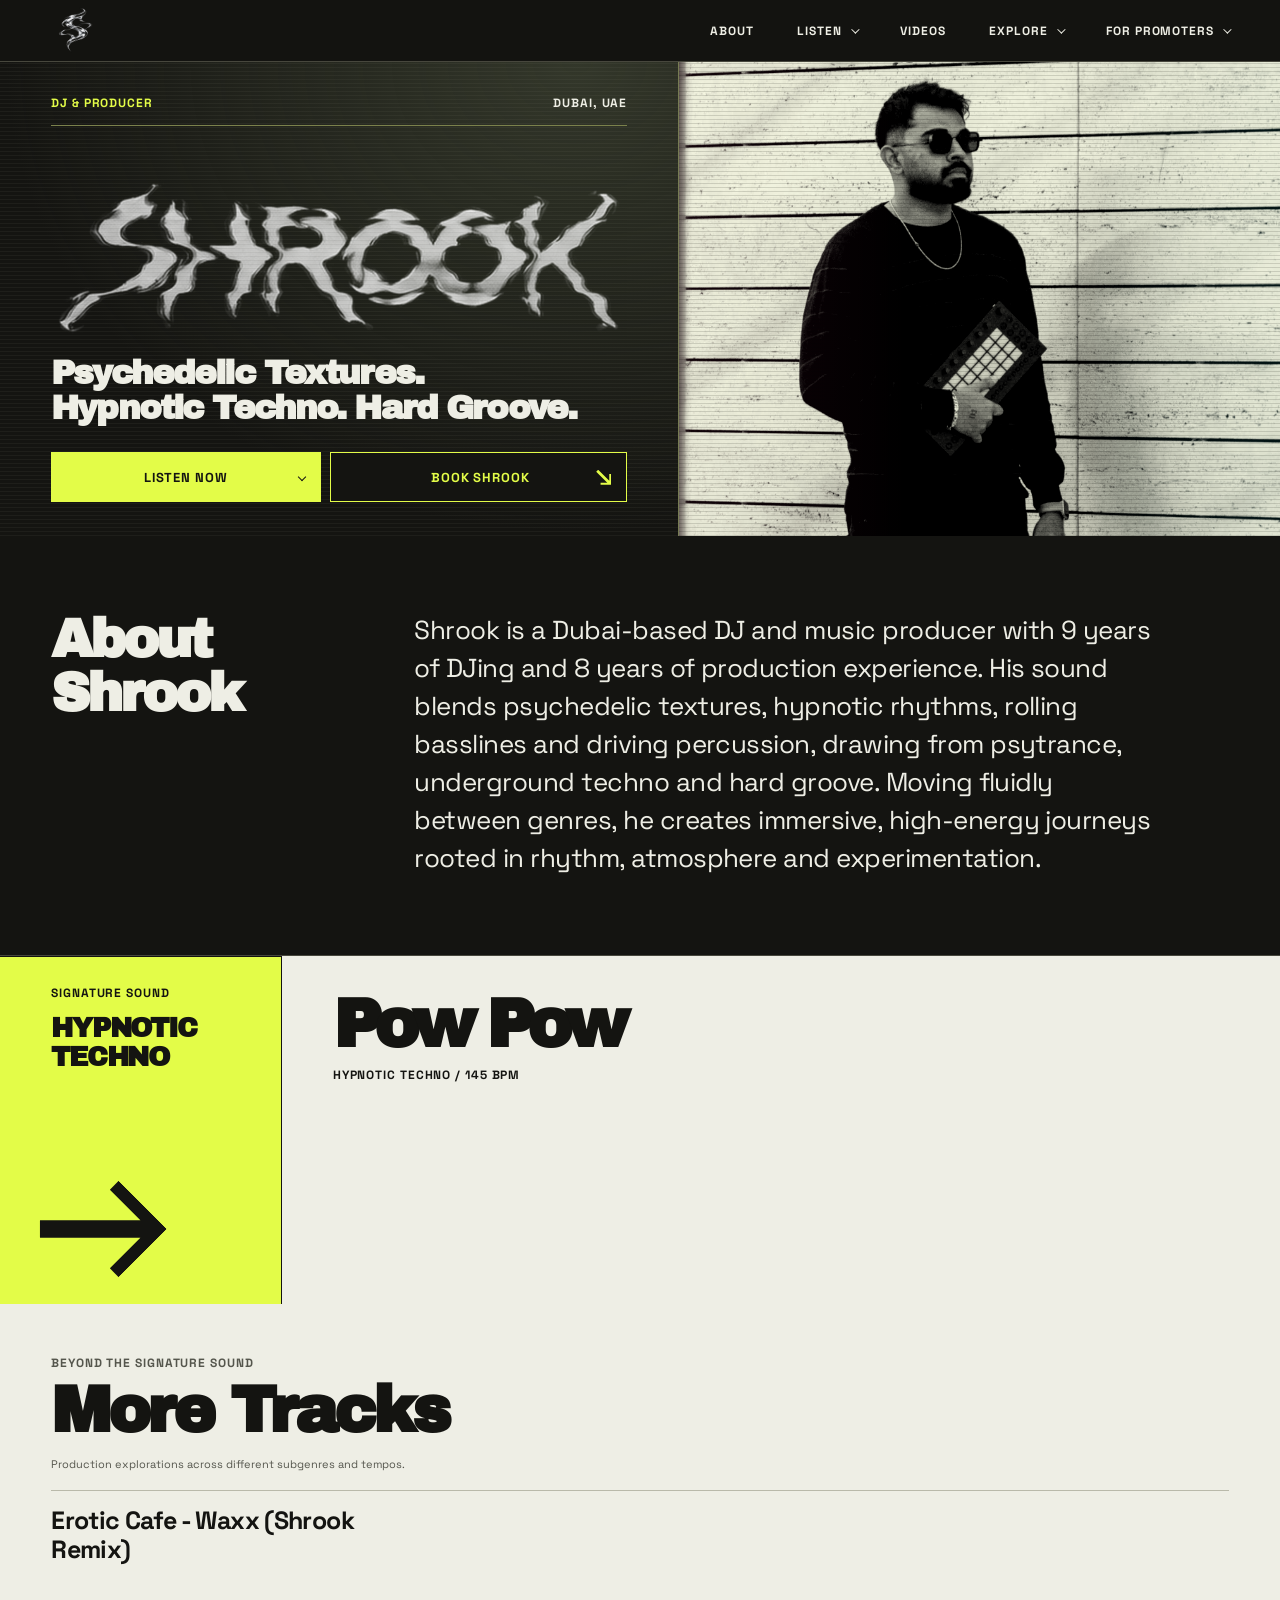
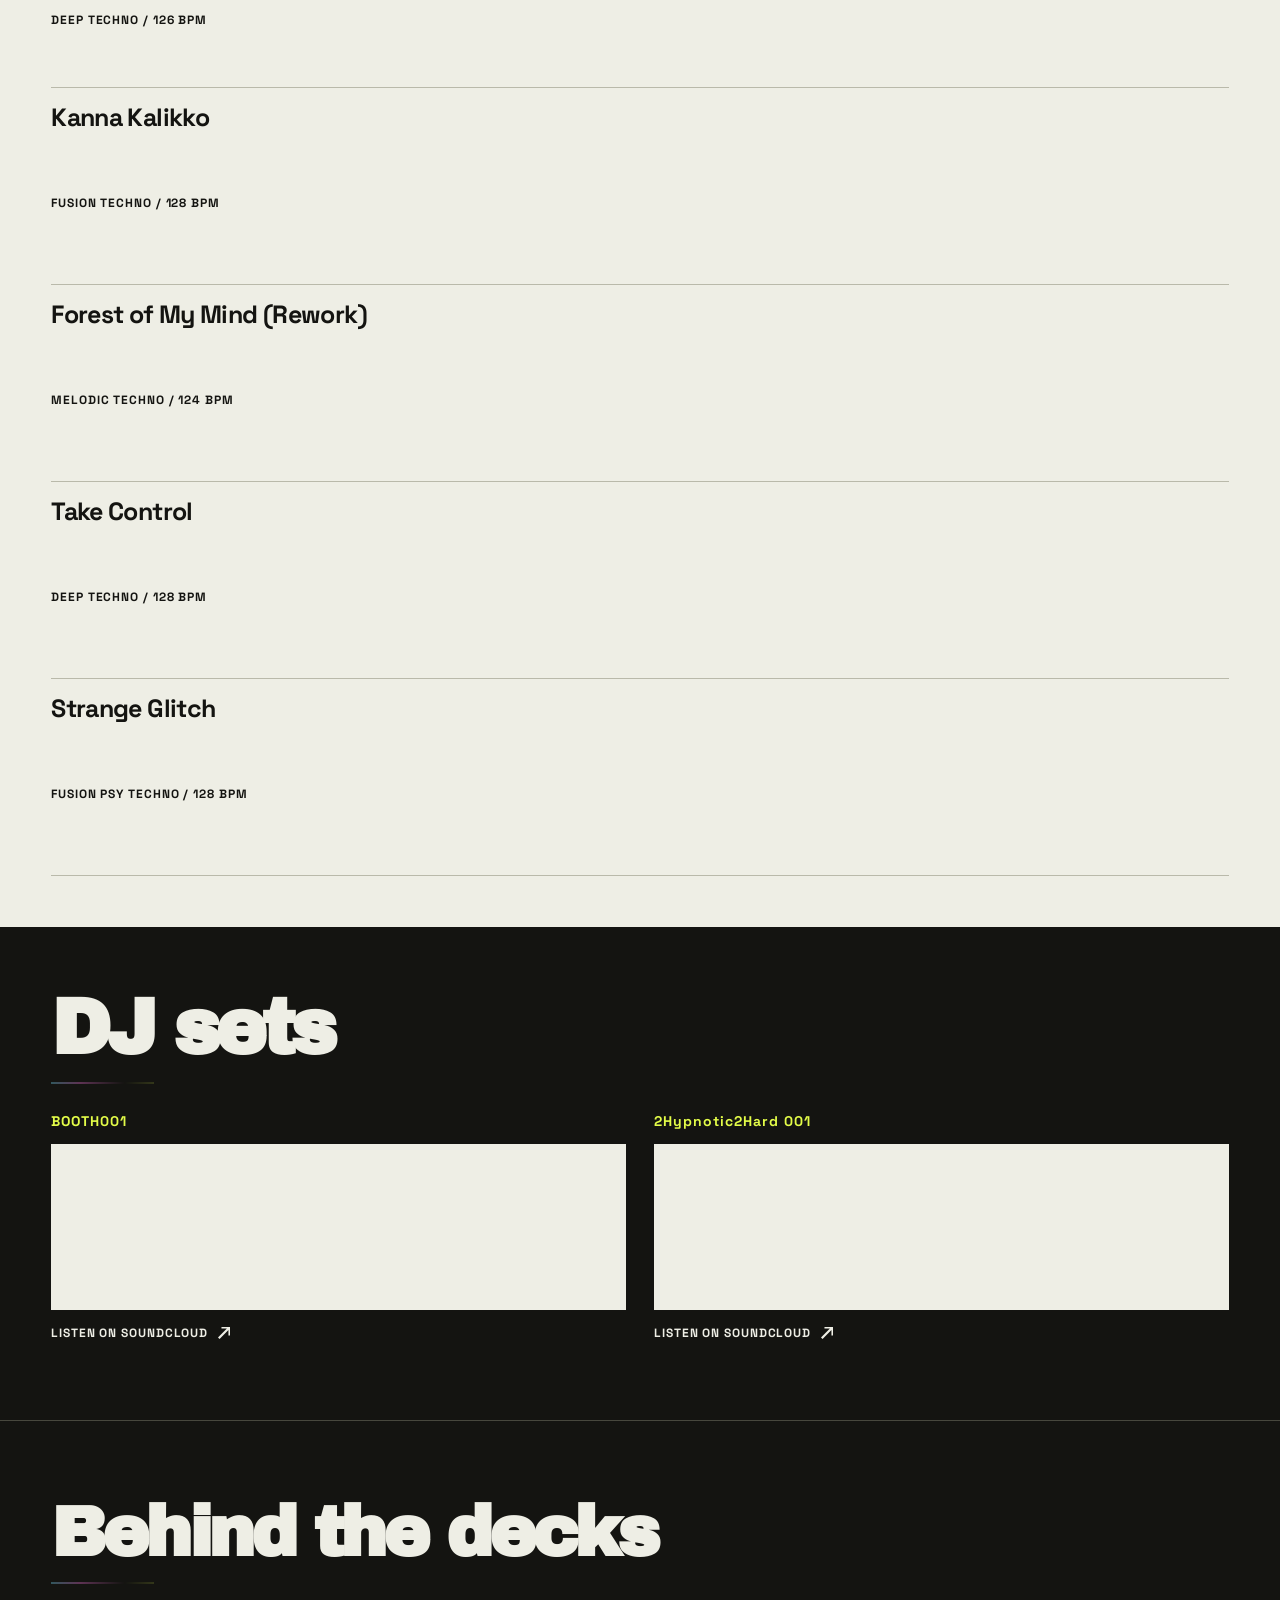
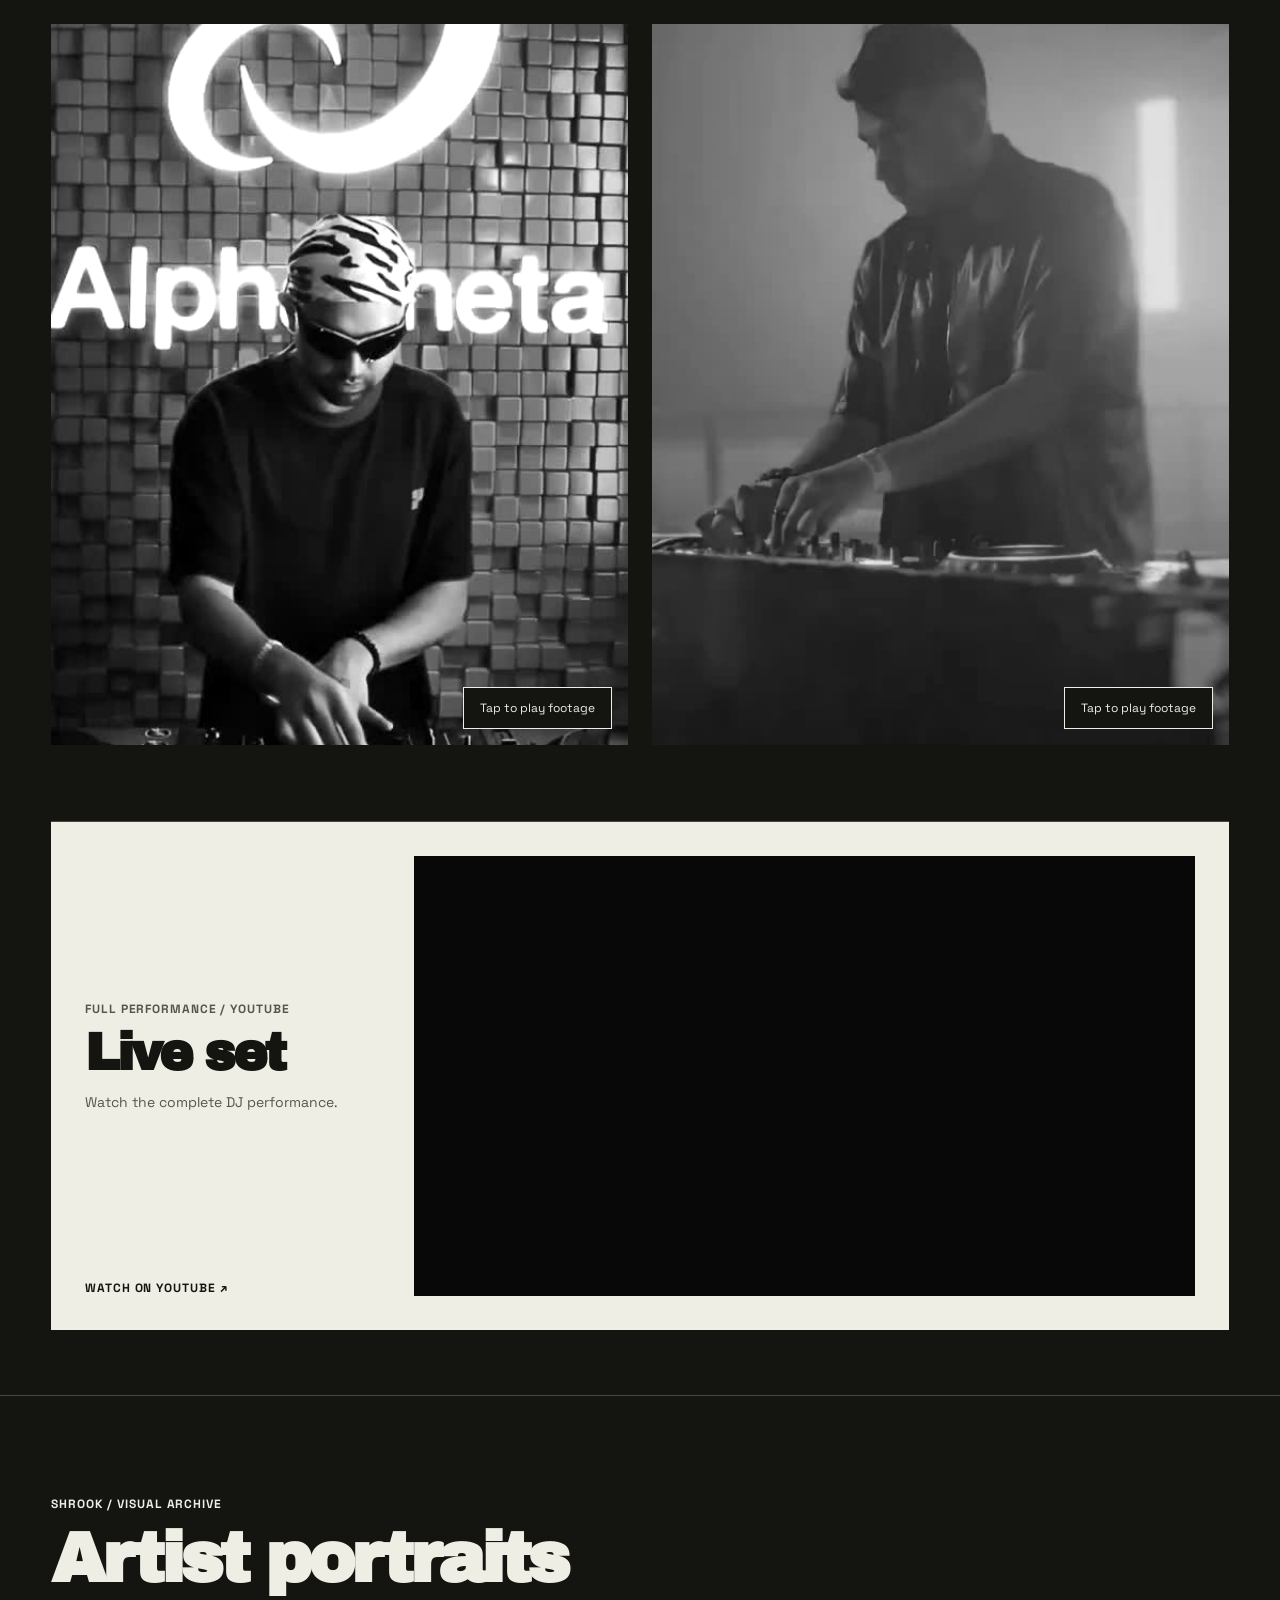
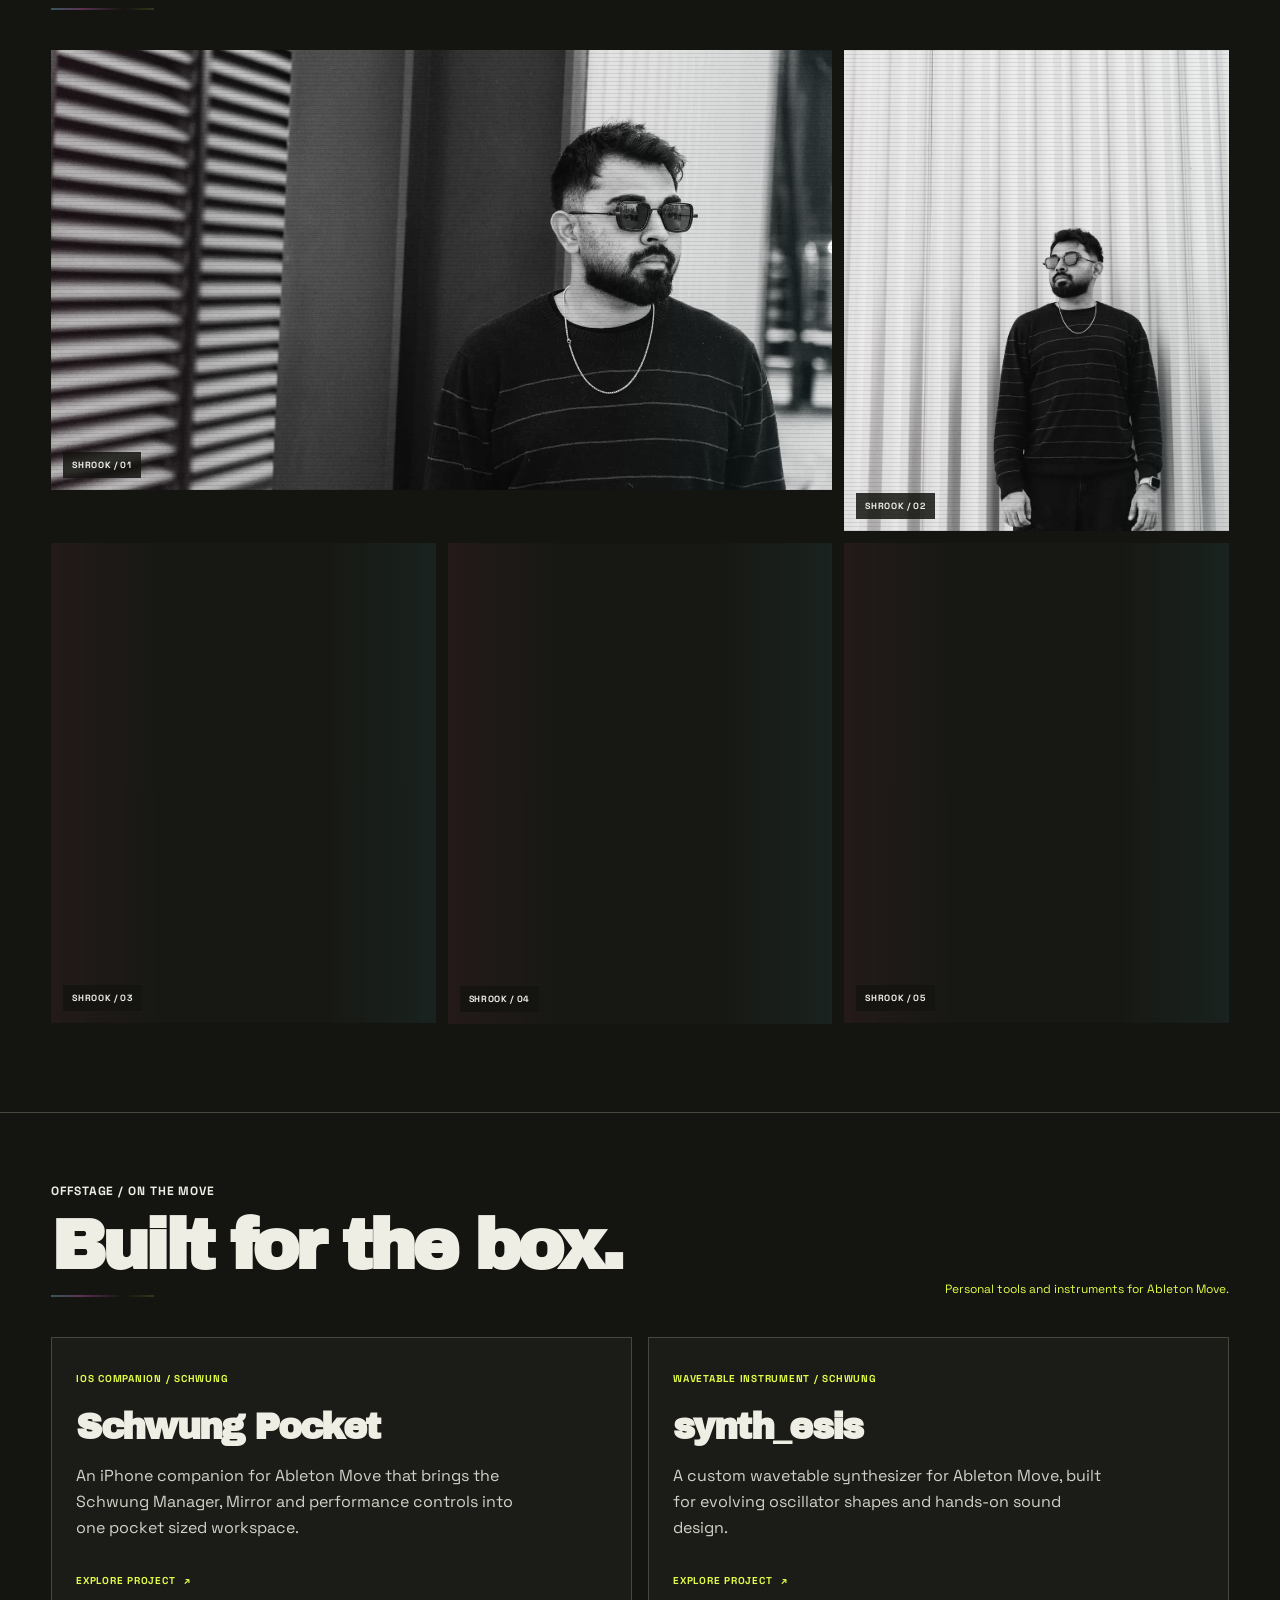
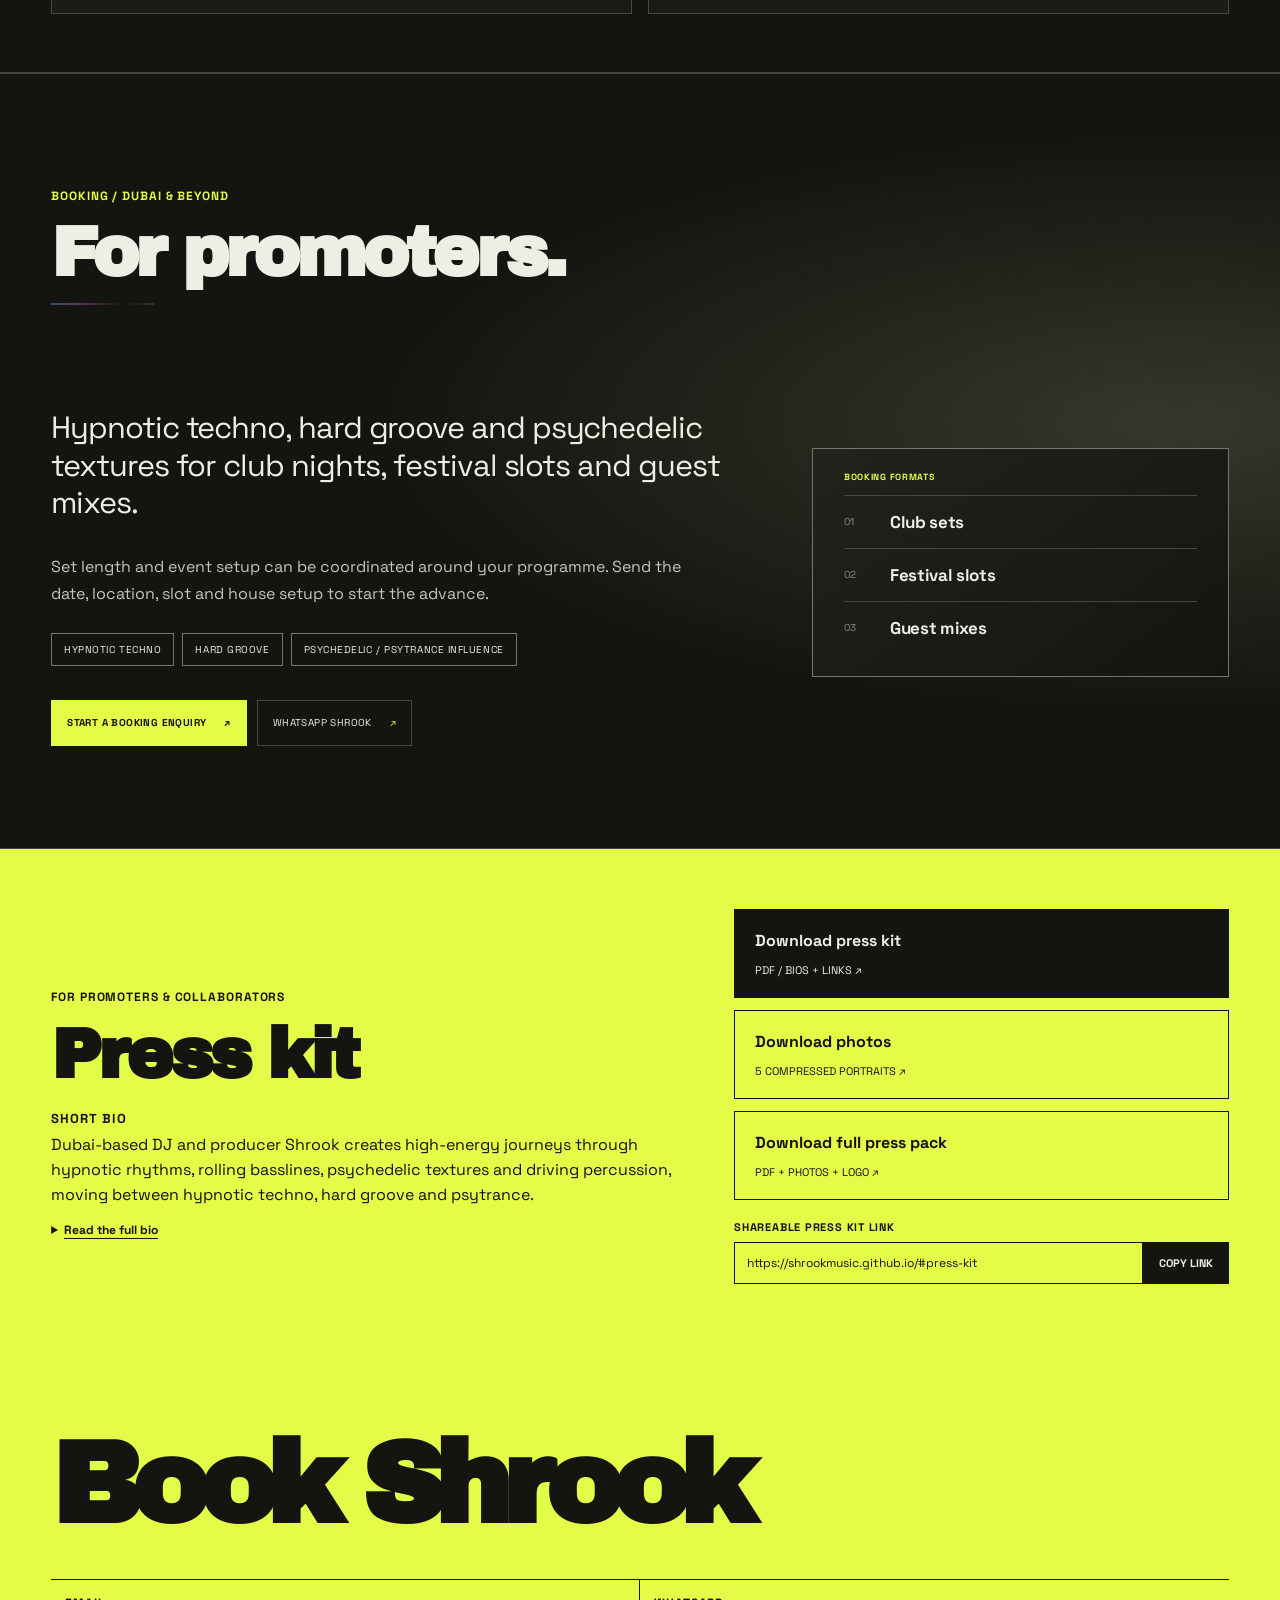
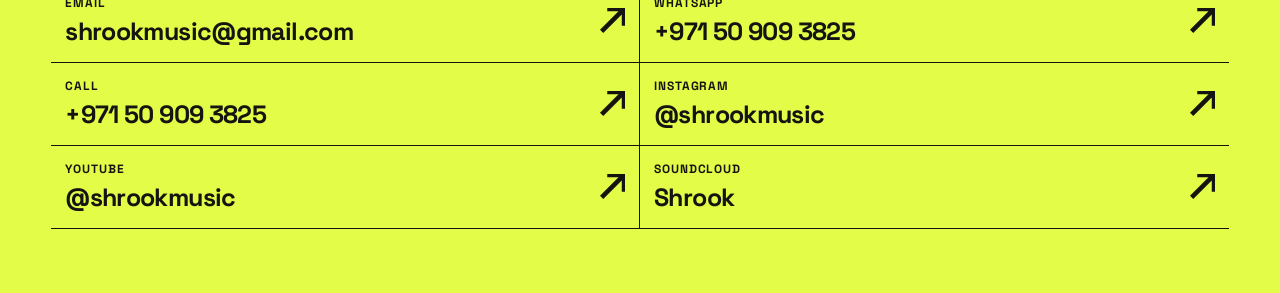
<file: index.html>
<!doctype html>
<html lang="en">
<head>
  <meta charset="utf-8">
  <meta name="viewport" content="width=device-width, initial-scale=1">
  <meta name="description" content="Shrook is a Dubai-based DJ and music producer creating hypnotic techno and hard groove journeys with psychedelic textures and driving percussion. Listen, watch and book.">
  <meta name="theme-color" content="#141411">
  <meta name="author" content="Shrook">
  <meta name="robots" content="index, follow, max-image-preview:large">
  <link rel="canonical" href="https://shrookmusic.github.io/">
  <link rel="icon" href="assets/favicon.ico?v=20261124" sizes="any">
  <link rel="icon" type="image/png" sizes="16x16" href="assets/shrook-favicon-16.png?v=20261124">
  <link rel="icon" type="image/png" sizes="32x32" href="assets/shrook-favicon-32.png?v=20261124">
  <link rel="apple-touch-icon" href="assets/shrook-apple-touch-icon.png?v=20261124">
  <meta property="og:type" content="website">
  <meta property="og:site_name" content="Shrook">
  <meta property="og:title" content="Shrook - Sonic Architect">
  <meta property="og:description" content="Hypnotic techno, hard groove and psychedelic textures. Listen to tracks and DJ sets, watch performances, and book Shrook.">
  <meta property="og:url" content="https://shrookmusic.github.io/">
  <meta property="og:image" content="https://shrookmusic.github.io/assets/shrook-social-preview.jpg">
  <meta property="og:image:width" content="1200">
  <meta property="og:image:height" content="630">
  <meta property="og:image:alt" content="Shrook — Dubai DJ and producer, with chrome wordmark and monochrome portrait">
  <meta name="twitter:card" content="summary_large_image">
  <meta name="twitter:title" content="Shrook - Sonic Architect">
  <meta name="twitter:description" content="Hypnotic techno, hard groove and psychedelic textures. Listen, watch and book Shrook.">
  <meta name="twitter:image" content="https://shrookmusic.github.io/assets/shrook-social-preview.jpg">
  <title>Shrook - Sonic Architect</title>
  <script type="application/ld+json">
  {
    "@context": "https://schema.org",
    "@type": "Person",
    "name": "Shrook",
    "jobTitle": "DJ and music producer",
    "url": "https://shrookmusic.github.io/",
    "image": "https://shrookmusic.github.io/assets/shrook-portrait.webp",
    "email": "shrookmusic@gmail.com",
    "telephone": "+971509093825",
    "address": {"@type": "PostalAddress", "addressLocality": "Dubai", "addressCountry": "AE"},
    "sameAs": [
      "https://www.instagram.com/shrookmusic/",
      "https://www.youtube.com/@shrookmusic",
      "https://soundcloud.com/shrookie"
    ],
    "knowsAbout": ["Hypnotic techno", "Hard groove", "Psytrance", "DJing", "Music production"]
  }
  </script>
  <link rel="preconnect" href="https://fonts.googleapis.com">
  <link rel="preconnect" href="https://fonts.gstatic.com" crossorigin>
  <link href="https://fonts.googleapis.com/css2?family=Archivo+Black&family=Space+Grotesk:wght@400;500;600;700&display=swap" rel="stylesheet">
  <link rel="stylesheet" href="style.css?v=monogram-transparent-20261125">
  <link rel="preload" href="assets/shrook-portrait.webp" as="image">
  <script defer src="waveform.js"></script>
  <script defer src="player.js"></script>
  <script defer src="navigation.js"></script>
  <script defer src="experience.js?v=controls-polish-20261115"></script>
  <script defer src="booking.js"></script>
</head>
<body>
  <a class="skip" href="#main">Skip to content</a>
  <header class="site-header" id="top">
    <div class="shell header-inner">
      <a class="header-logo monogram" href="#top" aria-label="Shrook home"><img src="assets/shrook-monogram-transparent.png?v=20261125" alt="SHROOK monogram"></a>
      <nav aria-label="Main navigation">
        <a href="#about">About</a>
        <details class="listen-menu tracks-menu">
          <summary>Listen</summary>
          <div class="listen-options">
            <a href="#listen">Tracks</a>
            <a href="#mixes">DJ sets</a>
          </div>
        </details>
        <a href="#performance">Videos</a>
        <details class="listen-menu">
          <summary>Explore</summary>
          <div class="listen-options">
            <a class="mobile-video-link" href="#performance">Videos</a>
            <a href="#visuals">Portraits</a>
            <a href="#projects">Built for the box</a> <a href="/self-care/">Self-Care Cards</a>
          </div>
        </details>
        <details class="listen-menu booking-menu">
          <summary>For promoters</summary>
          <div class="listen-options">
            <a href="#promoters">For promoters</a>
            <a href="#press-kit">Press kit</a>
            <a href="#contact">Contact</a>
          </div>
        </details>
      </nav>
    </div>
  </header>
  <main id="main">
    <section class="hero" aria-labelledby="hero-title">
      <div class="hero-copy">
        <p class="label hero-location">DJ &amp; producer <span>Dubai, UAE</span></p>
        <h1 id="hero-title" class="hero-title wordmark"><img src="assets/shrook-wordmark.webp" alt="Shrook"></h1>
        <p class="hero-genre">Psychedelic Textures.<br>Hypnotic Techno. Hard Groove.</p>
        <div class="hero-actions">
          <details class="listen-menu hero-listen-menu">
            <summary class="hero-link">Listen now</summary>
            <div class="listen-options">
              <a href="#listen">Tracks</a>
              <a href="#mixes">DJ sets</a>
            </div>
          </details>
          <a class="hero-link hero-link-secondary" href="#contact">Book Shrook <span class="arrow" aria-hidden="true"></span></a>
        </div>
      </div>
      <div class="hero-portrait">
        <img src="assets/shrook-portrait.webp" alt="Shrook wearing sunglasses and holding a music controller" fetchpriority="high" width="1414" height="2000">
      </div>
    </section>
    <section class="about shell" id="about" aria-labelledby="about-title">
      <div class="about-heading"><h2 id="about-title">About Shrook</h2></div>
      <p>Shrook is a Dubai-based DJ and music producer with 9 years of DJing and 8 years of production experience. His sound blends psychedelic textures, hypnotic rhythms, rolling basslines and driving percussion, drawing from psytrance, underground techno and hard groove. Moving fluidly between genres, he creates immersive, high-energy journeys rooted in rhythm, atmosphere and experimentation.</p>
    </section>
    <section class="listening" id="listen" aria-labelledby="title-pow-pow">
      <div class="listening-banner"><span>Signature sound<br><strong>Hypnotic techno</strong></span><span class="arrow" aria-hidden="true"></span></div>
      <article class="track featured-track" data-track="pow-pow" aria-labelledby="title-pow-pow">
        <div class="track-content">
          <h2 id="title-pow-pow">Pow Pow</h2>
          <p class="track-meta label">Hypnotic techno / 145 BPM</p>
          <div class="track-stream"><iframe title="Pow Pow on SoundCloud" src="https://w.soundcloud.com/player/?url=https%3A//soundcloud.com/shrookie/shrook-pow-pow-v1&amp;color=%23e3fc48&amp;auto_play=false&amp;hide_related=true&amp;show_comments=false&amp;show_user=false&amp;show_reposts=false&amp;visual=false" width="100%" height="166" loading="lazy" allow="autoplay"></iframe></div>
          <div class="player" hidden>
            <button class="play" type="button" aria-label="Play Pow Pow"><span aria-hidden="true"></span></button>
            <div class="timeline">
              <div class="seek">
                <div class="wave" aria-hidden="true"></div>
                <input type="range" min="0" max="322.296" value="0" step="0.1" aria-label="Seek through Pow Pow" aria-valuetext="0:00 of 5:22">
              </div>
              <div class="times label"><span class="elapsed">0:00</span><span class="duration">5:22</span></div>
            </div>
          </div>
          <p class="player-status" role="status" hidden></p>
        </div>
      </article>
    </section>
    <section class="catalog shell" aria-labelledby="catalog-title">
      <div class="catalog-heading"><div><p class="label">Beyond the signature sound</p><h2 id="catalog-title">More Tracks</h2></div><p>Production explorations across different subgenres and tempos.</p></div>
      <article class="track catalog-track" data-track="waxx" aria-labelledby="title-waxx">
        <div class="track-content">
          <h3 id="title-waxx">Erotic Cafe - Waxx (Shrook Remix)</h3>
          <p class="track-meta label">Deep techno / 126 BPM</p>
          <div class="track-stream"><iframe title="Erotic Cafe - Waxx (Shrook Remix) on SoundCloud" src="https://w.soundcloud.com/player/?url=https%3A//api.soundcloud.com/tracks/2434790166%3Fsecret_token%3Ds-AF9lnsOB8kl&amp;color=%23e3fc48&amp;auto_play=false&amp;hide_related=true&amp;show_comments=false&amp;show_user=false&amp;show_reposts=false&amp;visual=false" width="100%" height="166" loading="lazy" allow="autoplay"></iframe></div>
          <div class="player" hidden>
            <button class="play" type="button" aria-label="Play Erotic Cafe - Waxx (Shrook Remix)"><span aria-hidden="true"></span></button>
            <div class="timeline">
              <div class="seek">
                <div class="wave" aria-hidden="true"></div>
                <input type="range" min="0" max="236.225" value="0" step="0.1" aria-label="Seek through Erotic Cafe - Waxx (Shrook Remix)" aria-valuetext="0:00 of 3:56">
              </div>
              <div class="times label"><span class="elapsed">0:00</span><span class="duration">3:56</span></div>
            </div>
          </div>
          <p class="player-status" role="status" hidden></p>
        </div>
      </article>
      <article class="track catalog-track" data-track="kanna-kalikko" aria-labelledby="title-kanna-kalikko">
        <div class="track-content">
          <h3 id="title-kanna-kalikko">Kanna Kalikko</h3>
          <p class="track-meta label">Fusion techno / 128 BPM</p>
          <div class="track-stream"><iframe title="Kanna Kalikko on SoundCloud" src="https://w.soundcloud.com/player/?url=https%3A//api.soundcloud.com/tracks/2434790385%3Fsecret_token%3Ds-CPJvi0xFhHO&amp;color=%23e3fc48&amp;auto_play=false&amp;hide_related=true&amp;show_comments=false&amp;show_user=false&amp;show_reposts=false&amp;visual=false" width="100%" height="166" loading="lazy" allow="autoplay"></iframe></div>
          <div class="player" hidden>
            <button class="play" type="button" aria-label="Play Kanna Kalikko"><span aria-hidden="true"></span></button>
            <div class="timeline">
              <div class="seek">
                <div class="wave" aria-hidden="true"></div>
                <input type="range" min="0" max="259.056" value="0" step="0.1" aria-label="Seek through Kanna Kalikko" aria-valuetext="0:00 of 4:19">
              </div>
              <div class="times label"><span class="elapsed">0:00</span><span class="duration">4:19</span></div>
            </div>
          </div>
          <p class="player-status" role="status" hidden></p>
        </div>
      </article>
      <article class="track catalog-track" data-track="forest-of-my-mind" aria-labelledby="title-forest-of-my-mind">
        <div class="track-content">
          <h3 id="title-forest-of-my-mind">Forest of My Mind (Rework)</h3>
          <p class="track-meta label">Melodic techno / 124 BPM</p>
          <div class="track-stream"><iframe title="Forest of My Mind (Rework) on SoundCloud" src="https://w.soundcloud.com/player/?url=https%3A//api.soundcloud.com/tracks/2434789266%3Fsecret_token%3Ds-YbzOTZRITu2&amp;color=%23e3fc48&amp;auto_play=false&amp;hide_related=true&amp;show_comments=false&amp;show_user=false&amp;show_reposts=false&amp;visual=false" width="100%" height="166" loading="lazy" allow="autoplay"></iframe></div>
          <div class="player" hidden>
            <button class="play" type="button" aria-label="Play Forest of My Mind (Rework)"><span aria-hidden="true"></span></button>
            <div class="timeline">
              <div class="seek">
                <div class="wave" aria-hidden="true"></div>
                <input type="range" min="0" max="201.300" value="0" step="0.1" aria-label="Seek through Forest of My Mind (Rework)" aria-valuetext="0:00 of 3:21">
              </div>
              <div class="times label"><span class="elapsed">0:00</span><span class="duration">3:21</span></div>
            </div>
          </div>
          <p class="player-status" role="status" hidden></p>
        </div>
      </article>
      <article class="track catalog-track" data-track="take-control" aria-labelledby="title-take-control">
        <div class="track-content">
          <h3 id="title-take-control">Take Control</h3>
          <p class="track-meta label">Deep techno / 128 BPM</p>
          <div class="track-stream"><iframe title="Take Control on SoundCloud" src="https://w.soundcloud.com/player/?url=https%3A//api.soundcloud.com/tracks/2434790667%3Fsecret_token%3Ds-qFYYI7vj5gI&amp;color=%23e3fc48&amp;auto_play=false&amp;hide_related=true&amp;show_comments=false&amp;show_user=false&amp;show_reposts=false&amp;visual=false" width="100%" height="166" loading="lazy" allow="autoplay"></iframe></div>
          <div class="player" hidden>
            <button class="play" type="button" aria-label="Play Take Control"><span aria-hidden="true"></span></button>
            <div class="timeline">
              <div class="seek">
                <div class="wave" aria-hidden="true"></div>
                <input type="range" min="0" max="287.256" value="0" step="0.1" aria-label="Seek through Take Control" aria-valuetext="0:00 of 4:47">
              </div>
              <div class="times label"><span class="elapsed">0:00</span><span class="duration">4:47</span></div>
            </div>
          </div>
          <p class="player-status" role="status" hidden></p>
        </div>
      </article>
      <article class="track catalog-track" data-track="strange-glitch" aria-labelledby="title-strange-glitch">
        <div class="track-content">
          <h3 id="title-strange-glitch">Strange Glitch</h3>
          <p class="track-meta label">Fusion psy techno / 128 BPM</p>
          <div class="track-stream"><iframe title="Strange Glitch on SoundCloud" src="https://w.soundcloud.com/player/?url=https%3A//soundcloud.com/shrookie/strange-glitch&amp;color=%23e3fc48&amp;auto_play=false&amp;hide_related=true&amp;show_comments=false&amp;show_user=false&amp;show_reposts=false&amp;visual=false" width="100%" height="166" loading="lazy" allow="autoplay"></iframe></div>
          <div class="player" hidden>
            <button class="play" type="button" aria-label="Play Strange Glitch"><span aria-hidden="true"></span></button>
            <div class="timeline">
              <div class="seek">
                <div class="wave" aria-hidden="true"></div>
                <input type="range" min="0" max="420.049" value="0" step="0.1" aria-label="Seek through Strange Glitch" aria-valuetext="0:00 of 7:00">
              </div>
              <div class="times label"><span class="elapsed">0:00</span><span class="duration">7:00</span></div>
            </div>
          </div>
          <p class="player-status" role="status" hidden></p>
        </div>
      </article>
    </section>
    <section class="mixes shell" id="mixes" aria-labelledby="mixes-title">
      <h2 id="mixes-title">DJ sets</h2>
      <div class="mix-grid">
      <article class="mix">
        <h3>BOOTH001</h3>
        <iframe title="BOOTH001 on SoundCloud" src="https://w.soundcloud.com/player/?url=https%3A%2F%2Fsoundcloud.com%2Fshrookie%2Fbooth001&amp;color=%23e3fc48&amp;auto_play=false&amp;hide_related=true&amp;show_comments=false&amp;show_user=true&amp;show_reposts=false&amp;visual=false" width="100%" height="166" loading="lazy" allow="autoplay"></iframe>
        <a class="label mix-link" href="https://soundcloud.com/shrookie/booth001" target="_blank" rel="noopener noreferrer">Listen on SoundCloud <span class="arrow arrow-up" aria-hidden="true"></span></a>
      </article>
      <article class="mix">
        <h3>2Hypnotic2Hard 001</h3>
        <iframe title="2Hypnotic2Hard 001 on SoundCloud" src="https://w.soundcloud.com/player/?url=https%3A%2F%2Fsoundcloud.com%2Fshrookie%2F2hard1heart-001&amp;color=%23e3fc48&amp;auto_play=false&amp;hide_related=true&amp;show_comments=false&amp;show_user=true&amp;show_reposts=false&amp;visual=false" width="100%" height="166" loading="lazy" allow="autoplay"></iframe>
        <a class="label mix-link" href="https://soundcloud.com/shrookie/2hard1heart-001" target="_blank" rel="noopener noreferrer">Listen on SoundCloud <span class="arrow arrow-up" aria-hidden="true"></span></a>
      </article>
      </div>
    </section>
    <section class="performance shell" id="performance" aria-labelledby="performance-title">
      <div class="section-heading"><h2 id="performance-title">Behind the decks</h2></div>
      <div class="performance-grid">
        <figure><div class="video-frame"><video muted loop playsinline preload="none" poster="assets/performance-1.jpg" aria-label="Shrook performing at the decks, clip one"><source src="assets/performance-1.mp4" type="video/mp4"></video><button class="video-toggle" type="button">Play footage</button></div></figure>
        <figure><div class="video-frame"><video muted loop playsinline preload="none" poster="assets/performance-2.jpg" aria-label="Shrook DJing under club lighting, clip two"><source src="assets/performance-2.mp4" type="video/mp4"></video><button class="video-toggle" type="button">Play footage</button></div></figure>
      </div>
      <div class="featured-set" aria-labelledby="live-set-title">
        <div class="featured-set-heading"><p class="label">Full performance / YouTube</p><h3 id="live-set-title">Live set</h3><p>Watch the complete DJ performance.</p></div>
        <div class="youtube-frame"><iframe title="Shrook — full DJ performance set" src="https://www.youtube-nocookie.com/embed/69jUDDTimg0" loading="lazy" allow="accelerometer; autoplay; clipboard-write; encrypted-media; gyroscope; picture-in-picture; web-share" referrerpolicy="strict-origin-when-cross-origin" allowfullscreen></iframe></div>
        <a class="label live-set-link" href="https://youtu.be/69jUDDTimg0" target="_blank" rel="noopener noreferrer">Watch on YouTube <span aria-hidden="true">↗</span></a>
      </div>
    </section>
    <section class="visual-archive shell" id="visuals" aria-labelledby="visuals-title">
      <div class="section-heading"><div><p class="label">Shrook / visual archive</p><h2 id="visuals-title">Artist portraits</h2></div></div>
      <div class="visual-gallery">
        <figure class="visual-card"><img src="assets/shrook-visual-01.webp" alt="Shrook in sunglasses, portrait in Dubai" width="1400" height="933" loading="lazy" decoding="async"><figcaption class="label">Shrook / 01</figcaption></figure>
        <figure class="visual-card"><img src="assets/shrook-visual-02.webp" alt="Full-length portrait of Shrook in a black sweater" width="933" height="1400" loading="lazy" decoding="async"><figcaption class="label">Shrook / 02</figcaption></figure>
        <figure class="visual-card"><img src="assets/shrook-visual-03.webp" alt="Shrook standing against a pale architectural wall" width="1153" height="1400" loading="lazy" decoding="async"><figcaption class="label">Shrook / 03</figcaption></figure>
        <figure class="visual-card"><img src="assets/shrook-visual-04.webp" alt="Shrook in a blue shirt and chrome accessories" width="783" height="1400" loading="lazy" decoding="async"><figcaption class="label">Shrook / 04</figcaption></figure>
        <figure class="visual-card"><img src="assets/shrook-visual-05.webp" alt="Black and white side portrait of Shrook" width="1081" height="1400" loading="lazy" decoding="async"><figcaption class="label">Shrook / 05</figcaption></figure>
      </div>
    </section>
    <section class="side-projects shell" id="projects" aria-labelledby="projects-title">
      <div class="section-heading"><div><p class="label">Offstage / on the Move</p><h2 id="projects-title">Built for the box.</h2></div><p>Personal tools and instruments for Ableton Move.</p></div>
      <div class="project-grid">
        <article class="project-card"><p class="label">iOS companion / Schwung</p><h3>Schwung Pocket</h3><p>An iPhone companion for Ableton Move that brings the Schwung Manager, Mirror and performance controls into one pocket sized workspace.</p><a class="label" href="https://github.com/chutneyrebel/schwung-pocket" target="_blank" rel="noopener noreferrer">Explore project <span aria-hidden="true">↗</span></a></article>
        <article class="project-card"><p class="label">Wavetable instrument / Schwung</p><h3>synth_esis</h3><p>A custom wavetable synthesizer for Ableton Move, built for evolving oscillator shapes and hands-on sound design.</p><a class="label" href="https://github.com/chutneyrebel/synth_esis" target="_blank" rel="noopener noreferrer">Explore project <span aria-hidden="true">↗</span></a></article>
      </div>
    </section>
    <section class="promoter-section shell" id="promoters" aria-labelledby="promoter-title">
      <div class="section-heading"><div><p class="label">Booking / Dubai &amp; beyond</p><h2 id="promoter-title">For promoters.</h2></div></div>
      <div class="promoter-grid">
        <div class="promoter-copy"><p class="promoter-intro">Hypnotic techno, hard groove and psychedelic textures for club nights, festival slots and guest mixes.</p><p>Set length and event setup can be coordinated around your programme. Send the date, location, slot and house setup to start the advance.</p>
          <div class="sound-tags"><span>Hypnotic techno</span><span>Hard groove</span><span>Psychedelic / psytrance influence</span></div>
          <div class="promoter-actions"><button class="promoter-primary" type="button" data-open-booking>Start a booking enquiry <span>↗</span></button><a href="https://wa.me/971509093825?text=Hi%20Shrook%2C%20I%E2%80%99d%20like%20to%20enquire%20about%20booking%20you." target="_blank" rel="noopener noreferrer">WhatsApp Shrook <span>↗</span></a></div>
        </div>
        <aside class="booking-formats" aria-label="Available booking formats"><p class="label">Booking formats</p><div><span>01</span><strong>Club sets</strong></div><div><span>02</span><strong>Festival slots</strong></div><div><span>03</span><strong>Guest mixes</strong></div></aside>
      </div>
    </section>
    <section class="press-kit shell" id="press-kit" aria-labelledby="press-title">
      <div class="press-intro">
        <p class="label">For promoters &amp; collaborators</p>
        <h2 id="press-title">Press kit</h2>
        <div class="press-bio">
          <h3>Short bio</h3>
          <p>Dubai-based DJ and producer Shrook creates high-energy journeys through hypnotic rhythms, rolling basslines, psychedelic textures and driving percussion, moving between hypnotic techno, hard groove and psytrance.</p>
          <details class="long-bio">
            <summary>Read the full bio</summary>
            <p>Shrook is a Dubai-based DJ and music producer with 9 years of DJing and 8 years of production experience. His sound blends psychedelic textures, hypnotic rhythms, rolling basslines and driving percussion, drawing from psytrance, underground techno and hard groove. Moving fluidly between genres, he creates immersive, high-energy journeys rooted in rhythm, atmosphere and experimentation.</p>
          </details>
        </div>
      </div>
      <div class="press-actions">
        <a href="assets/Shrook-Press-Kit.pdf" download>Download press kit <span>PDF / bios + links ↗</span></a>
        <a href="assets/Shrook-Press-Photos.zip" download>Download photos <span>5 compressed portraits ↗</span></a>
        <a href="assets/Shrook-Press-Assets.zip" download>Download full press pack <span>PDF + photos + logo ↗</span></a>
        <div class="press-share">
          <label for="press-share-link">Shareable press kit link</label>
          <div><input id="press-share-link" type="url" value="https://shrookmusic.github.io/#press-kit" readonly><button type="button" data-copy-press-link>Copy link</button></div>
          <p class="press-copy-status" role="status" aria-live="polite"></p>
        </div>
      </div>
    </section>
  </main>
  <footer class="bookings shell" id="contact" aria-labelledby="booking-title">
    <h2 id="booking-title">Book Shrook</h2>
    <div class="booking-links">
      <a href="mailto:shrookmusic@gmail.com"><span class="label">Email</span><span>shrookmusic@gmail.com</span><span class="arrow arrow-up" aria-hidden="true"></span></a>
      <a href="https://wa.me/971509093825"><span class="label">WhatsApp</span><span>+971 50 909 3825</span><span class="arrow arrow-up" aria-hidden="true"></span></a>
      <a href="tel:+971509093825"><span class="label">Call</span><span>+971 50 909 3825</span><span class="arrow arrow-up" aria-hidden="true"></span></a>
      <a href="https://www.instagram.com/shrookmusic/" target="_blank" rel="noopener noreferrer"><span class="label">Instagram</span><span>@shrookmusic</span><span class="arrow arrow-up" aria-hidden="true"></span></a>
      <a href="https://www.youtube.com/@shrookmusic" target="_blank" rel="noopener noreferrer"><span class="label">YouTube</span><span>@shrookmusic</span><span class="arrow arrow-up" aria-hidden="true"></span></a>
      <a href="https://soundcloud.com/shrookie" target="_blank" rel="noopener noreferrer"><span class="label">SoundCloud</span><span>Shrook</span><span class="arrow arrow-up" aria-hidden="true"></span></a>
    </div>
  </footer>
  <dialog class="booking-dialog" id="booking-dialog" aria-labelledby="booking-dialog-title">
    <div class="booking-dialog-inner">
      <button class="dialog-close" type="button" aria-label="Close booking enquiry">×</button>
      <p class="label">Booking / Shrook</p>
      <h2 id="booking-dialog-title">Start an enquiry</h2>
      <p class="dialog-hint">Edit the message below, then copy it or open it in your email app.</p>
      <label for="booking-message">Message template</label>
      <textarea id="booking-message" rows="12" spellcheck="true">Hi Shrook,&#10;&#10;I'd like to enquire about booking you.&#10;&#10;Event name:&#10;Date and time:&#10;City / venue:&#10;Event type (club / festival / guest mix):&#10;Requested set length:&#10;Available house setup:&#10;Budget (optional):&#10;Contact name and number:&#10;Event link / extra details:&#10;&#10;Thanks!</textarea>
      <div class="dialog-actions"><button class="copy-enquiry" type="button">Copy message</button><a class="email-enquiry" href="mailto:shrookmusic@gmail.com?subject=Shrook%20booking%20inquiry">Open email</a></div>
      <p class="copy-status" role="status" aria-live="polite"></p>
    </div>
  </dialog>
  <aside class="sticky-player" aria-label="Persistent music player" hidden>
    <a class="sticky-title" href="#listen"><span class="sticky-titleline"><strong><span class="sticky-track-name" data-text="Pow Pow">Pow Pow</span></strong><span class="sticky-bpm label">145 BPM</span></span><span class="sticky-subline"><span class="sticky-subtitle">Hypnotic techno</span></span></a>
    <div class="sticky-controls" aria-label="Playback controls">
      <button class="sticky-prev" type="button" aria-label="Previous track">⏮</button>
      <button class="sticky-play" type="button" aria-label="Play current DJ set" data-playing="false"><svg class="play-icon" viewBox="0 0 24 24" aria-hidden="true"><path d="M8 5v14l11-7z"/></svg><svg class="pause-icon" viewBox="0 0 24 24" aria-hidden="true"><path d="M7 5h4v14H7zM15 5h4v14h-4z"/></svg></button>
      <button class="sticky-next" type="button" aria-label="Next track">⏭</button>
      <span class="playing-signal" aria-hidden="true"><i></i><i></i><i></i><i></i><i></i></span>
    </div>
    <div class="sticky-native-audio" hidden></div>
    <div class="sticky-progress"><input type="range" min="0" max="1" value="0" step="0.1" aria-label="Seek in current DJ set"><span class="sticky-time">0:00 / 0:00</span></div>
    <button class="sticky-close" type="button" aria-label="Close player">×</button>
  </aside>
</body>
</html>
</file>
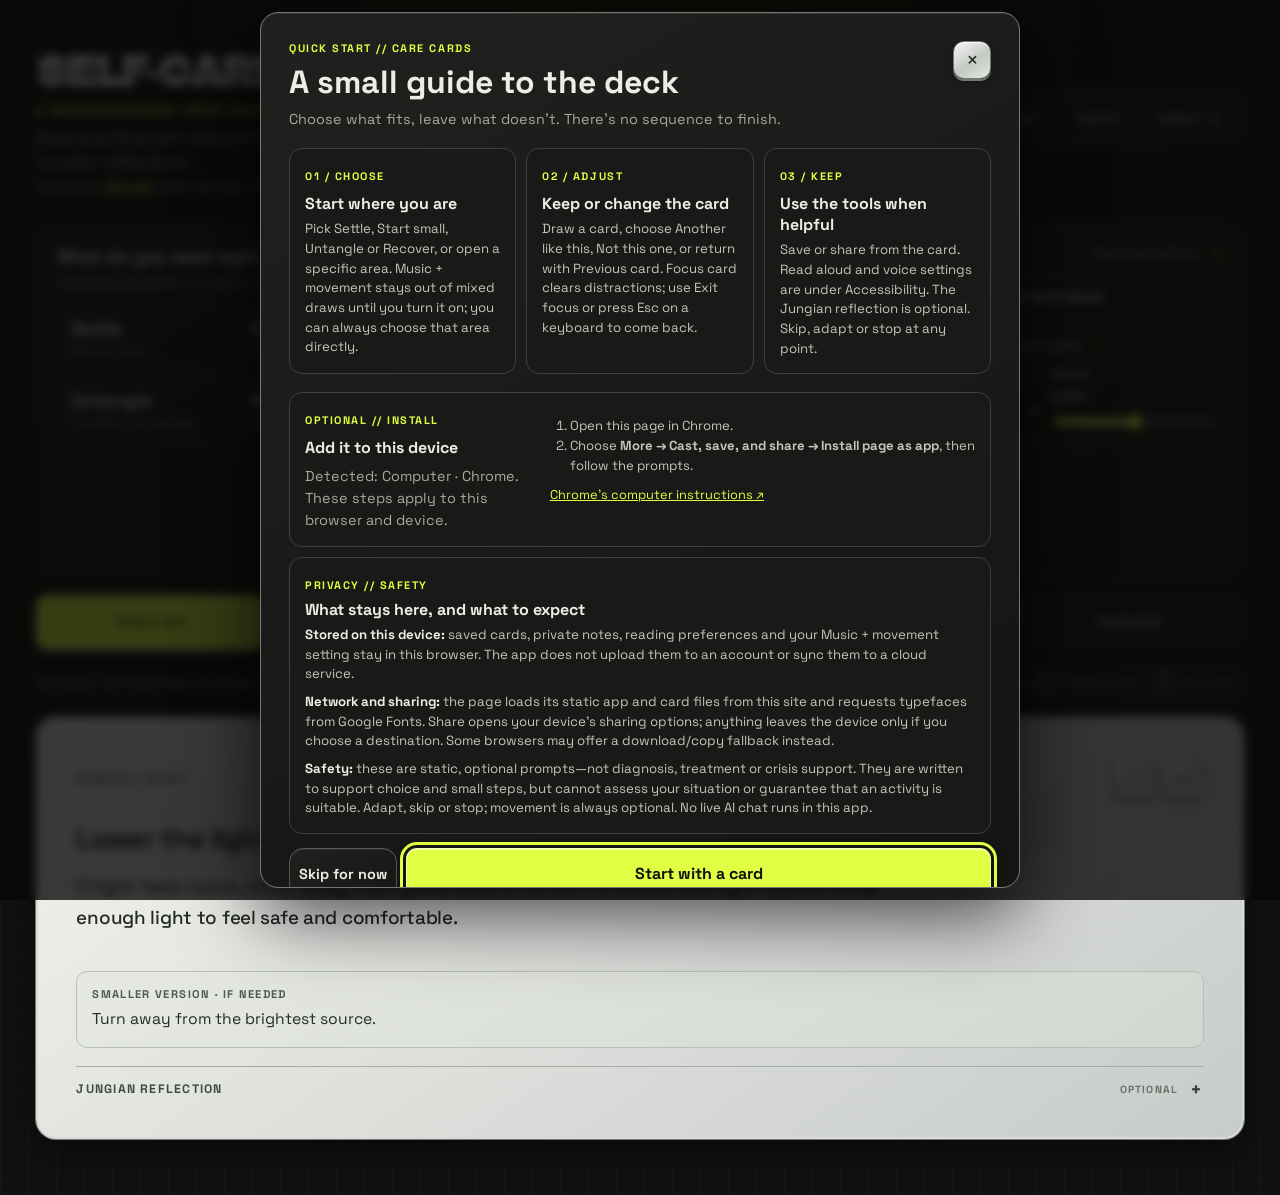
<file: self-care/index.html>
<!doctype html>
<html lang="en">
<head>
  <meta charset="utf-8">
  <meta name="viewport" content="width=device-width, initial-scale=1, maximum-scale=1, user-scalable=no, viewport-fit=cover">
  <meta name="theme-color" content="#111210">
  <meta name="apple-mobile-web-app-capable" content="yes">
  <meta name="apple-mobile-web-app-title" content="Care Cards">
  <meta name="apple-mobile-web-app-status-bar-style" content="default">
  <link rel="manifest" href="./manifest.webmanifest">
  <link rel="icon" href="./icon.svg" type="image/svg+xml">
  <link rel="preconnect" href="https://fonts.googleapis.com"><link rel="preconnect" href="https://fonts.gstatic.com" crossorigin><link href="https://fonts.googleapis.com/css2?family=Archivo+Black&family=Space+Grotesk:wght@400;500;600;700&display=swap" rel="stylesheet">
  <title>Self-Care Cards</title>
  <style>
    :root{color-scheme:light;--ink:#26352f;--muted:#586761;--sage:#526b61;--sage-dark:#3e584d;--mist:#e8eee9;--paper:#f6f6f0;--white:#fffefa;--line:#d6ded8;--radius:24px;font-family:-apple-system,BlinkMacSystemFont,"Avenir Next",Avenir,Arial,sans-serif}
    *{box-sizing:border-box}body{margin:0;background:var(--paper);color:var(--ink);min-height:100svh}button{font:inherit;color:inherit}button:focus-visible{outline:3px solid #bd7b56;outline-offset:3px}.shell{max-width:620px;margin:0 auto;padding:calc(env(safe-area-inset-top) + 22px) 20px calc(env(safe-area-inset-bottom) + 28px)}
    header{display:flex;align-items:flex-start;justify-content:space-between;gap:14px;margin-bottom:22px}.eyebrow{font-size:.75rem;letter-spacing:.12em;text-transform:uppercase;color:var(--sage);font-weight:750}.brand{font-size:1.55rem;line-height:1.15;margin:.35rem 0 0;font-weight:720;letter-spacing:-.035em}.tagline{margin:.45rem 0 0;color:var(--muted);font-size:.96rem;line-height:1.45}.icon-btn{border:1px solid var(--line);background:var(--white);border-radius:14px;width:46px;height:46px;font-size:1.2rem;flex:none}
    .tabs{display:flex;gap:8px;border-bottom:1px solid var(--line);margin-bottom:18px}.tab{border:0;background:transparent;color:var(--muted);padding:12px 10px;font-weight:650;border-bottom:3px solid transparent}.tab[aria-selected=true]{color:var(--sage-dark);border-color:var(--sage)}
    .filters{display:flex;gap:8px;overflow-x:auto;padding:2px 1px 10px;margin:0 -1px 12px;scrollbar-width:thin}.chip{white-space:nowrap;border:1px solid var(--line);background:var(--white);border-radius:99px;padding:9px 13px;font-size:.82rem;font-weight:620}.chip[aria-pressed=true]{background:var(--sage);color:white;border-color:var(--sage)}
    .draw-row{display:flex;gap:10px;margin-bottom:16px}.primary,.secondary{border:0;border-radius:16px;padding:14px 18px;font-weight:730;min-height:52px}.primary{background:var(--sage);color:white;flex:1;box-shadow:0 4px 10px #344d4020}.primary:active{background:var(--sage-dark)}.secondary{background:var(--mist);color:var(--sage-dark)}
    .card{background:var(--white);border:1px solid var(--line);border-radius:var(--radius);padding:22px 21px 20px;box-shadow:0 10px 28px #324b3e0c;min-height:390px;display:flex;flex-direction:column}.card-top{display:flex;align-items:center;justify-content:space-between;gap:8px}.category{font-size:.75rem;letter-spacing:.1em;text-transform:uppercase;color:var(--sage);font-weight:800}.number{font-size:.77rem;color:var(--muted);font-variant-numeric:tabular-nums}.prompt{font-size:1.28rem;line-height:1.52;letter-spacing:-.015em;margin:22px 0 22px;font-weight:520;white-space:pre-line}.reflection{border-top:1px solid var(--line);padding-top:15px;margin-top:auto}.label{font-size:.7rem;letter-spacing:.09em;text-transform:uppercase;color:var(--sage);font-weight:800}.reflection p{margin:7px 0 0;font-size:.98rem;line-height:1.5;font-style:italic;color:#49594f}.small{margin-top:16px;padding:15px;background:var(--mist);border-radius:16px}.small p{font-size:.94rem;line-height:1.5;margin:7px 0 0}
    .actions{display:grid;grid-template-columns:1fr 1fr;gap:10px;margin-top:13px}.action{border:1px solid var(--line);background:var(--white);border-radius:14px;padding:12px 9px;min-height:46px;font-size:.9rem;font-weight:680}.saved{color:#8e573d}.helper{color:var(--muted);font-size:.84rem;line-height:1.5;text-align:center;margin:14px 10px 0}.view[hidden]{display:none!important}
    .empty,.info{background:var(--white);border:1px solid var(--line);border-radius:var(--radius);padding:24px;line-height:1.6}.empty h2,.info h2{margin-top:0}.list{display:grid;gap:10px}.saved-card{border:1px solid var(--line);background:var(--white);border-radius:16px;padding:16px;text-align:left}.saved-card small{display:block;color:var(--sage);font-weight:750;margin-bottom:5px}.saved-card span{line-height:1.45}.install-steps{padding-left:20px}.toast{position:fixed;bottom:calc(env(safe-area-inset-bottom) + 20px);left:50%;transform:translateX(-50%);background:#293c33;color:#fff;padding:12px 16px;border-radius:99px;box-shadow:0 8px 24px #0002;z-index:10;font-size:.9rem;max-width:90vw;text-align:center}.toast[hidden]{display:none}
    .deck-list{display:grid;gap:9px;margin:14px 0}.deck-option{border:1px solid var(--line);background:var(--white);border-radius:16px;padding:14px;text-align:left;display:flex;justify-content:space-between;gap:10px;align-items:center}.deck-option[aria-pressed=true]{border-color:var(--sage);box-shadow:0 0 0 2px #526b6122}.deck-option strong{display:block}.deck-option small{color:var(--muted);line-height:1.35}.source-info{color:var(--muted);font-size:.86rem;line-height:1.5;margin:8px 0}.source-card{margin-top:14px}.source-credit{margin-top:16px;padding-top:12px;border-top:1px solid var(--line);font-size:.82rem;line-height:1.5;color:var(--muted)}.source-credit a{color:var(--sage-dark)}
    @media(min-width:560px){.shell{padding-top:38px}.card{padding:28px;min-height:430px}.prompt{font-size:1.4rem}}@media(prefers-reduced-motion:reduce){*{scroll-behavior:auto!important;transition:none!important;animation:none!important}}
  :root{color-scheme:dark;--ink:#eceee5;--muted:#a7aa9b;--sage:#dfff43;--sage-dark:#c4e52d;--mist:#20211e;--paper:#111210;--white:#191a17;--line:#373932;--radius:20px;font-family:"Space Grotesk",-apple-system,BlinkMacSystemFont,"Avenir Next",Arial,sans-serif}
  body{background-color:var(--paper);background-image:linear-gradient(#ffffff05 1px,transparent 1px),linear-gradient(90deg,#ffffff05 1px,transparent 1px),radial-gradient(ellipse at 50% -20%,#dfff4310,transparent 52%);background-size:28px 28px,28px 28px,auto;color:var(--ink)}.shell{max-width:720px}.eyebrow,.category,.label{color:var(--sage);letter-spacing:.16em}.brand{font-family:"Archivo Black","Arial Black",sans-serif;text-transform:uppercase;letter-spacing:-.045em;font-size:clamp(1.6rem,7vw,2.15rem);text-shadow:0 0 24px #dfff431a}.tagline{max-width:48ch}.icon-btn,.action,.deck-option,.chip{background:linear-gradient(145deg,#20211e,#171815);border-color:var(--line);color:var(--ink)}.tabs{border-color:var(--line);gap:3px}.tab{font-size:.72rem;letter-spacing:.055em;text-transform:uppercase;padding:12px 7px}.tab[aria-selected=true]{color:var(--sage);border-color:var(--sage);text-shadow:0 0 12px #dfff4355}.primary{background:var(--sage);color:#11120e;box-shadow:0 0 22px #dfff4323,0 4px 12px #0005}.primary:active{background:var(--sage-dark)}.secondary{background:#272923;color:#c5c9c6}.chip[aria-pressed=true]{background:var(--sage);color:#11120e;border-color:var(--sage)}.card,.info,.empty,.saved-card{background:linear-gradient(155deg,#1d1e1b,#171815);border-color:#3a3c35;box-shadow:0 16px 40px #0005}.card{position:relative;overflow:hidden}.card:before{content:"";position:absolute;inset:0 0 auto;height:3px;background:linear-gradient(90deg,transparent,var(--sage),#c5c9c6,transparent);opacity:.8}.prompt{color:#f0f0e9}.reflection{border-color:var(--line)}.reflection p{color:#c1c3b8}.small{background:#23251f}.small p{color:#eceee5}.action:hover,.deck-option:hover,.icon-btn:hover{border-color:var(--sage)}.deck-option[aria-pressed=true]{border-color:var(--sage);box-shadow:0 0 0 1px var(--sage),0 0 22px #dfff4318}.source-credit{border-color:var(--line)}.source-credit a,.source-info a{color:var(--sage)}.saved{color:var(--sage)}.toast{background:var(--sage);color:#11120e}button:focus-visible{outline-color:var(--sage)}.quote-panel{min-height:360px;display:flex;flex-direction:column;justify-content:space-between;overflow:hidden;position:relative}.quote-kicker{font-size:.72rem;letter-spacing:.18em;text-transform:uppercase;color:var(--sage);font-weight:800}.quote-mark{font-family:Georgia,serif;font-size:5rem;line-height:.7;color:var(--sage);opacity:.78;margin:26px 0 14px}.quote-text{font-size:clamp(1.35rem,5.6vw,2.05rem);line-height:1.35;letter-spacing:-.025em;margin:0 0 22px;max-width:32ch}.quote-source{color:var(--muted);font-size:.82rem;line-height:1.5;margin:0 0 22px}.quote-source a{color:var(--sage)}.quote-actions{display:flex;gap:10px;align-items:center;flex-wrap:wrap}.quote-note{color:var(--muted);font-size:.8rem;line-height:1.5;margin:16px 0 0}.card-title{font-size:clamp(1.25rem,4vw,1.65rem);line-height:1.25;letter-spacing:-.025em;margin:22px 0 8px;color:#dfff43}.source-card .card-title{font-size:1.2rem;margin-top:18px}.prompt{font-size:1.12rem;line-height:1.55;margin:8px 0 22px;white-space:normal}.saved-card span{white-space:pre-line}.quote-kind{display:inline-block;color:var(--sage);font-size:.72rem;letter-spacing:.14em;text-transform:uppercase;font-weight:800}.deck-detail .back-decks{width:auto;min-height:42px;padding:9px 13px;margin:0 0 16px;flex:none;border-radius:12px;font-size:.78rem;font-weight:750;letter-spacing:.04em}.deck-detail .eyebrow{margin:0 0 8px}.deck-detail>h2{font-size:1.65rem;line-height:1.2;margin:0 0 10px}.deck-detail>p{color:var(--muted);line-height:1.55}.deck-detail>#drawSourceBtn{width:100%;margin-top:10px}.deck-option>span:last-child{color:var(--sage);font-size:.7rem;letter-spacing:.08em;white-space:nowrap}.deck-option{min-height:74px}.deck-option strong{font-size:.99rem;margin-bottom:3px}@media(max-width:380px){.tabs{gap:0}.tab{font-size:.66rem;padding-inline:5px}}@media(prefers-reduced-motion:no-preference){.primary,.action,.deck-option,.tab{transition:background-color .18s ease,border-color .18s ease,box-shadow .18s ease,color .18s ease}}
  @media(max-width:430px){html,body{width:100%;overflow-x:hidden}.shell{width:100%;padding-left:clamp(14px,4.2vw,18px);padding-right:clamp(14px,4.2vw,18px);padding-top:calc(env(safe-area-inset-top) + 14px);padding-bottom:calc(env(safe-area-inset-bottom) + 20px)}header{gap:9px;margin-bottom:16px}.brand{font-size:clamp(1.45rem,6.5vw,1.85rem)}.tagline{font-size:.9rem;line-height:1.4}.icon-btn{width:42px;height:42px}.tabs{display:grid;grid-template-columns:repeat(5,minmax(0,1fr));gap:0;margin-bottom:14px}.tab{min-width:0;padding:11px 2px;font-size:clamp(.6rem,2.4vw,.7rem);letter-spacing:.025em;white-space:nowrap}.card{min-width:0;max-width:100%;min-height:clamp(330px,44svh,380px);padding:clamp(17px,4.5vw,21px);overflow-wrap:anywhere}.card-title{font-size:clamp(1.2rem,5vw,1.45rem)}.prompt{font-size:clamp(1rem,4.2vw,1.12rem);line-height:1.48;overflow-wrap:anywhere}.reflection p,.small p,.saved-card span{overflow-wrap:anywhere}.empty,.info{padding:clamp(18px,5vw,24px)}}
  @media(max-width:360px){.tab{font-size:.58rem;letter-spacing:0}.draw-row{gap:7px}.primary,.secondary{padding-inline:12px}.card{padding:16px}}
  /* Option C: restrained chrome frame, calm cue-card surface */
  .brand{background:linear-gradient(180deg,#fff 8%,#d7dad7 42%,#858b88 53%,#f7f8f5 68%,#aab0ac 100%);-webkit-background-clip:text;background-clip:text;color:transparent;-webkit-text-fill-color:transparent;text-shadow:none}
  .icon-btn,.action,.deck-option,.chip{border-color:#555a55;box-shadow:inset 0 1px #ffffff15,0 2px 5px #0004}
  .primary{border:1px solid #fff8;border-radius:11px;box-shadow:inset 0 1px #ffffff9c,0 3px 0 #72786b,0 7px 16px #0005}
  .card{min-height:0!important;background:linear-gradient(145deg,#f2f3ef,#d6d9d5 65%,#c8ccc8);border:2px solid #d9ddda;color:#171b18;border-radius:16px;box-shadow:inset 0 1px #fff,0 0 0 1px #747a76,0 14px 34px #0007}
  .card:before{height:1px;background:linear-gradient(90deg,transparent,#fff,transparent);opacity:.9}
  .card-top,.card-title,.prompt,.reflection,.small{position:relative}
  .category{color:#505851!important;letter-spacing:.13em}
  .number{color:#656c66}
  .card-title{color:#151916!important;text-shadow:none;font-weight:700}
  .prompt{color:#242a25!important;font-weight:500}
  .reflection{border-color:#a6ada7!important;margin-top:24px!important}
  .label{color:#505a52!important;letter-spacing:.12em}
  .reflection p{color:#505751!important}
  .small{background:linear-gradient(145deg,#e5e8e3,#d3d7d2);border:1px solid #b8beb8;border-radius:11px}
  .small p{color:#252b26!important}
  .source-credit{border-color:#aeb4ae;color:#4f5751}
  .source-credit a{color:#34443a}
  @media(max-width:430px){.card{min-height:0!important;padding:clamp(17px,4.5vw,21px)}}
  /* Mobile navigation and low-friction card/library flow */
  .search-field{display:grid;gap:7px;margin:16px 0 12px;color:var(--muted);font-size:.82rem;font-weight:650}
  .search-field input{width:100%;min-height:46px;border:1px solid var(--line);border-radius:11px;padding:10px 13px;background:#171815;color:var(--ink);font:inherit}
  .search-field input::placeholder{color:#92968c}
  .empty-search{color:var(--muted);font-size:.9rem;padding:12px 2px}
  .reflection{margin-top:18px!important;border-top:1px solid #a6ada7!important;padding-top:13px}
  .reflection summary{cursor:pointer;list-style:none;display:flex;justify-content:space-between;gap:12px;align-items:center;font-size:.77rem;letter-spacing:.1em;text-transform:uppercase;font-weight:800;color:#424b44}
  .reflection summary::-webkit-details-marker{display:none}
  .reflection summary:after{content:"+";font-size:1.2rem;line-height:1;color:#38413a}
  .reflection[open] summary:after{content:"−"}
  .reflection summary span{margin-left:auto;font-size:.65rem;color:#68716a}
  .reflection p{margin:10px 0 0;color:#4e564f!important;line-height:1.55}
  .saved-entry{display:grid;grid-template-columns:minmax(0,1fr) auto;gap:8px;align-items:stretch}
  .saved-entry .saved-card{width:100%}
  .saved-remove{align-self:center;min-height:42px;border:1px solid var(--line);border-radius:10px;background:transparent;color:var(--muted);padding:8px 11px;font:inherit;font-size:.8rem}
  .saved-remove:hover{border-color:var(--sage);color:var(--sage)}
  @media(max-width:600px){
    .tabs{grid-template-columns:repeat(4,minmax(0,1fr))}
    .shell{padding-bottom:calc(env(safe-area-inset-bottom) + 92px)}
    .tabs{position:fixed;z-index:20;left:0;right:0;bottom:0;margin:0;padding:7px 8px calc(env(safe-area-inset-bottom) + 7px);background:#111210ed;border-top:1px solid #666b66;backdrop-filter:blur(14px);-webkit-backdrop-filter:blur(14px);box-shadow:0 -8px 24px #0005}
    .tab{min-height:48px;display:flex;align-items:center;justify-content:center}
    .tab[data-view="about"]{display:none}
    .card{min-height:0!important}
    .reflection{margin-top:16px!important}
  }
  /* Quick needs, card controls, focus mode and connection feedback */
  .connection-status{display:inline-flex;align-items:center;gap:7px;margin:9px 0 0;color:var(--muted);font-size:.68rem;letter-spacing:.08em;text-transform:uppercase}
  .connection-status:before{content:"";width:7px;height:7px;border-radius:50%;background:#8e958c}
  .connection-status[data-state="ready"]:before{background:var(--sage);box-shadow:0 0 8px #dfff4355}
  .connection-status[data-state="offline"]:before{background:#d39468}
  .need-picker{margin:8px 0 14px}
  .need-picker h2{font-size:1.18rem;letter-spacing:-.02em;margin:0 0 4px}
  .need-picker>p{color:var(--muted);font-size:.88rem;line-height:1.45;margin:0 0 12px}
  .need-options{display:grid;grid-template-columns:repeat(2,minmax(0,1fr));gap:8px}
  .need-option{min-height:64px;padding:11px 13px;text-align:left;border:1px solid #555a55;border-radius:12px;background:linear-gradient(145deg,#20211e,#171815);color:var(--ink);box-shadow:inset 0 1px #ffffff12,0 2px 5px #0004}
  .need-option strong,.need-option small{display:block}
  .need-option strong{font-size:.91rem}
  .need-option small{margin-top:3px;color:var(--muted);font-size:.72rem;line-height:1.3}
  .need-option[aria-pressed="true"]{border-color:var(--sage);box-shadow:inset 0 0 0 1px var(--sage),0 0 16px #dfff4316}
  .area-picker{margin:10px 0 14px}
  .area-picker summary{cursor:pointer;color:var(--muted);font-size:.8rem;font-weight:650;list-style:none}
  .area-picker summary::-webkit-details-marker{display:none}
  .area-picker summary:after{content:"＋";margin-left:7px;color:var(--sage)}
  .area-picker[open] summary:after{content:"－"}
  .area-picker .filters{margin-top:9px}
  .card-tools{display:grid;grid-template-columns:1fr 1fr;gap:9px;margin-top:11px}
  .pass-btn{white-space:nowrap}
  .focus-exit{display:none}
  body.focus-mode header,body.focus-mode .tabs,body.focus-mode .need-picker,body.focus-mode .area-picker,body.focus-mode .helper{display:none!important}
  body.focus-mode .shell{max-width:760px;padding-top:calc(env(safe-area-inset-top) + 18px)}
  body.focus-mode #drawView{padding-top:8px}
  body.focus-mode .focus-exit{display:block}
  @media(max-width:600px){.need-picker h2{font-size:1.08rem}.need-option{min-height:60px;padding:10px 11px}.connection-status{font-size:.62rem}.card-tools{grid-template-columns:1fr 1fr}}
  @media(prefers-reduced-motion:reduce){.need-option,.card-tools,.connection-status{transition:none!important}}
  /* Reading-size preference and card history */
  :root{--reading-scale:1}
  .card-title{font-size:calc(clamp(1.25rem,4vw,1.65rem)*var(--reading-scale))}.source-card .card-title{font-size:calc(1.2rem*var(--reading-scale))}
  .prompt{font-size:calc(clamp(1rem,4.2vw,1.12rem)*var(--reading-scale))}
  .reflection p,.small p{font-size:calc(.94rem*var(--reading-scale))}
  .history-row{margin-top:10px}
  .history-row .action{width:100%;min-height:42px}
  .history-row .action:disabled{opacity:.45;cursor:not-allowed}
  .reading-controls{margin:22px 0;padding:16px;border:1px solid var(--line);border-radius:12px;background:#171815}
  .reading-controls h3{margin:0 0 10px}
  .reading-controls>p{margin:9px 0 0;color:var(--muted);font-size:.82rem}
  .reading-size-actions{display:flex;align-items:center;gap:8px}
  .reading-size-actions .action{min-width:48px;min-height:44px;padding:8px 12px}
  .reading-size-actions output{min-width:48px;text-align:center;color:var(--ink);font-variant-numeric:tabular-nums}
  @media(max-width:380px){.reading-size-actions{gap:6px}.reading-size-actions .action{min-width:43px;padding-inline:9px}}
  
  /* Laptop and desktop layout: roomy two-column card workspace */
  @media(min-width:820px){
    .shell{width:calc(100% - 56px);max-width:1240px;padding:42px 0 56px}
    header{align-items:center;gap:28px;margin-bottom:28px}
    header>div{max-width:78ch}
    .brand{font-size:clamp(2rem,3.3vw,3.1rem)}
    .tagline{font-size:1rem;max-width:65ch}
    .tabs{display:flex;position:static;width:max-content;max-width:100%;gap:6px;margin:0 0 26px;padding:5px;border:1px solid #555a55;border-radius:14px;background:linear-gradient(145deg,#20211e,#171815);box-shadow:inset 0 1px #ffffff12,0 3px 10px #0004}
    .tab{min-height:44px;padding:11px 17px;border:0;border-radius:10px;font-size:.76rem;letter-spacing:.07em}
    .tab[aria-selected=true]{color:#151814;border:0;background:linear-gradient(180deg,#f6f7f3,#c4c9c4 52%,#e8eae6);box-shadow:inset 0 1px #fff,0 2px 0 #6b706c;text-shadow:none}
    #drawView .draw-layout{display:grid;grid-template-columns:minmax(245px,.78fr) minmax(0,1.55fr);gap:clamp(22px,3vw,40px);align-items:start}
    .draw-controls{position:sticky;top:22px;align-self:start;min-width:0}
    .need-picker{margin:0 0 12px;padding:20px;border:1px solid var(--line);border-radius:16px;background:linear-gradient(145deg,#1d1e1b,#171815);box-shadow:inset 0 1px #ffffff0a,0 10px 24px #0003}
    .need-picker h2{font-size:1.15rem}
    .need-options{grid-template-columns:1fr;gap:8px}
    .need-option{min-height:62px;padding:11px 13px}
    .area-picker{margin:12px 0}
    .area-picker .filters{flex-wrap:wrap;overflow:visible;padding:8px 0 2px}
    .area-picker .chip{padding:8px 11px}
    .draw-row{display:grid;grid-template-columns:1fr;gap:9px;margin:14px 0 0}
    .draw-row .primary,.draw-row .secondary{width:100%;min-height:52px}
    .helper{text-align:left;margin:15px 3px 0}
    .draw-stage{min-width:0}
    .draw-stage .card{padding:clamp(28px,3.8vw,50px);border-radius:20px}
    .draw-stage .card-title{font-size:calc(clamp(1.55rem,2.15vw,2.25rem)*var(--reading-scale))}
    .draw-stage .prompt{font-size:calc(clamp(1.18rem,1.45vw,1.52rem)*var(--reading-scale));line-height:1.62;max-width:72ch}
    .draw-stage .reflection p,.draw-stage .small p{font-size:calc(clamp(.98rem,1.08vw,1.12rem)*var(--reading-scale))}
    .history-row{margin-top:12px}
    .card-tools,.actions{gap:12px;margin-top:12px}
    .draw-stage .action{min-height:50px;font-size:.95rem}
    #exploreView .info{padding:clamp(24px,3.5vw,42px)}
    #exploreView .deck-list{grid-template-columns:repeat(2,minmax(0,1fr));gap:12px}
    #exploreView .deck-option{height:100%;min-height:96px;padding:17px}
    #exploreView .deck-detail{max-width:1040px;margin:0 auto}
    #exploreView .source-card{margin-top:22px}
    #jungView{max-width:1040px;margin:0 auto}
    #jungView .quote-panel{min-height:470px;padding:clamp(34px,5vw,64px)}
    #jungView .quote-text{font-size:clamp(1.8rem,2.8vw,3rem);max-width:27ch}
    #savedView .list{grid-template-columns:repeat(2,minmax(0,1fr));gap:12px}
    #aboutView{max-width:900px;margin:0 auto}
    #aboutView .info{padding:clamp(28px,4vw,48px)}
    body.focus-mode .draw-controls{display:none!important}
    body.focus-mode .draw-layout{display:block!important}
    body.focus-mode .draw-stage{max-width:900px;margin:0 auto}
  }
  @media(min-width:1120px){
    #drawView .draw-layout{grid-template-columns:minmax(290px,.72fr) minmax(0,1.7fr);gap:42px}
    .need-options{grid-template-columns:repeat(2,minmax(0,1fr))}
    #exploreView .deck-list{grid-template-columns:repeat(3,minmax(0,1fr))}
    #jungView .quote-panel{min-height:520px}
    #jungView .quote-text{font-size:clamp(2rem,2.7vw,3.35rem)}
  }
  @media(min-width:820px) and (max-width:960px){
    .shell{width:min(100% - 40px,1240px)}
    #drawView .draw-layout{grid-template-columns:minmax(225px,.75fr) minmax(0,1.3fr);gap:20px}
    .need-picker{padding:16px}
    #exploreView .deck-list,#savedView .list{grid-template-columns:1fr}
  }


  /* Optional speech, private saved-card notes and laptop keyboard help */
  .read-aloud-row{margin-top:10px}
  .read-aloud-row .action{width:100%;min-height:46px;text-align:left}
  .read-aloud-row .action[aria-pressed="true"]{border-color:var(--sage);color:var(--sage)}
  .saved-note{grid-column:1/-1;align-self:start;padding:12px 14px;border:1px solid var(--line);border-radius:12px;background:linear-gradient(145deg,#20211e,#171815)}
  .saved-note summary{cursor:pointer;color:var(--sage);font-size:.82rem;font-weight:700;list-style:none}
  .saved-note summary::-webkit-details-marker{display:none}
  .saved-note summary:after{content:"＋";float:right}
  .saved-note[open] summary:after{content:"－"}
  .saved-note textarea{display:block;width:100%;min-height:88px;margin-top:11px;padding:10px 12px;resize:vertical;border:1px solid var(--line);border-radius:10px;background:#111210;color:var(--ink);font:inherit;font-size:.88rem;line-height:1.5}
  .saved-note textarea:focus-visible{outline:2px solid var(--sage);outline-offset:2px}
  .saved-note small{display:block;margin-top:7px;color:var(--muted);font-size:.72rem;line-height:1.4}
  .keyboard-help{margin:20px 0;padding:16px;border:1px solid var(--line);border-radius:12px;background:#171815}
  .keyboard-help h3{margin:0 0 8px}
  .keyboard-help p{margin:0;color:var(--muted);font-size:.88rem;line-height:1.6}
  kbd{display:inline-block;padding:2px 7px;border:1px solid #62675f;border-radius:5px;background:linear-gradient(180deg,#333630,#20221f);color:var(--ink);font:600 .76rem/1.5 ui-monospace,SFMono-Regular,Menlo,monospace}
  .connection-status[data-state="loading"]:before{background:#a7aa9b}
  @media(min-width:820px){.read-aloud-row .action{min-height:50px}.saved-note{padding:14px 16px}}


  /* Fine-tuned laptop workspace and centered card actions */
  .read-aloud-row{display:flex;justify-content:center}
  .read-aloud-row .action{width:min(100%,360px);text-align:center}
  .keyboard-hint{display:flex;align-items:center;justify-content:center;gap:8px;margin:9px 4px 2px;color:var(--muted);font-size:.76rem;line-height:1.4}
  .keyboard-hint span{color:var(--sage)}
  .voice-settings{max-width:520px;margin:10px auto 0;padding:11px 14px;border:1px solid var(--line);border-radius:12px;background:linear-gradient(145deg,#20211e,#171815)}
  .voice-settings summary{cursor:pointer;text-align:center;color:var(--muted);font-size:.78rem;font-weight:700;letter-spacing:.04em;list-style:none}
  .voice-settings summary::-webkit-details-marker{display:none}
  .voice-settings summary:after{content:"＋";margin-left:8px;color:var(--sage)}
  .voice-settings[open] summary:after{content:"－"}
  .voice-controls{display:grid;grid-template-columns:minmax(0,1fr) minmax(0,1fr);gap:12px;margin-top:12px}
  .voice-controls label{display:grid;gap:7px;color:var(--muted);font-size:.76rem;font-weight:650}
  .voice-controls select{width:100%;min-height:42px;border:1px solid var(--line);border-radius:9px;padding:8px 10px;background:#111210;color:var(--ink);font:inherit;font-size:.8rem}
  .voice-controls input[type=range]{width:100%;accent-color:var(--sage)}
  .speech-rate-value{float:right;color:var(--ink);font-variant-numeric:tabular-nums}
  .install-note{color:var(--muted);font-size:.88rem;line-height:1.5}
  .install-guide{display:grid;gap:9px;margin:12px 0 18px}
  .install-instructions{padding:12px 14px;border:1px solid var(--line);border-radius:11px;background:linear-gradient(145deg,#20211e,#171815)}
  .install-instructions summary{cursor:pointer;color:var(--ink);font-weight:700;list-style:none}
  .install-instructions summary::-webkit-details-marker{display:none}
  .install-instructions summary:after{content:"＋";float:right;color:var(--sage)}
  .install-instructions[open] summary:after{content:"－"}
  .install-instructions .install-steps{margin:10px 0 8px}
  .install-instructions a{display:inline-block;color:var(--sage);font-size:.8rem}
  .saved-card small{white-space:normal}
  @media(min-width:820px){
    .shell{width:calc(100% - 72px);max-width:1440px;padding:42px 0 56px}
    #drawView .draw-layout{grid-template-columns:minmax(300px,.92fr) minmax(0,1.55fr);gap:clamp(24px,3vw,44px)}
    .draw-controls{max-width:510px}
    .draw-stage{max-width:1040px;width:100%;justify-self:center}
    .draw-stage .card{padding:clamp(30px,3vw,46px)}
    .draw-stage .read-aloud-row .action{width:min(100%,340px)}
    .draw-stage .history-row{display:flex;justify-content:center}
    .draw-stage .history-row .action{width:min(100%,340px)}
    .draw-stage .card-tools,.draw-stage .actions{max-width:760px;margin-left:auto;margin-right:auto}
    .draw-stage .voice-settings{max-width:520px}
    .draw-stage .keyboard-hint{margin-top:9px}
    .install-guide{max-width:850px}
  }
  @media(max-width:600px){
    .keyboard-hint{font-size:.68rem;gap:6px}
    .voice-controls{grid-template-columns:1fr}
  }


  /* Creator credit, unified About entry, equal controls and focused desktop layout */
  .creator-credit{margin:6px 0 0;color:var(--muted);font-size:.78rem;line-height:1.4;letter-spacing:.015em}
  .creator-credit a{color:var(--sage);font-weight:700;text-decoration:underline;text-decoration-color:#dfff4370;text-underline-offset:3px}
  .creator-credit span{color:var(--muted)}
  .about-info-mark{display:inline-block;margin-left:3px;font-size:.92em;line-height:1}
  .draw-row{display:grid!important;grid-template-columns:repeat(3,minmax(0,1fr));gap:8px;margin:14px 0 12px}
  .draw-row>button{display:flex;align-items:center;justify-content:center;width:100%;min-width:0;min-height:54px;padding:9px 4px;border-radius:12px;white-space:nowrap;text-align:center;font-size:clamp(.68rem,2.9vw,.86rem);line-height:1.15}
  .draw-row #drawBtn,.draw-row #againBtn,.draw-row #focusBtn{flex:none}
  .draw-row #focusBtn{background:linear-gradient(145deg,#20211e,#171815);color:var(--ink)}
  @media(max-width:600px){
    .tabs{grid-template-columns:repeat(5,minmax(0,1fr))}
    .tabs .tab[data-view="about"]{display:flex!important}
    .tab .about-info-mark{margin-left:2px}
  }
  @media(min-width:820px){
    header{margin-bottom:18px}
    #drawView .draw-layout{
      display:grid;
      grid-template-columns:minmax(0,1.08fr) minmax(0,.92fr);
      grid-template-areas:"needs areas" "controls controls" "helper helper" "stage stage";
      gap:14px 18px;
      align-items:start
    }
    #drawView .draw-controls{display:contents;position:static;max-width:none}
    #drawView .need-picker{grid-area:needs;margin:0;padding:20px;align-self:stretch}
    #drawView .need-options{grid-template-columns:repeat(2,minmax(0,1fr))}
    #drawView .area-picker{
      grid-area:areas;align-self:stretch;min-width:0;margin:0;padding:18px 20px;
      border:1px solid var(--line);border-radius:16px;
      background:linear-gradient(145deg,#1d1e1b,#171815);
      box-shadow:inset 0 1px #ffffff0a,0 10px 24px #0003
    }
    #drawView .area-picker summary{font-size:.9rem;color:var(--ink)}
    #drawView .area-picker .filters{display:flex;flex-wrap:wrap;overflow:visible;padding:10px 0 0;margin:0;gap:8px}
    #drawView .area-picker .chip{padding:8px 11px}
    #drawView .draw-row{grid-area:controls;grid-template-columns:repeat(3,minmax(0,1fr));gap:10px;margin:0}
    #drawView .draw-row>button{min-height:56px;font-size:.93rem}
    #drawView .helper{grid-area:helper;text-align:center;margin:0 0 3px}
    #drawView .draw-stage{
      grid-area:stage;display:grid;grid-template-columns:repeat(5,minmax(0,1fr));
      gap:10px;max-width:none;width:100%;min-width:0
    }
    #drawView .draw-stage>.card{grid-column:1/-1;grid-row:1;padding:clamp(30px,3vw,46px)}
    #drawView .draw-stage .read-aloud-row,
    #drawView .draw-stage .history-row,
    #drawView .draw-stage .card-tools,
    #drawView .draw-stage .actions{display:contents}
    #drawView .draw-stage #readAloudBtn{grid-column:1;grid-row:2}
    #drawView .draw-stage #previousBtn{grid-column:2;grid-row:2}
    #drawView .draw-stage #similarBtn{grid-column:3;grid-row:2}
    #drawView .draw-stage #saveBtn{grid-column:4;grid-row:2}
    #drawView .draw-stage #shareBtn{grid-column:5;grid-row:2}
    #drawView .draw-stage>.action,
    #drawView .draw-stage #readAloudBtn,
    #drawView .draw-stage #previousBtn,
    #drawView .draw-stage #similarBtn,
    #drawView .draw-stage #saveBtn,
    #drawView .draw-stage #shareBtn{width:100%;min-width:0;min-height:54px;padding:9px 7px;text-align:center;font-size:clamp(.72rem,.85vw,.9rem)}
    #drawView .draw-stage .voice-settings{grid-column:1/-1;grid-row:3;max-width:none;width:100%;margin:0}
    #drawView .draw-stage .keyboard-hint{grid-column:1/-1;grid-row:4;margin:0}
    #drawView .draw-stage .card-tools,
    #drawView .draw-stage .actions{max-width:none;margin:0}
    body.focus-mode #drawView .draw-controls{display:contents!important;position:static!important}
    body.focus-mode #drawView .draw-layout{display:block!important}
    body.focus-mode #drawView .need-picker,
    body.focus-mode #drawView .area-picker,
    body.focus-mode #drawView .helper,
    body.focus-mode #drawView #drawBtn,
    body.focus-mode #drawView #againBtn{display:none!important}
    body.focus-mode #drawView .draw-row{display:flex!important;justify-content:flex-end;margin:0 0 10px}
    body.focus-mode #drawView #focusBtn{display:flex!important;width:auto;min-width:150px}
    body.focus-mode #drawView .draw-stage{display:block!important;max-width:1100px;margin:0 auto}
  }
  @media(max-width:819px){
    body.focus-mode #drawView .draw-row{display:flex!important;justify-content:flex-end;margin:0 0 10px}
    body.focus-mode #drawView #drawBtn,
    body.focus-mode #drawView #againBtn{display:none!important}
    body.focus-mode #drawView #focusBtn{display:flex!important;width:auto;min-width:145px}
  }


  /* Card-header shortcuts, accessibility sections and responsive draw controls */
  .card-top{gap:12px}
  .card-quick-actions{display:flex;align-items:center;gap:7px;flex:none}
  .icon-action{display:grid;place-items:center;width:42px;height:42px;padding:0;border:1px solid #727872;border-radius:11px;background:linear-gradient(145deg,#f7f8f5,#c4c9c4 55%,#e6e9e5);color:#202520;box-shadow:inset 0 1px #fff,0 2px 0 #727872,0 3px 7px #0003;font-size:1.35rem;line-height:1}
  .icon-action.saved{color:#627a1f;border-color:#879e37}
  .icon-action:hover{filter:brightness(1.04);transform:translateY(-1px)}
  .icon-action:focus-visible{outline:3px solid var(--sage);outline-offset:3px}
  .selection-panels{min-width:0}
  .accessibility-panel{min-width:0;margin:10px 0;padding:13px 15px;border:1px solid #555a55;border-radius:14px;background:linear-gradient(145deg,#20211e,#171815);box-shadow:inset 0 1px #ffffff12,0 3px 8px #0004}
  .accessibility-panel>summary{cursor:pointer;display:flex;align-items:center;justify-content:space-between;gap:12px;color:var(--ink);font-size:.83rem;font-weight:750;letter-spacing:.04em;list-style:none}
  .accessibility-panel>summary::-webkit-details-marker{display:none}
  .accessibility-panel>summary:after{content:"＋";color:var(--sage);font-size:1rem}
  .accessibility-panel[open]>summary:after{content:"－"}
  .accessibility-panel>summary span{margin-left:auto;color:var(--muted);font-size:.68rem;font-weight:600;letter-spacing:0}
  .accessibility-content{display:grid;gap:8px;margin-top:10px}
  .accessibility-content .read-aloud-row{display:flex;justify-content:stretch;margin:0}
  .accessibility-content .read-aloud-row .action{width:100%;max-width:none;min-height:44px;text-align:center}
  .accessibility-content .voice-settings{width:100%;max-width:none;margin:0;padding:10px 12px}
  .accessibility-content .voice-controls{gap:8px}
  .source-accessibility{margin:12px 0}
  .helper-row{min-width:0}
  @media(max-width:819px){
    #drawView .draw-layout{
      display:grid!important;grid-template-columns:repeat(6,minmax(0,1fr));
      grid-template-areas:"needs needs needs needs needs needs" "panels panels panels panels panels panels" "draw draw skip skip focus focus" "helper helper helper helper helper helper" "card card card card card card" "similar similar similar previous previous previous";
      gap:10px;align-items:start
    }
    #drawView .draw-controls,#drawView .draw-stage,#drawView .draw-row{display:contents!important}
    #drawView .need-picker{grid-area:needs;min-width:0}
    #drawView .selection-panels{grid-area:panels;display:grid;grid-template-columns:minmax(0,1fr);min-width:0;width:100%;gap:9px}
    #drawView .selection-panels>.area-picker,#drawView .selection-panels>.accessibility-panel{min-width:0;width:100%;max-width:100%}
    #drawView .area-picker .filters{min-width:0;width:100%;max-width:100%;box-sizing:border-box}
    #drawView .area-picker{margin:0}
    #drawView .accessibility-panel{margin:0}
    #drawView #drawBtn{grid-area:draw}
    #drawView #againBtn{grid-area:skip}
    #drawView #focusBtn{grid-area:focus}
    #drawView .helper-row{grid-area:helper;display:block}
    #drawView .helper-row .helper{margin:0;text-align:center}
    #drawView #card{grid-area:card;min-width:0}
    #drawView #similarBtn{grid-area:similar}
    #drawView #previousBtn{grid-area:previous}
    #drawView .draw-row>button{display:flex;align-items:center;justify-content:center;width:100%;min-width:0;min-height:52px;padding:8px 4px;white-space:nowrap;text-align:center;font-size:clamp(.66rem,2.8vw,.86rem)}
    #drawView #similarBtn,#drawView #previousBtn{min-height:46px;padding:8px 5px;font-size:.76rem}
    #drawView .keyboard-hint,#aboutView .keyboard-help{display:none!important}
    .accessibility-content .voice-controls{grid-template-columns:1fr}
    body.focus-mode #drawView .draw-layout{display:block!important}
    body.focus-mode #drawView .draw-controls,
    body.focus-mode #drawView .draw-stage,
    body.focus-mode #drawView .draw-row{display:contents!important}
    body.focus-mode #drawView .need-picker,
    body.focus-mode #drawView .selection-panels,
    body.focus-mode #drawView .helper-row,
    body.focus-mode #drawView #drawBtn,
    body.focus-mode #drawView #againBtn,
    body.focus-mode #drawView #similarBtn,
    body.focus-mode #drawView #previousBtn{display:none!important}
    body.focus-mode #drawView #focusBtn{display:flex!important;width:auto;min-width:145px;margin:0 0 10px auto}
    body.focus-mode #drawView #card{display:flex!important;width:100%;max-width:760px;margin:0 auto}
  }
  @media(min-width:820px){
    #drawView .draw-layout{
      display:grid!important;grid-template-columns:repeat(5,minmax(0,1fr));
      grid-template-areas:"needs needs panels panels panels" "draw similar skip previous focus" "helper helper helper helper helper" "card card card card card";
      gap:14px;align-items:start
    }
    #drawView .draw-controls,#drawView .draw-stage,#drawView .draw-row{display:contents!important}
    #drawView .need-picker{grid-area:needs;min-width:0;margin:0;align-self:stretch}
    #drawView .selection-panels{grid-area:panels;display:grid;gap:12px;align-self:stretch}
    #drawView .area-picker{min-width:0;margin:0;padding:16px 18px;border:1px solid var(--line);border-radius:16px;background:linear-gradient(145deg,#1d1e1b,#171815);box-shadow:inset 0 1px #ffffff0a,0 10px 24px #0003}
    #drawView .area-picker summary{color:var(--ink);font-size:.88rem}
    #drawView .area-picker .filters{display:flex;flex-wrap:wrap;overflow:visible;gap:7px;margin:0;padding:9px 0 0}
    #drawView .area-picker .chip{padding:7px 10px;font-size:.77rem}
    #drawView .accessibility-panel{margin:0;padding:13px 15px;align-self:stretch}
    #drawView #drawBtn{grid-area:draw}
    #drawView #similarBtn{grid-area:similar}
    #drawView #againBtn{grid-area:skip}
    #drawView #previousBtn{grid-area:previous}
    #drawView #focusBtn{grid-area:focus}
    #drawView .draw-row>button{display:flex;align-items:center;justify-content:center;width:100%;min-width:0;min-height:54px;padding:9px 6px;white-space:nowrap;text-align:center;font-size:clamp(.72rem,.9vw,.9rem)}
    #drawView .helper-row{grid-area:helper;display:flex;align-items:center;justify-content:space-between;gap:14px;min-width:0}
    #drawView .helper-row .helper{flex:1;margin:0;text-align:left;font-size:.76rem}
    #drawView .keyboard-hint{flex:none;display:flex;align-items:center;justify-content:center;gap:6px;margin:0;padding:7px 10px;border:1px solid #4b4f49;border-radius:9px;background:#171815;color:var(--muted);font-size:.7rem;white-space:nowrap}
    #drawView #card{grid-area:card;width:100%;min-width:0}
    body.focus-mode #drawView .draw-layout{display:block!important}
    body.focus-mode #drawView .draw-controls,
    body.focus-mode #drawView .draw-stage,
    body.focus-mode #drawView .draw-row{display:contents!important}
    body.focus-mode #drawView .need-picker,
    body.focus-mode #drawView .selection-panels,
    body.focus-mode #drawView .helper-row,
    body.focus-mode #drawView #drawBtn,
    body.focus-mode #drawView #againBtn,
    body.focus-mode #drawView #similarBtn,
    body.focus-mode #drawView #previousBtn{display:none!important}
    body.focus-mode #drawView #focusBtn{display:flex!important;width:auto;min-width:150px;margin:0 0 10px auto}
    body.focus-mode #drawView #card{display:flex!important;max-width:1100px;margin:0 auto}
  }
  @media(min-width:1120px){#drawView .need-options{grid-template-columns:repeat(2,minmax(0,1fr))}}


  @media(min-width:820px){
    #drawView .selection-panels{grid-template-columns:minmax(0,1fr);grid-template-areas:none;grid-auto-flow:row}
    #drawView .selection-panels>.area-picker,
    #drawView .selection-panels>.accessibility-panel{grid-area:auto!important;width:100%;min-width:0}
  }


  .card .card-quick-actions .icon-action{
    display:grid!important;place-items:center;
    flex:0 0 42px!important;width:42px!important;min-width:42px!important;max-width:42px!important;
    height:42px!important;min-height:42px!important;max-height:42px!important;padding:0!important;
    grid-column:auto!important;grid-row:auto!important
  }


  .connection-status[hidden]{display:none!important}
  .visually-hidden{position:absolute!important;width:1px;height:1px;padding:0;margin:-1px;overflow:hidden;clip:rect(0,0,0,0);white-space:nowrap;border:0}
  .explore-heading-row{display:flex;align-items:center;justify-content:space-between;gap:12px;margin:0 0 10px}
  .explore-heading-row h2{flex:1;min-width:0;margin:0;font-size:clamp(1.1rem,2vw,1.55rem);line-height:1.18}
  #exploreView .explore-search{display:flex;flex:0 0 clamp(140px,32%,290px);width:auto;min-width:0;margin:0}
  #exploreView .explore-search input{min-width:0;min-height:44px;padding:9px 11px;font-size:.84rem}
  .source-controls{display:grid;grid-template-columns:repeat(5,minmax(0,1fr));gap:10px;margin:16px 0 9px}
  .source-controls>button{display:flex;align-items:center;justify-content:center;width:100%;min-width:0;min-height:54px;padding:9px 6px;white-space:nowrap;text-align:center;font-size:clamp(.72rem,.9vw,.9rem)}
  .source-helper-row{display:flex;align-items:center;justify-content:space-between;gap:14px;margin:8px 0 12px}
  .source-helper-row .helper{flex:1;margin:0;text-align:left;font-size:.76rem}
  .source-card{margin-top:0!important;width:100%}
  .source-accessibility{margin:14px 0 0!important}
  .quote-panel.card{min-height:0!important;margin:0;padding:clamp(24px,4vw,52px);justify-content:flex-start;background:linear-gradient(145deg,#f2f3ef,#d6d9d5 65%,#c8ccc8);border:2px solid #d9ddda;color:#171b18;border-radius:16px;box-shadow:inset 0 1px #fff,0 0 0 1px #747a76,0 14px 34px #0007}
  .quote-panel.card:before{height:1px;background:linear-gradient(90deg,transparent,#fff,transparent)}
  .quote-panel .quote-kicker,.quote-panel .quote-kind,.quote-panel .quote-mark{color:#505851}
  .quote-panel .quote-kicker{font-size:.76rem;letter-spacing:.13em}
  .quote-panel .quote-kind{font-size:.68rem;letter-spacing:.12em}
  .quote-panel .quote-mark{margin:24px 0 10px;opacity:.7}
  .quote-panel .quote-text{max-width:34ch;color:#171b18;font-size:clamp(1.5rem,3vw,2.5rem);font-weight:600;line-height:1.38}
  .quote-panel .quote-source{color:#59615a}
  .quote-panel .quote-source a{color:#34443a}
  .quote-panel .quote-actions{margin:6px 0 0}
  .quote-panel .quote-note{margin:22px 0 0;padding-top:14px;border-top:1px solid #a6ada7;color:#59615a;font-size:.78rem;line-height:1.5}
  #jungView .quote-panel .primary{width:max-content;min-width:210px}
  @media(min-width:820px){
    header{display:flex;flex-flow:row nowrap;align-items:center;gap:clamp(16px,2vw,30px);margin-bottom:28px}
    header>div{flex:1 1 auto;min-width:0;max-width:none}
    header>.tabs{flex:0 0 auto;width:max-content;margin:0 0 0 auto}
    #drawView .draw-layout{grid-template-columns:repeat(15,minmax(0,1fr));grid-template-areas:"needs needs needs needs needs area area area area area access access access access access" "draw draw draw similar similar similar skip skip skip previous previous previous focus focus focus" "helper helper helper helper helper helper helper helper helper helper helper helper helper helper helper" "card card card card card card card card card card card card card card card";gap:14px;align-items:stretch}
    #drawView .draw-controls,#drawView .draw-stage,#drawView .draw-row{display:contents!important}
    #drawView .selection-panels{display:contents!important}
    #drawView .selection-panels>.area-picker{grid-area:area!important}
    #drawView .selection-panels>.accessibility-panel{grid-area:access!important}
    #drawView .need-picker{grid-area:needs;min-width:0;margin:0;align-self:stretch}
    #drawView .area-picker{grid-area:area;min-width:0;width:100%;height:100%;margin:0;padding:16px 15px;border:1px solid var(--line);border-radius:16px;background:linear-gradient(145deg,#1d1e1b,#171815);box-shadow:inset 0 1px #ffffff0a,0 10px 24px #0003}
    #drawView .area-picker .filters{display:flex;flex-wrap:wrap;overflow:visible;gap:7px;margin:0;padding:9px 0 0}
    #drawView .area-picker .chip{padding:7px 9px;font-size:.72rem;white-space:normal;text-align:center}
    #drawView .accessibility-panel{grid-area:access;min-width:0;height:100%;margin:0;padding:16px 15px;align-self:stretch}
    #drawView .draw-row>button{display:flex;align-items:center;justify-content:center;width:100%;min-width:0;min-height:54px;padding:9px 6px;white-space:normal;text-align:center;font-size:clamp(.72rem,.9vw,.9rem)}
    #drawView .helper-row{grid-area:helper}
    #drawView #card{grid-area:card;width:100%;min-width:0}
    #exploreView .deck-detail{max-width:none}
  }
  @media(min-width:601px) and (max-width:819px){
    header{flex-wrap:wrap;align-items:flex-start}
    header>div{flex:1 1 100%;max-width:none}
    header>.tabs{width:100%;margin:10px 0 18px}
  }
  @media(max-width:819px){
    html,body{touch-action:pan-x pan-y}
    .toast{z-index:40;bottom:calc(env(safe-area-inset-bottom) + 84px)}
    .source-controls{grid-template-columns:repeat(6,minmax(0,1fr));gap:8px}
    #drawSourceBtn{grid-column:1/3}
    #sourceSkipBtn{grid-column:3/5}
    #sourceFocusBtn{grid-column:5/7}
    #sourceSimilarBtn{grid-column:1/4;grid-row:2}
    #sourcePreviousBtn{grid-column:4/7;grid-row:2}
    .source-controls>button{min-height:50px;padding:8px 4px;font-size:clamp(.66rem,2.8vw,.85rem)}
    .source-helper-row{display:block;margin:4px 0 10px}
    .source-helper-row .helper{text-align:center}
    .source-helper-row .keyboard-hint{display:none!important}
    #jungView .quote-panel.card{padding:clamp(18px,5vw,28px)}
    #jungView .quote-panel .quote-text{font-size:clamp(1.3rem,5.4vw,1.9rem)}
    #jungView .quote-panel .primary{width:100%;min-width:0}
    #exploreView .explore-heading-row{gap:8px;align-items:center}
    #exploreView .explore-heading-row h2{font-size:clamp(1.02rem,4.3vw,1.26rem)}
    #exploreView .explore-search{flex-basis:clamp(126px,40%,190px)}
    #exploreView .explore-search input{font-size:.74rem;padding-inline:9px}
    body.source-focus-mode header,body.source-focus-mode .tabs{display:none!important}
    body.source-focus-mode .deck-detail>.back-decks,body.source-focus-mode .deck-detail>.eyebrow,body.source-focus-mode .deck-detail>h2,body.source-focus-mode .deck-detail>#sourceDescription,body.source-focus-mode .source-accessibility,body.source-focus-mode .source-helper-row{display:none!important}
    body.source-focus-mode .source-controls{display:flex;justify-content:flex-end;margin:0 0 10px}
    body.source-focus-mode .source-controls>button:not(#sourceFocusBtn){display:none!important}
    body.source-focus-mode #sourceFocusBtn{display:flex!important;width:auto;min-width:145px}
    body.source-focus-mode .source-card{width:100%;max-width:760px;margin:0 auto!important}
  }
  @media(min-width:820px){
    .source-controls>button{font-size:clamp(.72rem,.82vw,.88rem)}
    body.source-focus-mode header,body.source-focus-mode .tabs{display:none!important}
    body.source-focus-mode .deck-detail>.back-decks,body.source-focus-mode .deck-detail>.eyebrow,body.source-focus-mode .deck-detail>h2,body.source-focus-mode .deck-detail>#sourceDescription,body.source-focus-mode .source-accessibility,body.source-focus-mode .source-helper-row{display:none!important}
    body.source-focus-mode .source-controls{display:flex;justify-content:flex-end;margin:0 0 10px}
    body.source-focus-mode .source-controls>button:not(#sourceFocusBtn){display:none!important}
    body.source-focus-mode #sourceFocusBtn{display:flex!important;width:auto;min-width:150px}
    body.source-focus-mode .source-card{max-width:1100px;margin:0 auto!important}
  }

  /* Match area buttons to the raised selector capsules and use the open panel space. */
  #drawView .area-picker summary{font-size:1.15rem!important;font-weight:700;color:var(--ink)}
  #drawView .area-picker .filters{display:grid!important;grid-template-columns:repeat(2,minmax(0,1fr));align-items:stretch;gap:10px;overflow:visible!important;padding:12px 0 0;margin:0}
  #drawView .area-picker .chip{display:flex;align-items:center;justify-content:flex-start;width:100%;min-width:0;min-height:64px;padding:10px 12px;border:1px solid #555a55;border-radius:12px;background:linear-gradient(145deg,#20211e,#171815);color:var(--ink);box-shadow:inset 0 1px #ffffff12,0 2px 5px #0004;font-size:1.15rem;font-weight:700;line-height:1.2;text-align:left;white-space:normal}
  #drawView .area-picker .chip[aria-pressed="true"]{border-color:var(--sage);background:var(--sage);color:#11120e;box-shadow:inset 0 1px #ffffff9c,0 2px 0 #72786b,0 5px 10px #0005}
  #drawView .area-picker .chip:hover{border-color:var(--sage)}
  .brand+.eyebrow{margin-top:7px}
  @media(max-width:600px){
    #drawView .area-picker summary{font-size:1.08rem!important}
    #drawView .area-picker .chip{min-height:56px;padding:9px 10px;font-size:1.08rem}
  }
  /* First-run polish, optional music draws, and accessible onboarding */
  @keyframes startupReveal{from{opacity:0}to{opacity:1}}
  .shell{animation:startupReveal .42s ease-out both}
  #drawView .need-option strong,#drawView .accessibility-panel>summary{font-size:1.15rem}
  #drawView .need-option small{font-size:.68rem}
  .music-mixed-toggle{display:flex;align-items:center;gap:11px;margin:4px 0 4px;padding:12px 13px;border:1px solid #555a55;border-radius:12px;background:linear-gradient(145deg,#20211e,#171815);cursor:pointer;box-shadow:inset 0 1px #ffffff12,0 2px 5px #0004}
  .music-mixed-toggle input{width:19px;height:19px;flex:none;margin:0;accent-color:var(--sage)}
  .music-mixed-toggle span{display:grid;gap:3px}
  .music-mixed-toggle strong{font-size:.82rem;line-height:1.3}
  .music-mixed-toggle small{color:var(--muted);font-size:.72rem;line-height:1.35}
  .about-guide-button{width:100%;margin:5px 0 10px}
  .welcome-dialog{width:min(760px,calc(100vw - 28px));max-width:none;max-height:calc(100svh - 24px);overflow:auto;padding:clamp(18px,3.5vw,28px);border:1px solid #737a73;border-radius:18px;background:linear-gradient(150deg,#20211e,#141512);color:var(--ink);box-shadow:inset 0 1px #ffffff18,0 24px 80px #000b}
  .welcome-dialog::backdrop{background:#080907c9;backdrop-filter:blur(5px)}
  .welcome-top{display:flex;justify-content:space-between;align-items:flex-start;gap:18px}
  .welcome-kicker,.welcome-index{color:var(--sage);font-size:.68rem;font-weight:800;letter-spacing:.14em}
  .welcome-kicker{margin:0 0 9px}
  .welcome-top h2{margin:0;font-size:clamp(1.45rem,4vw,2rem);line-height:1.15}
  .welcome-top>div>p:last-child,.welcome-install p{margin:8px 0 0;color:var(--muted);font-size:.9rem;line-height:1.5}
  .welcome-close{width:38px;height:38px;flex:none;border-radius:11px;font-size:1.3rem}
  .welcome-steps{display:grid;grid-template-columns:repeat(3,minmax(0,1fr));gap:10px;margin:18px 0}
  .welcome-steps section,.welcome-install,.welcome-privacy{padding:15px;border:1px solid #3e413a;border-radius:13px;background:#191a17}
  .welcome-steps h3,.welcome-install h3,.welcome-privacy h3{margin:8px 0 5px;font-size:1rem}
  .welcome-steps p,.welcome-privacy p{margin:0;color:#c3c6bb;font-size:.83rem;line-height:1.48}
  .welcome-install{display:grid;grid-template-columns:minmax(170px,.7fr) minmax(0,1.3fr);gap:16px;align-items:start}
  #welcomeInstallSteps ol{margin:8px 0 8px;padding-left:20px;color:#c3c6bb;font-size:.82rem;line-height:1.5}
  #welcomeInstallSteps a{color:var(--sage);font-size:.8rem}
  #welcomeInstallSteps:empty{display:none}
  .welcome-privacy{margin-top:10px}
  .welcome-privacy h3{margin-top:5px}
  .welcome-privacy p+p{margin-top:8px}
  .welcome-privacy strong{color:var(--ink)}
  .welcome-actions{display:flex;justify-content:flex-end;gap:9px;margin-top:14px}
  .welcome-actions button{min-height:46px}
  @media(max-width:600px){
    #drawView .need-option strong,#drawView .accessibility-panel>summary{font-size:1.08rem}
    #drawView .need-option small{font-size:.66rem}
    .welcome-dialog{padding:17px;border-radius:15px}
    .welcome-steps{grid-template-columns:1fr;gap:8px;margin:13px 0}
    .welcome-steps section{padding:12px}
    .welcome-steps h3{margin:5px 0 3px}
    .welcome-steps p,.welcome-privacy p{font-size:.8rem}
    .welcome-install{grid-template-columns:1fr;gap:8px;padding:12px}
    .welcome-privacy{padding:12px}
    .welcome-actions{position:sticky;bottom:-17px;padding:12px 0 0;background:linear-gradient(transparent,#141512 20%);display:grid;grid-template-columns:1fr 1fr}
    .welcome-actions button{padding-inline:10px;font-size:.84rem}
  }
  @media(prefers-reduced-motion:reduce){.shell{animation:none!important}}
</style>
</head>
<body>
<main class="shell">
  <header>
    <div><h1 class="brand">Self-Care Cards</h1><div class="eyebrow">A neurodivergent-first deck</div><p class="tagline">Draw practical self-care prompts, explore themed decks, save what helps, and find Jungian reflections.</p><p class="creator-credit">Created by <a href="https://shrookmusic.github.io/" target="_blank" rel="noopener noreferrer">Shrook</a> <span>(with the help of AI)</span></p><p id="connectionStatus" class="connection-status" role="status" aria-live="polite" hidden>Checking deck status…</p></div>
  <nav class="tabs" aria-label="Views">
    <button class="tab" data-view="draw" aria-selected="true">Draw</button>
    <button class="tab" data-view="explore" aria-selected="false">Explore</button>
    <button class="tab" data-view="jung" aria-selected="false">Jung</button>
    <button class="tab" data-view="saved" aria-selected="false">Saved <span id="savedCount"></span></button>
    <button class="tab" data-view="about" aria-selected="false">About <span class="about-info-mark" aria-hidden="true">ⓘ</span></button>
  </nav>
  </header>
  <section id="drawView" class="view">
    <div class="draw-layout">
      <aside class="draw-controls" aria-label="Card selection">
        <section class="need-picker" aria-labelledby="needHeading"><h2 id="needHeading">What do you need right now?</h2><p>Choose a direction, or draw from everything.</p><div class="need-options"><button class="need-option" data-need="settle" aria-pressed="false"><strong>Settle</strong><small>Sensory reset</small></button><button class="need-option" data-need="start" aria-pressed="false"><strong>Start small</strong><small>Low energy · movement</small></button><button class="need-option" data-need="untangle" aria-pressed="false"><strong>Untangle</strong><small>Thoughts · big feelings</small></button><button class="need-option" data-need="recover" aria-pressed="false"><strong>Recover</strong><small>Social recovery</small></button></div></section>
    <div class="selection-panels"><details class="area-picker" id="areaPicker"><summary>Choose a specific area</summary><div class="filters" id="filters" role="group" aria-label="Choose a card category"></div><label class="music-mixed-toggle" for="includeMusicInMixedDraws"><input id="includeMusicInMixedDraws" type="checkbox"><span><strong>Include Music + movement in mixed draws</strong><small>Off by default. Choosing that area directly still works.</small></span></label></details><details class="accessibility-panel" id="accessibilityPanel"><summary>Accessibility <span>Read-aloud options</span></summary><div class="accessibility-content"><div class="read-aloud-row"><button class="action" id="readAloudBtn" type="button" aria-pressed="false">Read card aloud</button></div><details class="voice-settings" open><summary>Voice &amp; speed</summary><div class="voice-controls"><label>Voice<select class="speech-voice" aria-label="Read-aloud voice"><option value="">System default</option></select></label><label>Speed <output class="speech-rate-value">1.00×</output><input class="speech-rate" type="range" min="0.75" max="1.25" step="0.05" value="1" aria-label="Read-aloud speed"></label></div></details></div></details></div>
    <div class="draw-row"><button class="primary" id="drawBtn">Draw a card</button><button class="action" id="similarBtn">Another like this</button><button class="secondary pass-btn" id="againBtn">Not this one</button><button class="action" id="previousBtn" disabled>← Previous card</button><button class="action" id="focusBtn" aria-pressed="false">Focus card</button></div>
        <div class="helper-row"><p class="helper">100 cards · 20 in each area · no streaks, scores, or required order.</p><p class="keyboard-hint">Keyboard: <kbd>,</kbd> previous card <span>·</span> <kbd>.</kbd> next card</p></div>
      </aside>
      <div class="draw-stage">
        <article id="card" class="card" aria-live="polite">
      <div class="card-top"><span id="category" class="category"></span><div class="card-quick-actions"><button class="icon-action" id="saveBtn" type="button" aria-label="Save card" aria-pressed="false" title="Save card"><span aria-hidden="true">♡</span></button><button class="icon-action" id="shareBtn" type="button" aria-label="Share card" title="Share card"><span aria-hidden="true">↗</span></button></div></div>
      <h2 id="title" class="card-title"></h2><p id="prompt" class="prompt"></p>
      <div class="small"><div class="label">Smaller version · if needed</div><p id="small"></p></div>
      <details class="reflection"><summary>Jungian reflection <span>OPTIONAL</span></summary><p id="reflection"></p></details>
    </article>
    
      </div>
    </div>
  </section>
  <section id="exploreView" class="view" hidden>
    <div class="info" id="deckListView"><div class="explore-heading-row"><h2>Explore by collection</h2><label class="search-field explore-search"><span class="visually-hidden">Find a collection</span><input id="deckSearch" type="search" aria-label="Find a collection" placeholder="Search collections" autocomplete="off"></label></div><p>Choose a collection to open its cards. Draw one at a time, and return to this list whenever you like.</p><p class="source-info">Some collections are adapted from <a href="https://alorayoung.org/" target="_blank" rel="noopener">Alora Young’s NeuroScouts resources</a>. Each draw links to its original source.</p><p id="deckLoading" class="empty-search">Loading collections…</p><p id="deckEmpty" class="empty-search" hidden>No collections match that search.</p><div id="deckList" class="deck-list" aria-label="Source decks"></div></div>
    <div id="sourceDeckInfo" class="info deck-detail" hidden><button class="secondary back-decks" id="backToDecksBtn">← All collections</button><div class="eyebrow" id="sourceArea"></div><h2 id="sourceTitle"></h2><p id="sourceDescription"></p><details class="accessibility-panel source-accessibility"><summary>Accessibility <span>Read-aloud options</span></summary><div class="accessibility-content"><div class="read-aloud-row"><button class="action" id="srcReadAloudBtn" type="button" aria-pressed="false">Read card aloud</button></div><details class="voice-settings" open><summary>Voice &amp; speed</summary><div class="voice-controls"><label>Voice<select class="speech-voice" aria-label="Read-aloud voice"><option value="">System default</option></select></label><label>Speed <output class="speech-rate-value">1.00×</output><input class="speech-rate" type="range" min="0.75" max="1.25" step="0.05" value="1" aria-label="Read-aloud speed"></label></div></details></div></details><div class="source-controls"><button class="primary" id="drawSourceBtn">Draw a card</button><button class="action" id="sourceSimilarBtn">Another like this</button><button class="secondary pass-btn" id="sourceSkipBtn">Not this one</button><button class="action" id="sourcePreviousBtn" disabled>← Previous card</button><button class="action" id="sourceFocusBtn" aria-pressed="false">Focus card</button></div><div class="helper-row source-helper-row"><p class="helper" id="sourceHelper">No streaks, scores, or required order.</p><p class="keyboard-hint">Keyboard: <kbd>,</kbd> previous card <span>·</span> <kbd>.</kbd> next card</p></div><article id="sourceCardScroll" class="card source-card" aria-live="polite"><div class="card-top"><span id="srcCategory" class="category"></span><div class="card-quick-actions"><button class="icon-action" id="srcSaveBtn" type="button" aria-label="Save card" aria-pressed="false" title="Save card"><span aria-hidden="true">♡</span></button><button class="icon-action" id="srcShareBtn" type="button" aria-label="Share card" title="Share card"><span aria-hidden="true">↗</span></button></div></div><h3 id="srcTitle" class="card-title"></h3><p id="srcPrompt" class="prompt">Choose a deck, then draw a card.</p><div class="source-credit" id="srcCredit"></div></article></div>
  </section>
  <section id="jungView" class="view" hidden><article class="card quote-panel" id="jungCard" aria-live="polite"><div class="card-top jung-card-top"><div><div class="quote-kicker">Jung // signal</div><div id="quoteType" class="quote-kind"></div></div><div class="card-quick-actions"><button class="icon-action" id="jungSaveBtn" type="button" aria-label="Save reflection" aria-pressed="false" title="Save reflection"><span aria-hidden="true">♡</span></button><button class="icon-action" id="jungShareBtn" type="button" aria-label="Share reflection" title="Share reflection"><span aria-hidden="true">↗</span></button></div></div><div class="quote-content"><div class="quote-mark" aria-hidden="true">“</div><p id="quoteText" class="quote-text"></p><p class="quote-source"><span id="quoteCitation"></span><br><a id="quoteReference" href="https://typejung.com/jung/quotes" target="_blank" rel="noopener">View quote source notes</a></p></div><div class="quote-actions"><button class="primary" id="newQuoteBtn">Randomise quote ↻</button></div><p class="quote-note">Sourced Jung quotations, original Jungian paraphrases, and reflection prompts. Paraphrases and reflections are original wording, not Jung’s exact words or clinical guidance.</p></article></section>
  <section id="savedView" class="view" hidden><label class="search-field">Find a saved card<input id="savedSearch" type="search" placeholder="Search saved cards" autocomplete="off"></label><div id="savedList" class="list"></div></section>
  <section id="aboutView" class="view" hidden>
    <div class="info"><h2>Use this gently</h2><p>Pick an action, try the smaller version, or skip the card. The Jungian reflection is optional; it is a prompt for curiosity, not a diagnosis or a fixed interpretation.</p><p>Your sensory needs and stims are valid information. Masking can be protective; there is no pressure to unmask or explore anything that does not feel safe.</p><button class="action about-guide-button" id="openWelcomeBtn" type="button">Quick start · privacy · install guide</button><div class="reading-controls"><h3>Reading size</h3><div class="reading-size-actions"><button class="action" id="fontDown" aria-label="Decrease card text size">A−</button><output id="fontScaleValue" aria-live="polite">100%</output><button class="action" id="fontUp" aria-label="Increase card text size">A+</button><button class="action" id="fontReset">Reset</button></div><p>Adjusts card text and stays on this device.</p></div><div class="keyboard-help"><h3>Keyboard controls</h3><p><kbd>,</kbd> returns to the previous card. <kbd>.</kbd> draws the next card. <kbd>Esc</kbd> exits Focus card. Shortcuts pause while you are typing.</p></div><h3>Install on your device</h3><p class="install-note">The matching guide opens automatically. You can expand another one if you switch browsers or devices.</p><div class="install-guide"><details class="install-instructions" id="installIOS"><summary>iPhone / iPad · Safari</summary><ol class="install-steps"><li>Open this page in Safari and tap <strong>Share</strong>.</li><li>Choose <strong>Add to Home Screen</strong>. Turn on <strong>Open as Web App</strong> if it appears, then tap <strong>Add</strong>.</li></ol><a href="https://support.apple.com/en-az/guide/iphone/iphea86e5236/26/ios/26" target="_blank" rel="noopener noreferrer">Apple’s iPhone instructions ↗</a></details><details class="install-instructions" id="installMacSafari"><summary>Mac · Safari</summary><ol class="install-steps"><li>Open this page in Safari.</li><li>Choose <strong>Share → Add to Dock → Add</strong>. This is available on macOS Sonoma 14 or later.</li></ol><a href="https://support.apple.com/en-euro/guide/safari/ibrw9e991864/mac" target="_blank" rel="noopener noreferrer">Apple’s Mac instructions ↗</a></details><details class="install-instructions" id="installChrome"><summary>Computer · Chrome</summary><ol class="install-steps"><li>Open this page in Chrome.</li><li>Choose <strong>More → Cast, save, and share → Install page as app</strong>, then follow the prompts.</li></ol><a href="https://support.google.com/chrome/answer/9658361?co=GENIE.Platform%3DDesktop&amp;hl=en" target="_blank" rel="noopener noreferrer">Chrome’s computer instructions ↗</a></details><details class="install-instructions" id="installEdge"><summary>Computer · Microsoft Edge</summary><ol class="install-steps"><li>Open this page in Microsoft Edge.</li><li>Choose <strong>Settings and more → More tools → Apps → Install this site as an app</strong>, then follow the prompts.</li></ol><a href="https://support.microsoft.com/en-us/edge/install-manage-or-uninstall-apps-in-microsoft-edge" target="_blank" rel="noopener noreferrer">Microsoft Edge instructions ↗</a></details><details class="install-instructions" id="installAndroid"><summary>Android · Chrome</summary><ol class="install-steps"><li>Open this page in Chrome.</li><li>Tap <strong>More → Install and create shortcut → Install</strong>, then follow the prompts.</li></ol><a href="https://support.google.com/chrome/answer/9658361?co=GENIE.Platform%3DAndroid&amp;hl=en" target="_blank" rel="noopener noreferrer">Chrome’s Android instructions ↗</a></details></div><p>After the first successful load, cards are cached for offline use. Saved cards and notes stay in this browser.</p></div>
  </section>
</main>
<dialog class="welcome-dialog" id="welcomeDialog" aria-labelledby="welcomeTitle" aria-describedby="welcomeIntro">
  <div class="welcome-top"><div><p class="welcome-kicker">QUICK START // CARE CARDS</p><h2 id="welcomeTitle">A small guide to the deck</h2><p id="welcomeIntro">Choose what fits, leave what doesn’t. There’s no sequence to finish.</p></div><button class="icon-action welcome-close" id="welcomeClose" type="button" aria-label="Close guide">×</button></div>
  <div class="welcome-steps">
    <section><span class="welcome-index">01 / CHOOSE</span><h3>Start where you are</h3><p>Pick Settle, Start small, Untangle or Recover, or open a specific area. Music + movement stays out of mixed draws until you turn it on; you can always choose that area directly.</p></section>
    <section><span class="welcome-index">02 / ADJUST</span><h3>Keep or change the card</h3><p>Draw a card, choose Another like this, Not this one, or return with Previous card. Focus card clears distractions; use Exit focus or press Esc on a keyboard to come back.</p></section>
    <section><span class="welcome-index">03 / KEEP</span><h3>Use the tools when helpful</h3><p>Save or share from the card. Read aloud and voice settings are under Accessibility. The Jungian reflection is optional. Skip, adapt or stop at any point.</p></section>
  </div>
  <section class="welcome-install"><div><span class="welcome-index">OPTIONAL // INSTALL</span><h3>Add it to this device</h3><p id="welcomeInstallIntro">Instructions are matched to this browser and device.</p><p id="welcomeInstalledNote" hidden>This page is already open as an installed web app.</p></div><div id="welcomeInstallSteps"></div></section>
  <section class="welcome-privacy"><span class="welcome-index">PRIVACY // SAFETY</span><h3>What stays here, and what to expect</h3><p><strong>Stored on this device:</strong> saved cards, private notes, reading preferences and your Music + movement setting stay in this browser. The app does not upload them to an account or sync them to a cloud service.</p><p><strong>Network and sharing:</strong> the page loads its static app and card files from this site and requests typefaces from Google Fonts. Share opens your device’s sharing options; anything leaves the device only if you choose a destination. Some browsers may offer a download/copy fallback instead.</p><p><strong>Safety:</strong> these are static, optional prompts—not diagnosis, treatment or crisis support. They are written to support choice and small steps, but cannot assess your situation or guarantee that an activity is suitable. Adapt, skip or stop; movement is always optional. No live AI chat runs in this app.</p></section>
  <div class="welcome-actions"><button class="action" id="welcomeSkip" type="button">Skip for now</button><button class="primary" id="welcomeDone" type="button" autofocus>Start with a card</button></div>
</dialog>
<div id="toast" class="toast" role="status" aria-live="polite" hidden></div>
<script>
(() => {
  const labels=["All cards","Sensory reset","Low-energy care","Music + movement","Thoughts + big feelings","Social recovery"];
  const groups={"SENSORY RESET":"Sensory reset","LOW-ENERGY CARE":"Low-energy care","MUSIC + MOVEMENT":"Music + movement","THOUGHTS + BIG FEELINGS":"Thoughts + big feelings","SOCIAL RECOVERY + SELF-ACCEPTANCE":"Social recovery"};
  let cards=[], coreCards=[], sourceDecks=[], sourceCards=[],activeSourceDeck=null,activeNeed=null,includeMusic=localStorage.getItem("careIncludeMusic")==="true",filter="All cards",current=null,currentJungQuote=null,seen=new Set(),history=[],historyIndex=-1,textScale=Number.parseFloat(localStorage.getItem("careTextScale")||"1")||1,saved=new Set(JSON.parse(localStorage.getItem("careSaved")||"[]")),deckLoaded=false;
  const $=id=>document.getElementById(id); const isInstalledPWA=window.matchMedia("(display-mode: standalone)").matches||window.navigator.standalone===true; const toast=(msg)=>{const t=$("toast");t.textContent=msg;t.hidden=false;clearTimeout(toast.timer);toast.timer=setTimeout(()=>t.hidden=true,2600)};
  const notes=(()=>{try{const value=JSON.parse(localStorage.getItem("careNotes")||"{}");return value&&typeof value==="object"&&!Array.isArray(value)?value:{}}catch{return {}}})();
  const speech=window.speechSynthesis;const storedRate=Number(localStorage.getItem("careSpeechRate")||"1");let speechRate=Number.isFinite(storedRate)?Math.min(1.25,Math.max(.75,storedRate)):1;let preferredVoice=localStorage.getItem("careSpeechVoice")||"",activeUtterance=null;
  document.querySelectorAll(".tab").forEach(button=>button.onclick=()=>showView(button.dataset.view));
  function renderFilters(){const box=$("filters");box.innerHTML="";labels.forEach(label=>{const b=document.createElement("button");b.className="chip";b.textContent=label;b.setAttribute("aria-pressed",String(!activeNeed&&label===filter));b.onclick=()=>{activeNeed=null;filter=label;renderFilters();renderNeedModes()};box.append(b)})}
  function categoryLabel(c){return c.sourceDeckId?c.area:(groups[c.category]||c.category)}
  function updateSpeechButtons(active){["readAloudBtn","srcReadAloudBtn"].forEach(id=>{const button=$(id);if(button){button.textContent=active?"Stop reading":"Read card aloud";button.setAttribute("aria-label",active?"Stop reading aloud":"Read current card aloud");button.setAttribute("aria-pressed",String(active))}})}
  function stopReading(){if(speech)speech.cancel();activeUtterance=null;updateSpeechButtons(false)}
  function voiceKey(voice){return voice.voiceURI||`${voice.name}::${voice.lang}`}
  function syncSpeechRate(){document.querySelectorAll(".speech-rate").forEach(input=>{input.value=String(speechRate);input.setAttribute("aria-valuetext",`${speechRate.toFixed(2)} times speed`)});document.querySelectorAll(".speech-rate-value").forEach(output=>output.textContent=`${speechRate.toFixed(2)}×`)}
  function refreshSpeechVoices(){const voices=speech?.getVoices?.()||[];document.querySelectorAll(".speech-voice").forEach(select=>{select.innerHTML="";const system=document.createElement("option");system.value="";system.textContent="System default";select.append(system);voices.forEach(voice=>{const option=document.createElement("option");option.value=voiceKey(voice);option.textContent=`${voice.name} · ${voice.lang}`;select.append(option)});select.value=voices.some(voice=>voiceKey(voice)===preferredVoice)?preferredVoice:""});syncSpeechRate()}
  function readCurrentCard(){if(!current)return;if(!speech||typeof SpeechSynthesisUtterance==="undefined"){toast("Read aloud is not available in this browser.");return}if(activeUtterance){stopReading();return}const parts=[current.title,current.prompt,current.small?`Smaller version: ${current.small}`:""].filter(Boolean);const utterance=new SpeechSynthesisUtterance(parts.join(". "));utterance.lang=document.documentElement.lang||"en";utterance.rate=speechRate;const selectedVoice=speech.getVoices().find(voice=>voiceKey(voice)===preferredVoice);if(selectedVoice)utterance.voice=selectedVoice;activeUtterance=utterance;utterance.onend=()=>{if(activeUtterance===utterance){activeUtterance=null;updateSpeechButtons(false)}};utterance.onerror=()=>{if(activeUtterance===utterance){activeUtterance=null;updateSpeechButtons(false)}};speech.speak(utterance);updateSpeechButtons(true)}

  const needAreas={settle:["Sensory reset"],start:["Low-energy care","Music + movement"],untangle:["Thoughts + big feelings"],recover:["Social recovery"]};function renderNeedModes(){document.querySelectorAll(".need-option").forEach(b=>b.setAttribute("aria-pressed",String(b.dataset.need===activeNeed)))}function candidates(){return coreCards.filter(c=>{const area=groups[c.category]||c.category;if(activeNeed)return needAreas[activeNeed].includes(area)&&(area!=="Music + movement"||includeMusic);if(filter==="All cards")return area!=="Music + movement"||includeMusic;return area===filter})}function chooseNeed(mode){activeNeed=mode;filter="All cards";renderNeedModes();renderFilters();draw();$("card").scrollIntoView({behavior:"smooth",block:"center"})}
  const cleanText=value=>String(value||"").replace(/\s+/g," ").trim();
  function paintCard(card,prefix=""){stopReading();const field=name=>$(prefix?prefix+name[0].toUpperCase()+name.slice(1):name);field("category").textContent=categoryLabel(card);if(field("title"))field("title").textContent=cleanText(card.title);field("prompt").textContent=cleanText(card.prompt);if(field("reflection"))field("reflection").textContent=cleanText(card.reflection);if(field("small"))field("small").textContent=cleanText(card.small);if(field("credit"))field("credit").innerHTML=`Source: <strong>${card.deckTitle}</strong>. <a href="${card.sourceUrl}" target="_blank" rel="noopener">Open original collection</a>.`}
  function draw(){const pool=candidates();if(!pool.length)return;let available=pool.filter(c=>!seen.has(c.id));if(!available.length){seen.clear();available=pool}current=available[Math.floor(Math.random()*available.length)];seen.add(current.id);$("reflection").open=false;recordHistory(current,null);paintCard(current);updateSave()}
  function drawSource(){if(!activeSourceDeck)return;const pool=sourceCards.filter(c=>c.sourceDeckId===activeSourceDeck.id);if(!pool.length){$("srcPrompt").textContent="This collection has no available cards. Return to the collections list and choose another.";return}let available=pool.filter(c=>!seen.has(c.id));if(!available.length)available=pool;current=available[Math.floor(Math.random()*available.length)];seen.add(current.id);recordHistory(current,activeSourceDeck.id);paintCard(current,"src");updateSave()}
  function updateSave(){const active=!!(current&&saved.has(current.id));const sync=id=>{const button=$(id);if(!button)return;const mark=button.querySelector("span[aria-hidden]");if(mark)mark.textContent=active?"♥":"♡";else button.textContent=active?"♥":"♡";button.classList.toggle("saved",active);button.setAttribute("aria-label",active?"Remove card from saved cards":"Save card");button.setAttribute("aria-pressed",String(active));button.title=active?"Remove from saved cards":"Save card"};sync("saveBtn");sync("srcSaveBtn");$("savedCount").textContent=saved.size?"("+saved.size+")":""}
  function updateJungSave(){const button=$("jungSaveBtn");if(!button)return;const active=!!(currentJungQuote&&saved.has(currentJungQuote.id)),mark=button.querySelector("span[aria-hidden]");if(mark)mark.textContent=active?"♥":"♡";button.classList.toggle("saved",active);button.setAttribute("aria-label",active?"Remove reflection from saved items":"Save reflection");button.setAttribute("aria-pressed",String(active));button.title=active?"Remove from saved items":"Save reflection";$("savedCount").textContent=saved.size?"("+saved.size+")":""}
  function toggleJungSave(){if(!currentJungQuote)return;const wasSaved=saved.has(currentJungQuote.id);if(wasSaved)saved.delete(currentJungQuote.id);else saved.add(currentJungQuote.id);persist();updateJungSave();if(!$("savedView").hidden)renderSaved();toast(wasSaved?"Removed from saved items.":"Saved on this device.")}
  function updateHistoryControls(){const disabled=historyIndex<=0;["previousBtn","sourcePreviousBtn"].forEach(id=>{if($(id))$(id).disabled=disabled})}
  function recordHistory(card,sourceDeckId=null){if(historyIndex<history.length-1)history=history.slice(0,historyIndex+1);history.push({card,filter,activeNeed,sourceDeckId});if(history.length>40)history.shift();historyIndex=history.length-1;updateHistoryControls()}
  function showPrevious(){if(historyIndex<=0)return;const entry=history[--historyIndex];current=entry.card;filter=entry.filter;activeNeed=entry.activeNeed;renderNeedModes();renderFilters();if(entry.sourceDeckId){document.body.classList.remove("focus-mode","source-focus-mode");$("focusBtn").setAttribute("aria-pressed","false");$("focusBtn").textContent="Focus card";$("sourceFocusBtn").setAttribute("aria-pressed","false");$("sourceFocusBtn").textContent="Focus card";const deck=sourceDecks.find(d=>d.id===entry.sourceDeckId);if(!deck)return;activeSourceDeck=deck;$("deckListView").hidden=true;$("sourceDeckInfo").hidden=false;$("sourceArea").textContent=deck.area+" · "+deck.cards.length+" CARDS";$("sourceTitle").textContent=deck.title;$("sourceDescription").textContent=deck.description;$("sourceHelper").textContent=deck.cards.length+" cards · no streaks, scores, or required order.";renderDecks();showView("explore");paintCard(current,"src")}else{document.body.classList.remove("source-focus-mode");activeSourceDeck=null;$("reflection").open=false;showView("draw");paintCard(current)}updateSave();updateHistoryControls()}
  function applyTextScale(value=textScale){textScale=Math.min(1.4,Math.max(.8,Math.round(value*100)/100));document.documentElement.style.setProperty("--reading-scale",textScale);$("fontScaleValue").textContent=`${Math.round(textScale*100)}%`;localStorage.setItem("careTextScale",String(textScale))}
  function persist(){localStorage.setItem("careSaved",JSON.stringify([...saved]));updateSave()}
  function showView(name){if(name!=="explore"&&document.body.classList.contains("source-focus-mode"))$("sourceFocusBtn").click();if(name!=="draw"&&name!=="explore")stopReading();document.querySelectorAll(".tab").forEach(b=>b.setAttribute("aria-selected",String(b.dataset.view===name)));$("drawView").hidden=name!=="draw";$("exploreView").hidden=name!=="explore";$("jungView").hidden=name!=="jung";$("savedView").hidden=name!=="saved";$("aboutView").hidden=name!=="about";if(name==="saved")renderSaved()}
  function renderDecks(){const box=$("deckList"),query=$("deckSearch").value.trim().toLowerCase();box.innerHTML="";if(!deckLoaded){$("deckLoading").hidden=false;$("deckEmpty").hidden=true;return}$("deckLoading").hidden=true;const visible=sourceDecks.filter(deck=>`${deck.title} ${deck.area} ${deck.description}`.toLowerCase().includes(query));$("deckEmpty").hidden=visible.length>0;visible.forEach(deck=>{const b=document.createElement("button");b.className="deck-option";b.setAttribute("aria-pressed",String(activeSourceDeck?.id===deck.id));b.setAttribute("aria-label",`${deck.title}, ${deck.cards.length} cards. Open collection`);const copy=document.createElement("span");copy.innerHTML=`<strong></strong><small></small>`;copy.querySelector("strong").textContent=deck.title;copy.querySelector("small").textContent=`${deck.area} · ${deck.cards.length} cards`;const arrow=document.createElement("span");arrow.textContent="OPEN ›";b.append(copy,arrow);b.onclick=()=>selectDeck(deck);box.append(b)})}
  function selectDeck(deck){activeSourceDeck=deck;$("deckListView").hidden=true;$("sourceDeckInfo").hidden=false;$("sourceArea").textContent=deck.area+" · "+deck.cards.length+" CARDS";$("sourceTitle").textContent=deck.title;$("sourceDescription").textContent=deck.description;$("sourceHelper").textContent=deck.cards.length+" cards · no streaks, scores, or required order.";document.body.classList.remove("source-focus-mode");$("sourceFocusBtn").setAttribute("aria-pressed","false");$("sourceFocusBtn").textContent="Focus card";renderDecks();drawSource();$("sourceDeckInfo").scrollIntoView({behavior:"smooth",block:"start"})}
  function renderSaved(){const box=$("savedList"),query=$("savedSearch").value.trim().toLowerCase();box.innerHTML="";if(!deckLoaded){box.innerHTML='<div class="empty"><h2>Loading saved cards…</h2><p>Your saved cards stay on this device.</p></div>';return}const chosen=cards.filter(c=>saved.has(c.id)&&`${c.title||""} ${c.prompt} ${categoryLabel(c)} ${c.deckTitle||""} ${notes[c.id]||""}`.toLowerCase().includes(query));if(!chosen.length){box.innerHTML=saved.size?'<div class="empty"><h2>No matches</h2><p>Try a different search term.</p></div>':'<div class="empty"><h2>No saved cards yet</h2><p>Save a card when you want to keep it close. Your list stays on this device.</p></div>';return}chosen.forEach(c=>{const row=document.createElement("article");row.className="saved-entry";const open=document.createElement("button");open.className="saved-card";open.type="button";open.innerHTML=`<small></small><span></span>`;open.querySelector("small").textContent=`${c.deckTitle?c.deckTitle+" · ":""}${categoryLabel(c)}`;open.querySelector("span").textContent=`${c.title?c.title+"\n\n":""}${cleanText(c.prompt)}`;open.setAttribute("aria-label",`Open saved card: ${c.title||c.prompt}`);open.onclick=()=>{if(c.isJungQuote){setJungQuote(jungEntries.find(q=>q.id===c.id));showView("jung");return}current=c;if(c.sourceDeckId){activeSourceDeck=sourceDecks.find(d=>d.id===c.sourceDeckId);$("sourceDeckInfo").hidden=false;$("deckListView").hidden=true;$("sourceArea").textContent=`${activeSourceDeck.area} · ${activeSourceDeck.cards.length} CARDS`;$("sourceTitle").textContent=activeSourceDeck.title;$("sourceDescription").textContent=activeSourceDeck.description;paintCard(c,"src");showView("explore")}else{filter="All cards";paintCard(c);showView("draw")}updateSave()};const remove=document.createElement("button");remove.className="saved-remove";remove.type="button";remove.textContent="Remove";remove.setAttribute("aria-label",`Remove ${c.title||"card"} from saved cards`);remove.onclick=()=>{saved.delete(c.id);persist();renderSaved();toast("Removed from saved cards.")};const note=document.createElement("details");note.className="saved-note";const noteSummary=document.createElement("summary");noteSummary.textContent=notes[c.id]?"Edit private note":"Add a private note";const noteField=document.createElement("textarea");noteField.rows=3;noteField.maxLength=1200;noteField.placeholder="What helped, or what would you like to remember?";noteField.value=notes[c.id]||"";noteField.setAttribute("aria-label",`Private note for ${c.title||"saved card"}`);const noteStatus=document.createElement("small");noteStatus.textContent="Stored locally in this browser; the app does not upload it.";noteField.addEventListener("input",()=>{const value=noteField.value;if(value.trim()){notes[c.id]=value;noteSummary.textContent="Edit private note"}else{delete notes[c.id];noteSummary.textContent="Add a private note"}try{localStorage.setItem("careNotes",JSON.stringify(notes));noteStatus.textContent="Saved locally."}catch{noteStatus.textContent="Could not save this note in browser storage."}});note.append(noteSummary,noteField,noteStatus);row.append(open,remove,note);box.append(row)})}
  function shareText(){const credit=current.sourceUrl?`\n\nSource collection: ${current.deckTitle}\n${current.sourceUrl}`:"";return `${current.title?cleanText(current.title)+"\n\n":""}${cleanText(current.prompt)}${current.small?`\n\nSmaller version: ${cleanText(current.small)}`:""}${credit}\n\nSelf-Care Cards · ${categoryLabel(current)}`}

  function roundedFill(ctx,x,y,width,height,radius){const r=Math.min(radius,width/2,height/2);ctx.beginPath();if(typeof ctx.roundRect==="function"){ctx.roundRect(x,y,width,height,r);ctx.fill();return}ctx.moveTo(x+r,y);ctx.arcTo(x+width,y,x+width,y+height,r);ctx.arcTo(x+width,y+height,x,y+height,r);ctx.arcTo(x,y+height,x,y,r);ctx.arcTo(x,y,x+width,y,r);ctx.closePath();ctx.fill()}
  function makeImage(){const brandFont=getComputedStyle(document.querySelector(".brand")||document.body).fontFamily,titleFont=getComputedStyle(document.querySelector(".card-title")||document.body).fontFamily,bodyFont=getComputedStyle(document.querySelector(".prompt")||document.body).fontFamily,cv=document.createElement("canvas");cv.width=1080;cv.height=1350;const ctx=cv.getContext("2d");if(!ctx)throw new Error("Canvas unavailable");ctx.fillStyle="#111210";ctx.fillRect(0,0,1080,1350);ctx.fillStyle="#dfff43";ctx.fillRect(0,0,1080,24);ctx.fillStyle="#dfff43";ctx.font="700 28px "+brandFont;ctx.fillText("SELF-CARE CARDS",92,105);ctx.font="700 22px "+bodyFont;ctx.fillText(categoryLabel(current).toUpperCase(),92,175);ctx.fillStyle="#191a17";roundedFill(ctx,72,215,936,965,40);ctx.fillStyle="#dfff43";ctx.font="700 34px "+titleFont;wrapCanvas(ctx,cleanText(current.title),92,315,800,46);ctx.fillStyle="#eceee5";ctx.font="600 40px "+bodyFont;wrapCanvas(ctx,cleanText(current.prompt),92,395,800,56);if(current.reflection){ctx.fillStyle="#dfff43";ctx.font="700 21px "+bodyFont;ctx.fillText("OPTIONAL REFLECTION",92,850);ctx.fillStyle="#c1c3b8";ctx.font="italic 30px "+bodyFont;wrapCanvas(ctx,cleanText(current.reflection),92,900,800,43)}if(current.small){ctx.fillStyle="#23251f";roundedFill(ctx,92,1040,896,100,24);ctx.fillStyle="#eceee5";ctx.font="500 26px "+bodyFont;wrapCanvas(ctx,"Smaller version: "+cleanText(current.small),120,1080,830,34)}ctx.fillStyle="#a7aa9b";ctx.font="500 20px "+bodyFont;ctx.fillText(current.sourceUrl?"SOURCE · "+current.deckTitle:"TAKE WHAT HELPS. LEAVE THE REST.",92,1250);const binary=atob(cv.toDataURL("image/png").split(",")[1]),bytes=new Uint8Array(binary.length);for(let i=0;i<binary.length;i++)bytes[i]=binary.charCodeAt(i);return new Blob([bytes],{type:"image/png"})}
  function wrapCanvas(ctx,text,x,y,maxWidth,lineHeight){const words=text.split(/\s+/);let line="";for(const word of words){const test=line?line+" "+word:word;if(ctx.measureText(test).width>maxWidth&&line){ctx.fillText(line,x,y);line=word;y+=lineHeight}else line=test}if(line)ctx.fillText(line,x,y)}

  function downloadBlob(blob,filename){const url=URL.createObjectURL(blob),anchor=document.createElement("a");anchor.href=url;anchor.download=filename;anchor.style.display="none";document.body.append(anchor);anchor.click();anchor.remove();setTimeout(()=>URL.revokeObjectURL(url),60000)}
  function fallbackShare(blob,text,filename="self-care-card.png",label="Card"){const image=!!blob,payload=blob||new Blob([text],{type:"text/plain;charset=utf-8"});downloadBlob(payload,image?filename:filename.replace(/\.png$/,".txt"));const copied=navigator.clipboard?.writeText?navigator.clipboard.writeText(text):Promise.reject(new Error("Clipboard unavailable"));copied.then(()=>toast(image?label+" image downloaded and text copied.":label+" text downloaded and copied.")).catch(()=>toast(image?label+" image downloaded.":label+" text downloaded."))}
  function share(){if(!current)return;const text=shareText(),title=current.title||"Self-Care Card";let blob=null;try{blob=makeImage()}catch(error){console.warn("Could not render card image",error)}if(navigator.share&&blob&&typeof File!=="undefined"){try{const file=new File([blob],"self-care-card.png",{type:"image/png"});if(navigator.canShare?.({files:[file]})){navigator.share({files:[file],text,title}).catch(error=>{if(error?.name!=="AbortError")fallbackShare(blob,text)});return}}catch(error){console.warn("Image share unavailable",error)}}if(navigator.share){try{navigator.share({text,title}).catch(error=>{if(error?.name!=="AbortError")fallbackShare(blob,text)});return}catch(error){console.warn("Text share unavailable",error)}}fallbackShare(blob,text)}
  function jungShareText(q){return q.text+"\n\n"+q.citation+"\n"+q.url+"\n\nJungian inspiration · Self-Care Cards"}
  function shareJungQuote(){if(!currentJungQuote)return;const text=jungShareText(currentJungQuote);if(navigator.share){try{navigator.share({text,title:"Jungian reflection"}).catch(error=>{if(error?.name!=="AbortError")fallbackShare(null,text,"jungian-reflection.png","Reflection")});return}catch(error){console.warn("Quote share unavailable",error)}}fallbackShare(null,text,"jungian-reflection.png","Reflection")}
  function toggleSave(){if(!current)return;saved.has(current.id)?saved.delete(current.id):saved.add(current.id);persist();updateSave();toast(saved.has(current.id)?"Saved on this device.":"Removed from saved cards.")}
  document.querySelectorAll(".need-option").forEach(b=>b.onclick=()=>chooseNeed(b.dataset.need));$("includeMusicInMixedDraws").checked=includeMusic;$("includeMusicInMixedDraws").addEventListener("change",event=>{includeMusic=event.currentTarget.checked;localStorage.setItem("careIncludeMusic",String(includeMusic));if((!activeNeed&&filter==="All cards")||activeNeed==="start")draw()});const jungQuotes=[{kind:"quote",text:"One does not become enlightened by imagining figures of light, but by making the darkness conscious.",citation:"C. G. Jung, “The Philosophical Tree”, Alchemical Studies (CW 13), §335",url:"https://typejung.com/jung/quotes",label:"Open quote source notes"},{kind:"quote",text:"The psychological rule says that when an inner situation is not made conscious, it happens outside, as fate.",citation:"C. G. Jung, “Christ, a Symbol of the Self”, Aion (CW 9ii), §126",url:"https://typejung.com/jung/quotes",label:"Open quote source notes"},{kind:"quote",text:"Everyone knows nowadays that people “have complexes.” What is not so well known, though far more important theoretically, is that complexes can have us.",citation:"C. G. Jung, “A Review of the Complex Theory”, CW 8, §200",url:"https://typejung.com/jung/quotes",label:"Open quote source notes"},{kind:"quote",text:"Individuation does not shut one out from the world, but gathers the world to itself.",citation:"C. G. Jung, “On the Nature of the Psyche”, CW 8, §432",url:"https://typejung.com/jung/quotes",label:"Open quote source notes"},{kind:"quote",text:"The goal is important only as an idea; the essential thing is the opus which leads to the goal: that is the goal of a lifetime.",citation:"C. G. Jung, “The Psychology of the Transference”, CW 16, §400",url:"https://typejung.com/jung/quotes",label:"Open quote source notes"},{kind:"quote",text:"The bigger the crowd, the more negligible the individual.",citation:"C. G. Jung, The Undiscovered Self (CW 10), p. 14",url:"https://typejung.com/jung/quotes",label:"Open quote source notes"},{kind:"quote",text:"There is no consciousness without discrimination of opposites.",citation:"C. G. Jung, “Psychological Aspects of the Mother Archetype,” The Archetypes and the Collective Unconscious (CW 9i), §178",url:"https://www.crisrieder.org/thejourney/storage/2025/09/The-Archetypes-and-the-Collective-Unconscious-Carl-Jung.pdf",label:"Open the original text"},
{kind:"quote",text:"In all chaos there is a cosmos, in all disorder a secret order.",citation:"C. G. Jung, “Archetypes of the Collective Unconscious,” The Archetypes and the Collective Unconscious (CW 9i), p. 32",url:"https://www.crisrieder.org/thejourney/storage/2025/09/The-Archetypes-and-the-Collective-Unconscious-Carl-Jung.pdf",label:"Open the original text"},
{kind:"quote",text:"The psyche does not only react; it also gives its own individual reply to the influences at work upon it.",citation:"C. G. Jung, “Some Crucial Points in Psychoanalysis,” Collected Papers on Analytical Psychology (1913)",url:"https://www.gutenberg.org/cache/epub/48225/pg48225-images.html",label:"Open the original text"},
{kind:"quote",text:"The shoe that fits one person pinches another; there is no recipe for living that suits all cases.",citation:"C. G. Jung, “The Aims of Psychotherapy,” Modern Man in Search of a Soul",url:"https://files.spiritmaji.com/books/Jung%2C%20Carl%20Gustav/Modern%20Man%20in%20Search%20of%20a%20Soul/Jung%2C%20C.%20G.%20-%20Modern%20Man%20in%20Search%20of%20a%20Soul%20%28Harcourt%2C%201955%29.pdf",label:"Open the original text"},
{kind:"quote",text:"The pendulum of the mind oscillates between sense and nonsense, not between right and wrong.",citation:"C. G. Jung, Memories, Dreams, Reflections, “Sigmund Freud,” p. 154",url:"https://files.spiritmaji.com/books/Jung%2C%20Carl%20Gustav/Memories%2C%20Dreams%2C%20Reflections/Jung%2C%20C.%20G.%20-%20Memories%2C%20Dreams%2C%20Reflections%20%28Vintage%2C%201965%29.pdf",label:"Open the original text"},
{kind:"quote",text:"There is no morality without freedom.",citation:"C. G. Jung, Psychological Types (1921), CW 6, §357",url:"https://studylib.net/doc/27270183/vol-6-psychological-types",label:"Open the original text"}];const jungReflections=[{text:"Which pattern keeps returning in my life, and what might it be asking me to notice?",citation:"Original reflection · recurring patterns and archetypes",url:"https://www.dictionaryish.com/definitions/archetype/carl-jung"},{text:"If this feeling belonged to a character in a story, who would it be?",citation:"Original reflection · archetypal imagination",url:"https://www.dictionaryish.com/definitions/archetype/carl-jung"},{text:"Which role do I keep stepping into, and does it still fit me?",citation:"Original reflection · archetypes and persona",url:"https://www.dictionaryish.com/definitions/archetype/carl-jung"},{text:"What quality in someone else draws a strong response from me?",citation:"Original reflection · projection and the shadow",url:"https://www.dictionaryish.com/authors/carl-jung"},{text:"What side of myself have I been editing out to fit the room?",citation:"Original reflection · persona and shadow",url:"https://www.dictionaryish.com/authors/carl-jung"},{text:"What part of me needs more room, without needing to be fixed?",citation:"Original reflection · individuation",url:"https://www.dictionaryish.com/authors/carl-jung"},{text:"What would a meaningful next step look like at my scale today?",citation:"Original reflection · meaning",url:"https://www.dictionaryish.com/definitions/meaning/carl-jung"},{text:"What small choice feels meaningful even if nobody else sees it?",citation:"Original reflection · meaning and values",url:"https://www.dictionaryish.com/definitions/meaning/carl-jung"},{text:"What image, memory, or idea keeps returning to me lately?",citation:"Original reflection · symbols and the unconscious",url:"https://www.dictionaryish.com/authors/carl-jung"},{text:"Which two feelings can I let coexist without forcing an answer?",citation:"Original reflection · the tension of opposites",url:"https://www.dictionaryish.com/authors/carl-jung"},{text:"If a dream fragment were a feeling rather than a puzzle, what feeling would remain?",citation:"Original reflection · dreams and symbols",url:"https://www.dictionaryish.com/authors/carl-jung"},{text:"What expectation am I carrying that might not be my own?",citation:"Original reflection · persona and individuation",url:"https://www.dictionaryish.com/authors/carl-jung"},{text:"What does my creative work reveal about what I value?",citation:"Original reflection · imagination and meaning",url:"https://www.dictionaryish.com/definitions/meaning/carl-jung"},{text:"What am I treating as fate that might also contain a choice?",citation:"Original reflection · awareness and agency",url:"https://www.dictionaryish.com/authors/carl-jung"},{text:"Which part of me feels unexplored—not broken, just less familiar?",citation:"Original reflection · individuation",url:"https://www.dictionaryish.com/authors/carl-jung"},{text:"What would wholeness mean if it did not mean being perfect?",citation:"Original reflection · the Jungian Self",url:"https://www.dictionaryish.com/authors/carl-jung"},{text:"If I pictured this situation as a symbol, what shape or scene appears?",citation:"Original reflection · symbols and archetypes",url:"https://www.dictionaryish.com/definitions/archetype/carl-jung"},{text:"What part of this situation is visible to me, and what remains out of view?",citation:"Original reflection · conscious and unconscious",url:"https://www.dictionaryish.com/authors/carl-jung"},{text:"What might my strong reaction show me about something I care about?",citation:"Original reflection · projection and self-knowledge",url:"https://www.dictionaryish.com/authors/carl-jung"},{text:"What truth can I hold gently without turning it into my whole story?",citation:"Original reflection · meaning and the psyche",url:"https://www.dictionaryish.com/definitions/meaning/carl-jung"}];const jungParaphrases=[
{text:"A quality you hide can still belong to your story; noticing it gives you more choice about how to respond.",citation:"Original paraphrase · the Jungian shadow",url:"https://www.dictionaryish.com/concepts/shadow"},
{text:"An uncomfortable part of you is not the whole of you, and noticing it does not mean acting it out.",citation:"Original paraphrase · the Jungian shadow",url:"https://www.dictionaryish.com/concepts/shadow"},
{text:"A strong reaction can invite questions about your own lens, while still leaving room to name what the other person actually did.",citation:"Original paraphrase · projection",url:"https://www.junginla.org/glossary/"},
{text:"A social role can help you adapt and still be only one part of who you are.",citation:"Original paraphrase · persona",url:"https://www.junginla.org/glossary/"},
{text:"You can notice when a role is useful, when it is tiring, and when you want to set it down.",citation:"Original paraphrase · persona",url:"https://www.junginla.org/glossary/"},
{text:"A recurring story or image can offer a lens for reflection, not a label or prediction about you.",citation:"Original paraphrase · archetypes",url:"https://www.dictionaryish.com/definitions/archetype/carl-jung"},
{text:"In Jung’s model, archetypes are broad patterns; they do not assign you a fixed identity or destiny.",citation:"Original paraphrase · archetypes",url:"https://www.dictionaryish.com/definitions/archetype/carl-jung"},
{text:"Meaning can be personal and still changing; one small choice may matter without solving everything.",citation:"Original paraphrase · meaning",url:"https://www.dictionaryish.com/definitions/meaning/carl-jung"},
{text:"Some influences may be outside awareness; you can stay curious without forcing a hidden explanation.",citation:"Original paraphrase · the unconscious",url:"https://www.dictionaryish.com/concepts/the-unconscious"},
{text:"Dream images can begin with your own associations rather than a universal symbol key.",citation:"Original paraphrase · dreams",url:"https://www.dictionaryish.com/concepts/dream"},
{text:"You can note a dream image and how it feels without deciding immediately what it means.",citation:"Original paraphrase · dreams",url:"https://www.dictionaryish.com/concepts/dream"},
{text:"When one viewpoint dominates, a different feeling or image may widen the view without providing a final answer.",citation:"Original paraphrase · compensation",url:"https://www.dictionaryish.com/concepts/compensation"},
{text:"A familiar subject can bring a fast, intense response; history may be involved, but that does not make the feeling unreal.",citation:"Original paraphrase · complexes and self-understanding",url:"https://www.dictionaryish.com/authors/carl-jung"},
{text:"Two feelings can pull in different directions and still both deserve room while you decide what matters.",citation:"Original paraphrase · the tension of opposites",url:"https://www.dictionaryish.com/definitions/meaning/carl-jung"},
{text:"In Jung’s model, the everyday ego is one part of a wider psyche, not a measure of your worth.",citation:"Original paraphrase · ego and the Self",url:"https://www.dictionaryish.com/definitions/self/and/ego"},
{text:"A path toward self-understanding can include relationships and community; it need not mean isolation.",citation:"Original paraphrase · individuation",url:"https://www.junginla.org/glossary/"},
{text:"Growth can revisit familiar material; returning to a pattern does not mean your earlier effort was wasted.",citation:"Original paraphrase · individuation",url:"https://www.junginla.org/glossary/"},
{text:"A symbol may hold more than one possible meaning; your context matters more than a fixed decoding.",citation:"Original paraphrase · symbols and archetypes",url:"https://www.dictionaryish.com/definitions/archetype/carl-jung"},
{text:"A meaningful direction can emerge through lived choices as well as reflection.",citation:"Original paraphrase · meaning",url:"https://www.dictionaryish.com/definitions/meaning/carl-jung"},
{text:"Noticing a difficult trait does not require approving of it; awareness can help you choose how to act.",citation:"Original paraphrase · the Jungian shadow",url:"https://www.dictionaryish.com/concepts/shadow"}
];const jungEntries=[...jungQuotes.slice(0,6),...jungReflections.map((q,index)=>({...q,kind:"reflection",label:"Explore this Jungian concept",id:"jung:"+(index+6)})),...jungQuotes.slice(6).map((q,index)=>({...q,id:"jung:source:"+index})),...jungParaphrases.map((q,index)=>({...q,kind:"paraphrase",label:"Explore this concept",id:"jung:paraphrase:"+index}))];jungEntries.forEach((q,index)=>{if(!q.id)q.id="jung:"+index});let lastQuote=-1;function setJungQuote(q){currentJungQuote=q;$("quoteText").textContent=q.text;$("quoteType").textContent=q.kind==="quote"?"VERIFIED QUOTE":q.kind==="paraphrase"?"JUNGIAN-INSPIRED PARAPHRASE":"ORIGINAL REFLECTION";$("quoteCitation").textContent=q.citation;$("quoteReference").href=q.url;$("quoteReference").textContent=q.label;updateJungSave()}function drawQuote(){let index=Math.floor(Math.random()*jungEntries.length);if(jungEntries.length>1&&index===lastQuote)index=(index+1+Math.floor(Math.random()*(jungEntries.length-1)))%jungEntries.length;lastQuote=index;setJungQuote(jungEntries[index])}$("newQuoteBtn").onclick=drawQuote;$("jungSaveBtn").onclick=toggleJungSave;$("jungShareBtn").onclick=shareJungQuote;drawQuote();$("readAloudBtn").onclick=readCurrentCard;$("srcReadAloudBtn").onclick=readCurrentCard;document.querySelectorAll(".speech-voice").forEach(select=>select.addEventListener("change",()=>{preferredVoice=select.value;localStorage.setItem("careSpeechVoice",preferredVoice);refreshSpeechVoices()}));document.querySelectorAll(".speech-rate").forEach(input=>input.addEventListener("input",()=>{const value=Number(input.value);speechRate=Math.min(1.25,Math.max(.75,value));localStorage.setItem("careSpeechRate",String(speechRate));syncSpeechRate()}));$("drawBtn").onclick=draw;$("againBtn").onclick=()=>current?.sourceDeckId?drawSource():draw();$("similarBtn").onclick=()=>{if(!current)return;if(current.sourceDeckId){drawSource();return}activeNeed=null;filter=categoryLabel(current);renderNeedModes();renderFilters();draw()};$("focusBtn").onclick=()=>{const enabled=document.body.classList.toggle("focus-mode");$("focusBtn").setAttribute("aria-pressed",String(enabled));$("focusBtn").textContent=enabled?"Exit focus":"Focus card";if(enabled)$("card").scrollIntoView({behavior:"smooth",block:"start"})};document.addEventListener("keydown",event=>{if(event.key==="Escape"&&document.body.classList.contains("source-focus-mode")){$("sourceFocusBtn").click();return}if(event.key==="Escape"&&document.body.classList.contains("focus-mode")){$("focusBtn").click();return}if(event.defaultPrevented||event.repeat||event.altKey||event.ctrlKey||event.metaKey)return;if(event.shiftKey)return;const previousKey=event.key===","||event.code==="Comma";const nextKey=event.key==="."||event.code==="Period";const target=event.target;if(target instanceof HTMLElement&&(target.isContentEditable||target.matches("input,textarea,select")||target.closest("[contenteditable=true]")))return;const cardView=!$("drawView").hidden||(!$("exploreView").hidden&&!$("sourceDeckInfo").hidden);if(!cardView)return;if(previousKey&&historyIndex>0){event.preventDefault();showPrevious()}else if(nextKey){event.preventDefault();current?.sourceDeckId?drawSource():draw()}});$("saveBtn").onclick=toggleSave;$("srcSaveBtn").onclick=toggleSave;$("shareBtn").onclick=share;$("srcShareBtn").onclick=share;$("drawSourceBtn").onclick=drawSource;$("sourceSimilarBtn").onclick=drawSource;$("sourceSkipBtn").onclick=drawSource;$("sourceFocusBtn").onclick=()=>{const enabled=document.body.classList.toggle("source-focus-mode");$("sourceFocusBtn").setAttribute("aria-pressed",String(enabled));$("sourceFocusBtn").textContent=enabled?"Exit focus":"Focus card";if(enabled)$("sourceCardScroll").scrollIntoView({behavior:"smooth",block:"start"})};$("backToDecksBtn").onclick=()=>{$("sourceDeckInfo").hidden=true;$("deckListView").hidden=false;$("deckListView").scrollIntoView({behavior:"smooth",block:"start"})};$("deckSearch").addEventListener("input",renderDecks);$("savedSearch").addEventListener("input",renderSaved);$("previousBtn").onclick=showPrevious;$("sourcePreviousBtn").onclick=showPrevious;$("fontDown").onclick=()=>applyTextScale(textScale-.1);$("fontUp").onclick=()=>applyTextScale(textScale+.1);$("fontReset").onclick=()=>applyTextScale(1);if(window.matchMedia("(min-width:820px)").matches){$("areaPicker").open=true;document.querySelectorAll(".accessibility-panel").forEach(panel=>panel.open=true)}applyTextScale();updateHistoryControls();refreshSpeechVoices();if(speech)speech.onvoiceschanged=refreshSpeechVoices;const installGuideId=selectInstallGuide();$("openWelcomeBtn").onclick=()=>showWelcome(installGuideId);$("welcomeClose").onclick=()=>$("welcomeDialog").close();$("welcomeSkip").onclick=()=>$("welcomeDialog").close();$("welcomeDone").onclick=()=>$("welcomeDialog").close();$("welcomeDialog").addEventListener("close",()=>localStorage.setItem("careWelcomeSeen","true"));
  function selectInstallGuide(){const ua=navigator.userAgent||"",platform=navigator.platform||"",ios=/iPhone|iPad|iPod/.test(ua)||(/MacIntel/.test(platform)&&(navigator.maxTouchPoints||0)>1),android=/Android/.test(ua),mac=/Macintosh|Mac OS X/.test(ua)||/Mac/i.test(platform),edge=/Edg\//.test(ua),chrome=/Chrome|CriOS/.test(ua)&&!/Edg|OPR|FxiOS/.test(ua),safari=/Safari/.test(ua)&&!/Chrome|CriOS|Chromium|Edg|OPR|FxiOS/.test(ua);const id=ios?"installIOS":android?"installAndroid":mac&&safari?"installMacSafari":edge?"installEdge":mac&&chrome?"installChrome":mac?"installMacSafari":"installChrome";const guide=$(id);if(guide)guide.open=true;return id}
  function renderWelcomeInstall(guideId){const target=$("welcomeInstallSteps"),source=$(guideId);target.replaceChildren();$("welcomeInstalledNote").hidden=!isInstalledPWA;if(isInstalledPWA){$("welcomeInstallIntro").textContent="Detected: installed web app";$("welcomeInstallIntro").hidden=true;return}const summary=source?.querySelector("summary");$("welcomeInstallIntro").textContent=summary?`Detected: ${summary.textContent}. These steps apply to this browser and device.`:"Use the matching install instructions in About.";if(!source)return;const steps=source.querySelector(".install-steps")?.cloneNode(true),link=source.querySelector("a")?.cloneNode(true);if(steps)target.append(steps);if(link)target.append(link)}
  function showWelcome(guideId){const dialog=$("welcomeDialog");renderWelcomeInstall(guideId);if(typeof dialog.showModal==="function"){if(!dialog.open)dialog.showModal()}else dialog.setAttribute("open","")}
  function openWelcomeIfFirstVisit(guideId){if(localStorage.getItem("careWelcomeSeen")==="true")return;showWelcome(guideId)}
  function updateConnectionStatus(){const node=$("connectionStatus");if(!isInstalledPWA){node.hidden=true;return}node.hidden=false;const offline=!navigator.onLine,controlled=!!navigator.serviceWorker?.controller;if(offline){node.textContent=deckLoaded?"OFFLINE · CARDS LOADED":"OFFLINE · RECONNECT TO LOAD"}else if(!deckLoaded){node.textContent="LOADING CARDS"}else if(controlled){node.textContent="OFFLINE READY";node.dataset.state="ready"}else{node.textContent="CARDS LOADED";node.dataset.state="online"}}window.addEventListener("online",updateConnectionStatus);window.addEventListener("offline",updateConnectionStatus);navigator.serviceWorker?.addEventListener("controllerchange",updateConnectionStatus);updateConnectionStatus();const loadJson=path=>fetch(path).then(response=>{if(!response.ok)throw new Error(path+" returned "+response.status);return response.json()});Promise.all([loadJson("./cards.json"),loadJson("./source-decks.json")]).then(([core,decks])=>{coreCards=core;sourceDecks=decks;sourceCards=decks.flatMap(d=>d.cards.map((c,i)=>({...c,id:`source:${d.id}:${i+1}`,category:d.area,area:d.area,sourceDeckId:d.id,deckTitle:d.title,sourceAuthor:d.author,sourceUrl:d.source,reflection:"",small:""})));cards=[...coreCards,...sourceCards,...jungEntries.map(q=>({id:q.id,title:q.kind==="quote"?"Carl Jung quote":"Jungian reflection",prompt:q.text,category:"JUNGIAN REFLECTION",deckTitle:"Jungian reflection",sourceUrl:q.url,reflection:"",small:"",isJungQuote:true}))];deckLoaded=true;renderFilters();renderNeedModes();renderDecks();draw();updateConnectionStatus();openWelcomeIfFirstVisit(installGuideId);if(!$("savedView").hidden)renderSaved();if("serviceWorker"in navigator)navigator.serviceWorker.register("./sw.js").then(registration=>{registration.update();navigator.serviceWorker.ready.then(updateConnectionStatus)}).catch(updateConnectionStatus)}).catch(error=>{$("prompt").textContent="Your cards could not be loaded. Check your connection and reload the app; after the first successful load, the deck is available offline.";updateConnectionStatus();openWelcomeIfFirstVisit(installGuideId);console.error("Self-Care Cards data load failed:",error)});
})();
</script>
</body></html>
</file>
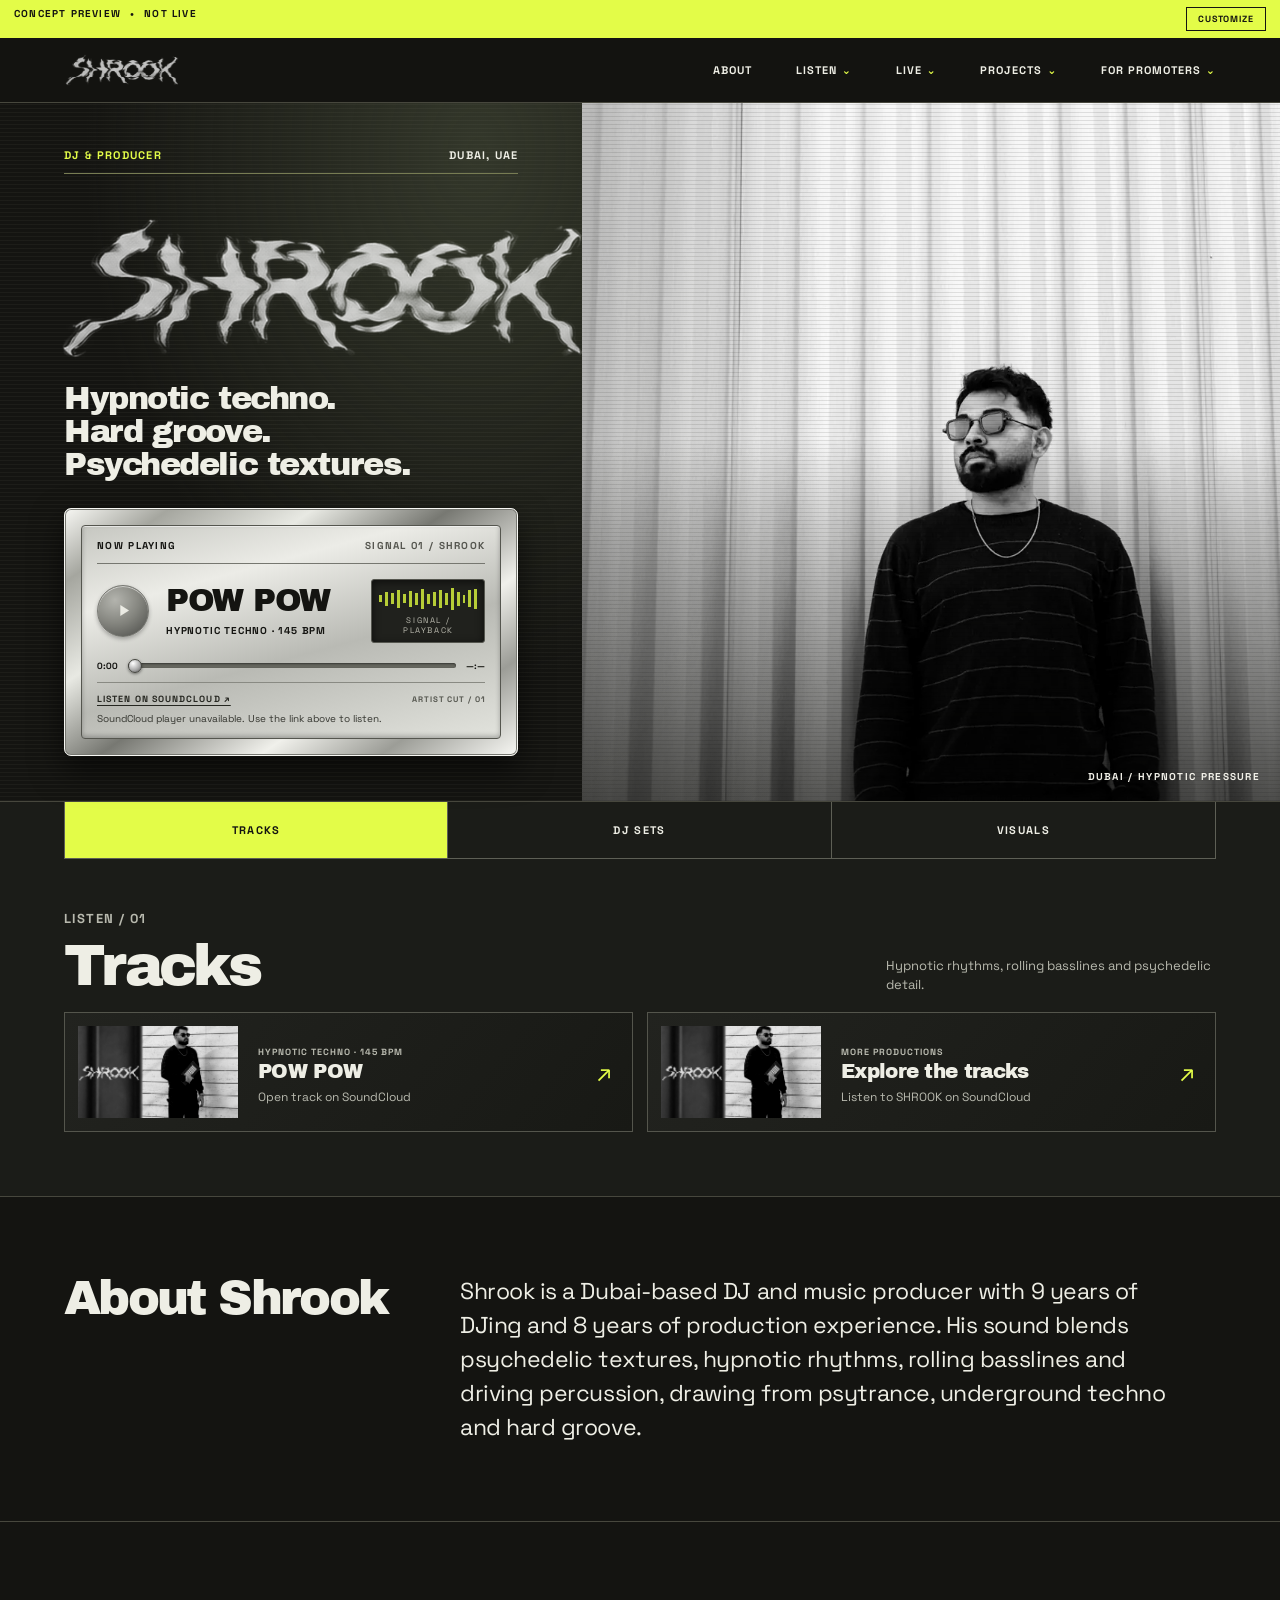
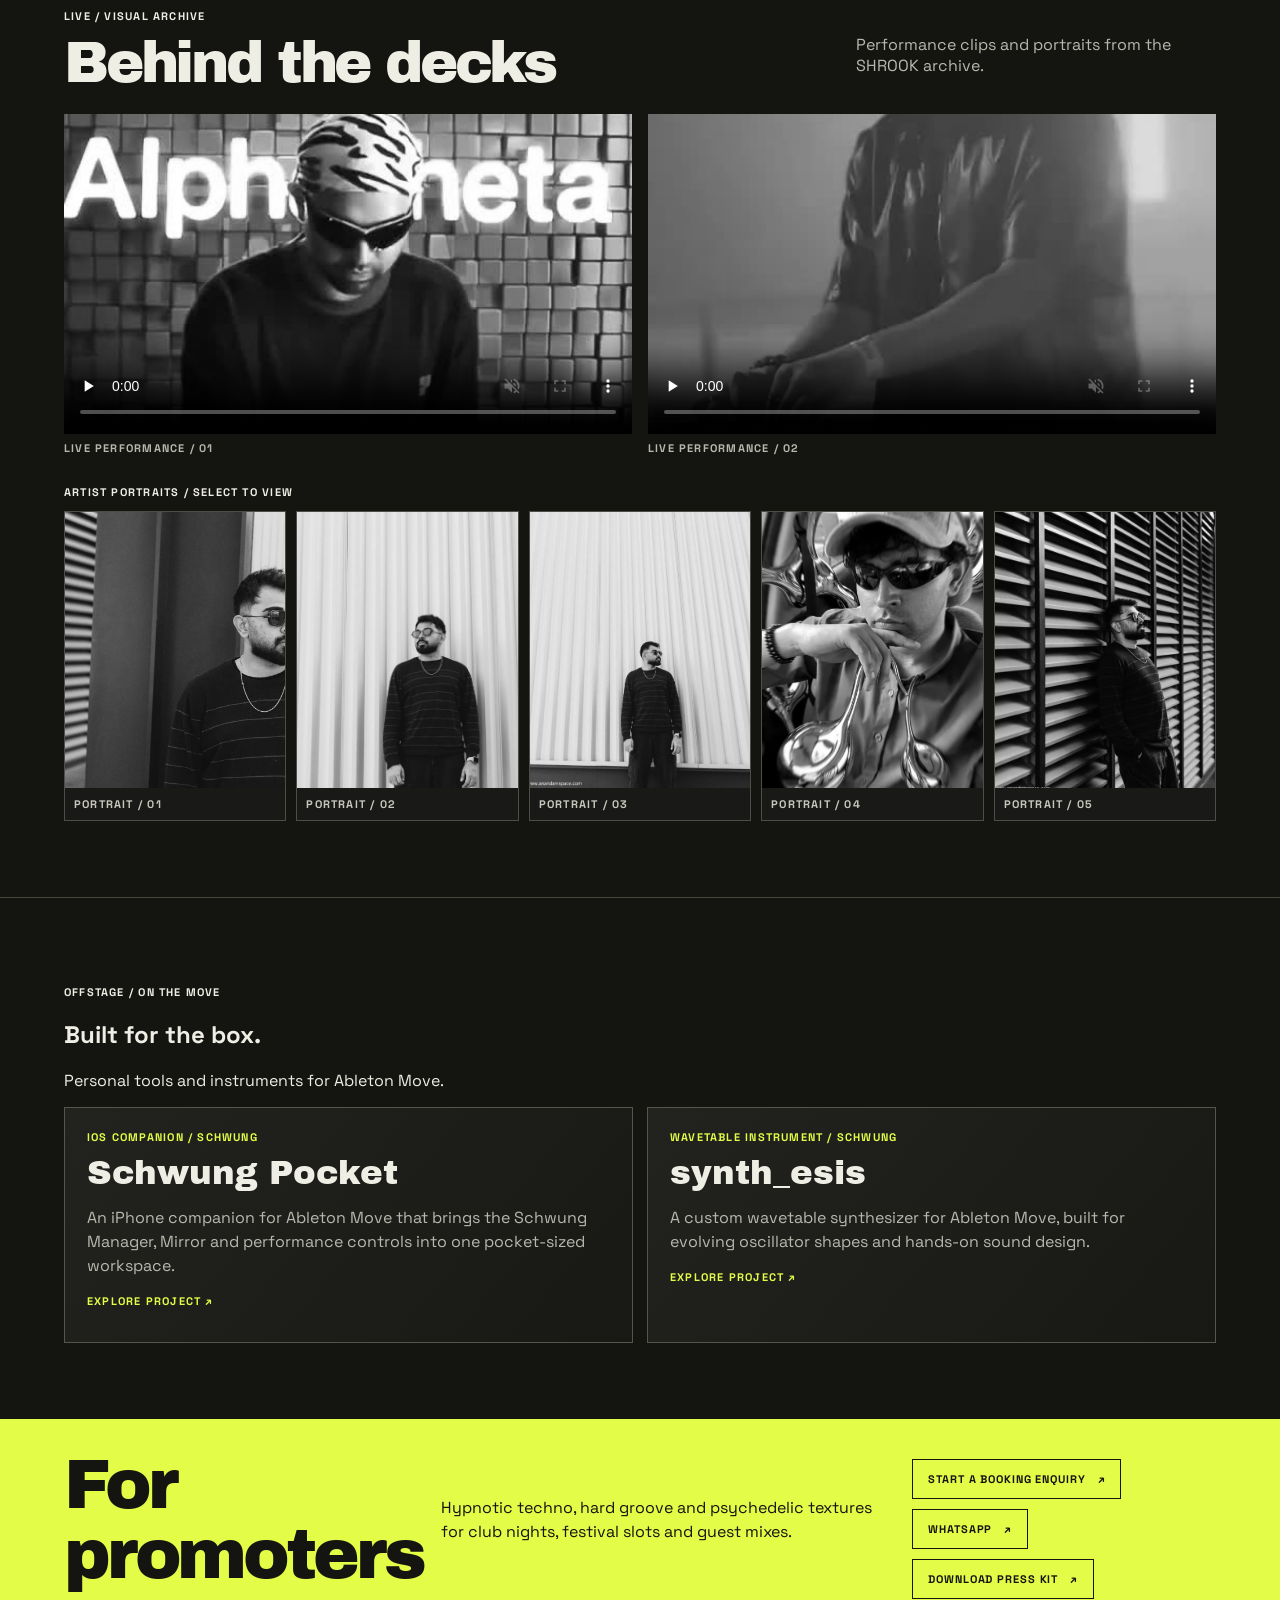
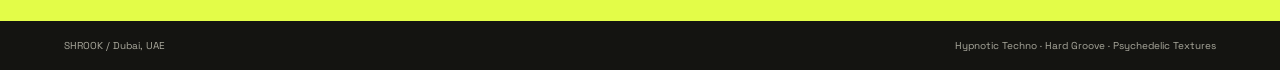
<file: signal-deck-preview.html>
<!doctype html>
<html lang="en">
<head>
  <meta charset="utf-8">
  <meta name="viewport" content="width=device-width, initial-scale=1">
  <meta name="theme-color" content="#141411">
  <meta name="description" content="Signal Deck concept preview for SHROOK.">
  <title>SHROOK — Signal Deck Concept</title>
  <link rel="preconnect" href="https://fonts.googleapis.com">
  <link rel="preconnect" href="https://fonts.gstatic.com" crossorigin>
  <link href="https://fonts.googleapis.com/css2?family=Archivo+Black&family=Space+Grotesk:wght@400;500;600;700&display=swap" rel="stylesheet">
  <style>
    :root { color-scheme: dark; --ink:#141411; --paper:#eeeee5; --acid:#e3fc48; --line:#47473d; --secondary:"Space Grotesk",system-ui,sans-serif; --primary:"Archivo Black",system-ui,sans-serif; --gutter:clamp(20px,5vw,76px); }
    *,*::before,*::after { box-sizing:border-box; }
    html { scroll-behavior:smooth; }
    body { margin:0; background:var(--ink); color:var(--paper); font-family:var(--secondary); }
    a { color:inherit; text-decoration:none; }
    button,input { font:inherit; }
    button:focus-visible,a:focus-visible,input:focus-visible { outline:2px solid var(--acid); outline-offset:4px; }
    .shell { padding-inline:var(--gutter); }
    .label { font-size:11px; font-weight:700; letter-spacing:.11em; text-transform:uppercase; }
    .preview-tag { display:flex; justify-content:center; gap:9px; padding:7px 14px; background:var(--acid); color:var(--ink); font-size:10px; font-weight:700; letter-spacing:.12em; text-align:center; text-transform:uppercase; }

    .preview-tag { position:relative; }
    .editor-launcher { margin-left:auto; padding:5px 11px; border:1px solid var(--ink); color:var(--ink); background:transparent; font-size:9px; font-weight:700; letter-spacing:.1em; text-transform:uppercase; cursor:pointer; }
    .editor-launcher:hover,.editor-launcher[aria-expanded="true"] { color:var(--acid); background:var(--ink); }
    .editor-scrim { position:fixed; inset:0; z-index:30; width:100%; border:0; background:#000a; cursor:pointer; }
    .editor-scrim[hidden] { display:none; }
    .editor-panel { position:fixed; inset:0 0 0 auto; z-index:31; width:min(410px,94vw); overflow:auto; padding:22px 22px 30px; color:var(--paper); background:#191a17; border-left:1px solid #696a60; box-shadow:-18px 0 55px #0009; transform:translateX(105%); transition:transform .24s ease; }
    .editor-panel.is-open { transform:translateX(0); }
    .editor-panel[aria-hidden="true"] { visibility:hidden; }
    .editor-panel[aria-hidden="false"] { visibility:visible; }
    .editor-head { display:flex; justify-content:space-between; align-items:flex-start; gap:14px; padding-bottom:17px; border-bottom:1px solid var(--line); }
    .editor-head .label { margin:0 0 7px; color:var(--acid); }
    .editor-head h2 { margin:0; font:25px/1 var(--primary); letter-spacing:-.04em; }
    .editor-close { width:36px; height:36px; border:1px solid #68695e; color:var(--paper); background:transparent; font-size:20px; cursor:pointer; }
    .editor-close:hover { color:var(--ink); background:var(--acid); }
    .editor-note { margin:14px 0 19px; padding:11px 12px; border-left:3px solid var(--acid); background:#24251f; color:#d3d2c8; font-size:12px; line-height:1.45; }
    .editor-section { padding:16px 0; border-top:1px solid #393a33; }
    .editor-section h3 { margin:0 0 11px; font-size:11px; letter-spacing:.12em; text-transform:uppercase; }
    .editor-section > p { margin:0 0 12px; color:#b8b9ae; font-size:12px; line-height:1.4; }
    .editor-select { display:block; width:100%; padding:11px 12px; border:1px solid #66675e; border-radius:0; color:var(--paper); background:#24251f; }
    .editor-module-list { display:grid; gap:7px; margin:0; padding:0; list-style:none; }
    .editor-module { display:grid; grid-template-columns:25px minmax(0,1fr) auto; align-items:center; gap:8px; min-height:48px; padding:7px 8px; border:1px solid #4a4b43; background:#22231e; }
    .editor-module.is-dragging { opacity:.45; border-color:var(--acid); }
    .editor-module.is-over { border-top:2px solid var(--acid); }
    .drag-handle { color:#b8b9ae; text-align:center; cursor:grab; user-select:none; }
    .module-name { font-size:12px; font-weight:600; }
    .module-actions { display:flex; align-items:center; gap:4px; }
    .move-button { width:27px; height:27px; border:1px solid #55564d; color:var(--paper); background:transparent; cursor:pointer; }
    .move-button:hover { color:var(--ink); background:var(--acid); }
    .module-visible { display:flex; align-items:center; gap:5px; color:#b8b9ae; font-size:9px; letter-spacing:.05em; text-transform:uppercase; }
    .module-visible input { accent-color:var(--acid); }
    .editor-actions { display:grid; grid-template-columns:1fr 1fr; gap:8px; margin-top:16px; }
    .editor-action { min-height:42px; padding:9px 10px; border:1px solid #77786e; color:var(--paper); background:transparent; font-size:10px; font-weight:700; letter-spacing:.07em; text-transform:uppercase; cursor:pointer; }
    .editor-action.primary { border-color:var(--acid); color:var(--ink); background:var(--acid); }
    .editor-action:hover { border-color:var(--acid); color:var(--acid); background:var(--ink); }
    .editor-action.primary:hover { color:var(--ink); background:#f0ff8c; }
    .editor-status { min-height:18px; margin:12px 0 0; color:var(--acid); font-size:11px; }
    body[data-theme="chrome"] { --acid:#d3d7dc; --line:#62666b; }
    body[data-theme="paper"] { background:#e9e7dd; color:#171814; --acid:#d9ef42; --line:#a5a69a; }
    body[data-theme="paper"] .site-header { color:#171814; background:#e9e7dded; }
    body[data-theme="paper"] .hero-copy { color:#171814; background:radial-gradient(ellipse at 82% 7%,#d2d0c4,transparent 58%),#e9e7dd; }
    body[data-theme="paper"] .hero-copy::before { background:repeating-linear-gradient(0deg,#44451a12 0 1px,transparent 1px 4px); }
    body[data-theme="paper"] .hero-meta span:last-child { color:#171814; }
    body[data-theme="paper"] .modes { color:#171814; background:#e3e1d7; }
    body[data-theme="paper"] .mode-tabs { border-color:#a5a69a; }
    body[data-theme="paper"] .mode-tab { color:#171814; border-color:#a5a69a; }
    body[data-theme="paper"] .mode-tab:hover,body[data-theme="paper"] .mode-tab[aria-selected="true"] { color:#171814; }
    body[data-theme="paper"] .mode-heading .label,body[data-theme="paper"] .mode-heading p,body[data-theme="paper"] .card-copy .label,body[data-theme="paper"] .card-copy p { color:#55564e; }
    body[data-theme="paper"] .content-card { border-color:#b4b4a8; background:linear-gradient(130deg,#f5f3e9,#dad8ce); }
    body[data-theme="paper"] footer { color:#55564e; }
    body[data-bg="clean"] .hero-visual::after { background:linear-gradient(90deg,#14141120,transparent 35%),linear-gradient(0deg,#14141160,transparent 52%); }
    body[data-bg="low"] .hero-visual::after { background:linear-gradient(90deg,#1414117a,transparent 48%),linear-gradient(0deg,#141411e6,transparent 70%),repeating-linear-gradient(0deg,#14141124 0 1px,transparent 1px 4px); }
    @media (prefers-reduced-motion:reduce) { .editor-panel { transition:none; } }
    @media (max-width:620px) {
      .preview-tag { justify-content:flex-start; gap:6px; font-size:8px; }
      .editor-launcher { padding:5px 8px; font-size:8px; }
      .editor-panel { padding:18px 16px 24px; }
    }

    .site-header { position:sticky; top:0; z-index:10; border-bottom:1px solid var(--line); background:#141411ed; backdrop-filter:blur(14px); }
    .header-inner { min-height:64px; display:flex; align-items:center; justify-content:space-between; gap:20px; }
    .logo { width:116px; aspect-ratio:3.61; }
    .logo img { display:block; width:100%; height:100%; object-fit:contain; filter:contrast(1.13) brightness(1.08); }
    nav { display:flex; align-items:center; gap:clamp(17px,3.4vw,46px); font-size:11px; font-weight:700; letter-spacing:.09em; text-transform:uppercase; }
    nav a { padding-block:10px; }
    nav a:hover,.text-link:hover { color:var(--acid); }
    .hero { display:grid; grid-template-columns:minmax(0,.91fr) minmax(0,1.09fr); min-height:600px; border-bottom:1px solid var(--line); }
    .hero-copy { position:relative; z-index:1; display:flex; flex-direction:column; justify-content:center; align-items:flex-start; padding:45px var(--gutter); background:radial-gradient(ellipse at 82% 7%,#33372a,transparent 58%),#141411; }
    .hero-copy::before { content:""; position:absolute; inset:0; z-index:-1; pointer-events:none; background:repeating-linear-gradient(0deg,#87877614 0 1px,transparent 1px 4px); }
    .hero-meta { display:flex; justify-content:space-between; gap:12px; width:100%; padding-bottom:11px; border-bottom:1px solid #777c53; color:var(--acid); }
    .hero-meta span:last-child { color:var(--paper); }
    .wordmark { width:min(116%,650px); margin:40px 0 0 -1%; }
    .wordmark img { display:block; width:100%; height:auto; filter:contrast(1.12) brightness(1.08); }
    .tagline { margin:20px 0 26px; font:clamp(20px,2.5vw,35px)/1.04 var(--primary); letter-spacing:-.045em; }
    .deck { width:min(100%,650px); padding:16px; color:var(--ink); background:linear-gradient(145deg,#f7f7f3 0%,#a5a69f 13%,#e8e9e3 31%,#777872 48%,#f0f0eb 68%,#9c9d97 83%,#f7f7f3 100%); border:1px solid #f7f7f3; border-radius:7px; box-shadow:0 14px 32px #0009, inset 0 0 0 1px #777872; }
    .deck-inner { padding:13px 15px 12px; border:1px solid #55564f; border-radius:4px; background:linear-gradient(165deg,#c6c7c1,#ecece7 27%,#b9bab4 58%,#e2e3dd); box-shadow:inset 0 1px #fff9, inset 0 -2px 5px #0004; }
    .deck-top { display:flex; justify-content:space-between; gap:10px; padding-bottom:11px; border-bottom:1px solid #767770; font-size:10px; font-weight:700; letter-spacing:.13em; text-transform:uppercase; }
    .deck-top span:last-child { color:#55564f; }
    .deck-main { display:grid; grid-template-columns:54px minmax(0,1fr) 114px; align-items:center; gap:15px; padding:15px 0 12px; }
    .transport { display:grid; place-items:center; width:52px; height:52px; padding:0; border:1px solid #353630; border-radius:50%; color:var(--paper); background:radial-gradient(circle at 34% 28%,#92938c,#4a4b44 49%,#171814 78%); box-shadow:0 2px 4px #0007,inset 0 1px #fff9; cursor:pointer; }
    .transport:hover { color:var(--acid); }
    .transport:disabled { opacity:.62; cursor:wait; }
    .transport svg { width:19px; height:19px; fill:currentColor; }
    .track-title { margin:0; font:clamp(22px,2.5vw,32px)/1 var(--primary); letter-spacing:-.04em; }
    .track-meta { margin:7px 0 0; font-size:10px; font-weight:700; letter-spacing:.08em; text-transform:uppercase; }
    .meter { min-height:54px; display:flex; flex-direction:column; justify-content:center; gap:4px; padding:7px; border:1px solid #55564f; border-radius:3px; background:#20211d; box-shadow:inset 0 2px 8px #0009; }
    .meter-readout { display:flex; align-items:center; justify-content:center; gap:3px; height:24px; }
    .meter-readout i { display:block; width:5px; height:var(--h); background:#d8f33e; opacity:.82; transform-origin:center; }
    .deck[data-playing="true"] .meter-readout i { animation:meter .32s ease-in-out infinite alternate; animation-delay:var(--d); }
    .meter-caption { color:#b9b9ae; font-size:8px; letter-spacing:.2em; text-align:center; }
    @keyframes meter { from { transform:scaleY(.5); } to { transform:scaleY(1.15); } }
    .seek-row { display:grid; grid-template-columns:auto minmax(0,1fr) auto; align-items:center; gap:10px; }
    .time { font-size:9px; font-weight:700; font-variant-numeric:tabular-nums; }
    .seek { width:100%; height:22px; margin:0; appearance:none; background:transparent; cursor:pointer; }
    .seek::-webkit-slider-runnable-track { height:5px; border-radius:6px; background:linear-gradient(to right,#22231e var(--progress,0%),#65665e var(--progress,0%)); box-shadow:inset 0 1px 2px #0007; }
    .seek::-moz-range-track { height:5px; border-radius:6px; background:#65665e; box-shadow:inset 0 1px 2px #0007; }
    .seek::-moz-range-progress { height:5px; border-radius:6px; background:#22231e; }
    .seek::-webkit-slider-thumb { width:14px; height:14px; margin-top:-4.5px; appearance:none; border:1px solid #44453f; border-radius:50%; background:radial-gradient(circle at 34% 28%,#fff,#aaa 58%,#555); box-shadow:0 1px 3px #0007; }
    .seek::-moz-range-thumb { width:13px; height:13px; border:1px solid #44453f; border-radius:50%; background:radial-gradient(circle at 34% 28%,#fff,#aaa 58%,#555); box-shadow:0 1px 3px #0007; }
    .deck-bottom { display:flex; align-items:center; justify-content:space-between; gap:12px; margin-top:5px; padding-top:10px; border-top:1px solid #898a83; }
    .soundcloud-link { color:#252620; font-size:9px; font-weight:700; letter-spacing:.12em; text-transform:uppercase; text-decoration:underline; text-underline-offset:3px; }
    .soundcloud-link:hover { color:#657400; }
    .player-status { min-height:14px; margin:7px 0 0; color:#34352f; font-size:10px; }
    .hero-visual { position:relative; overflow:hidden; min-height:600px; background:#32332d; }
    .hero-visual img { position:absolute; inset:0; width:100%; height:100%; object-fit:cover; object-position:66% 42%; filter:grayscale(1) contrast(1.16); }
    .hero-visual::after { content:""; position:absolute; inset:0; pointer-events:none; background:linear-gradient(90deg,#1414113d,transparent 35%),linear-gradient(0deg,#141411b3,transparent 52%),repeating-linear-gradient(0deg,#1414111c 0 1px,transparent 1px 4px); mix-blend-mode:multiply; }
    .visual-caption { position:absolute; z-index:1; right:20px; bottom:18px; color:#f1f0e8; font-size:10px; font-weight:700; letter-spacing:.13em; text-transform:uppercase; }
    .modes { padding:0 var(--gutter); background:#1b1c18; }
    .mode-tabs { display:grid; grid-template-columns:repeat(3,1fr); border:1px solid #5e5f55; border-top:0; }
    .mode-tab { min-height:56px; padding:12px; border:0; border-right:1px solid #5e5f55; color:var(--paper); background:transparent; font-size:11px; font-weight:700; letter-spacing:.12em; text-transform:uppercase; cursor:pointer; }
    .mode-tab:last-child { border-right:0; }
    .mode-tab:hover,.mode-tab[aria-selected="true"] { color:var(--ink); background:var(--acid); }
    .mode-content { padding:clamp(27px,4vw,53px) 0 clamp(36px,5vw,68px); }
    .mode-content[hidden] { display:none; }
    .mode-heading { display:flex; justify-content:space-between; align-items:end; gap:18px; margin-bottom:18px; }
    .mode-heading .label { margin:0 0 8px; color:#b8b9ae; }
    .mode-heading h2 { margin:0; font:clamp(30px,4.5vw,58px)/1 var(--primary); letter-spacing:-.055em; }
    .mode-heading p { max-width:330px; margin:0; color:#b8b9ae; font-size:13px; line-height:1.45; }
    .content-grid { display:grid; grid-template-columns:repeat(2,minmax(0,1fr)); gap:14px; }
    .content-card { display:grid; grid-template-columns:160px minmax(0,1fr) 22px; min-height:120px; align-items:center; gap:20px; padding:13px; border:1px solid #54554c; background:linear-gradient(130deg,#22231f,#181915); transition:border-color .2s,transform .2s; }
    .content-card:hover { transform:translateY(-2px); border-color:var(--acid); }
    .card-image { position:relative; min-height:92px; overflow:hidden; background:#373830; }
    .card-image img { width:100%; height:100%; position:absolute; inset:0; object-fit:cover; filter:grayscale(1) contrast(1.13); }
    .card-copy .label { margin:0 0 8px; color:#b8b9ae; font-size:9px; }
    .card-copy h3 { margin:0; font:20px/1.1 var(--primary); letter-spacing:-.035em; }
    .card-copy p { margin:7px 0 0; color:#b8b9ae; font-size:12px; }
    .card-arrow { color:var(--acid); font-size:24px; }
    .about { display:grid; grid-template-columns:minmax(170px,.65fr) 1.35fr; gap:32px; align-items:start; padding-block:clamp(40px,6vw,78px); border-top:1px solid var(--line); }
    .about h2 { margin:0; font:clamp(30px,4vw,48px)/1 var(--primary); letter-spacing:-.055em; }
    .about p { max-width:720px; margin:0; font-size:clamp(16px,2vw,23px); line-height:1.48; letter-spacing:-.02em; }
    .booking { display:flex; align-items:center; justify-content:space-between; gap:18px; padding-block:22px; background:var(--acid); color:var(--ink); }
    .booking h2 { margin:0; font:clamp(33px,6vw,70px)/1 var(--primary); letter-spacing:-.06em; }
    .booking a { display:inline-flex; align-items:center; gap:20px; padding:13px 17px; border:1px solid var(--ink); font-size:11px; font-weight:700; letter-spacing:.1em; text-transform:uppercase; }
    .booking a:hover { color:var(--acid); background:var(--ink); }
    footer { display:flex; justify-content:space-between; gap:15px; padding-block:18px; color:#aaa99d; font-size:10px; }
    .sr-only { position:absolute; width:1px; height:1px; padding:0; margin:-1px; overflow:hidden; clip:rect(0,0,0,0); white-space:nowrap; border:0; }
    @media (max-width:850px) { .hero { grid-template-columns:minmax(0,1fr) minmax(0,.9fr); min-height:540px; } .hero-visual { min-height:540px; } .hero-copy { padding-inline:clamp(20px,4vw,38px); } .deck-main { grid-template-columns:48px minmax(0,1fr) 82px; gap:10px; } .transport { width:46px; height:46px; } .content-card { grid-template-columns:115px minmax(0,1fr) 18px; gap:14px; } }
    @media (max-width:620px) {
      .header-inner { min-height:55px; }
      .logo { width:87px; }
      nav { gap:14px; font-size:9px; }
      nav a:nth-child(1),nav a:nth-child(3) { display:none; }
      .hero { display:flex; flex-direction:column; min-height:0; }
      .hero-copy { order:1; padding:27px 20px 21px; }
      .hero-meta { font-size:9px; }
      .wordmark { width:min(100%,430px); margin-top:28px; }
      .tagline { margin:14px 0 20px; font-size:23px; }
      .hero-visual { order:0; min-height:260px; max-height:310px; }
      .hero-visual img { object-position:66% 38%; }
      .visual-caption { font-size:8px; }
      .deck { padding:9px; }
      .deck-inner { padding:10px 10px 8px; }
      .deck-top { font-size:8px; }
      .deck-main { grid-template-columns:46px minmax(0,1fr) 68px; gap:8px; padding:11px 0 8px; }
      .transport { width:43px; height:43px; }
      .track-title { font-size:21px; }
      .track-meta { font-size:8px; }
      .meter { min-height:48px; padding:5px; }
      .meter-readout i { width:4px; }
      .seek-row { gap:6px; }
      .time { font-size:8px; }
      .deck-bottom { margin-top:3px; padding-top:8px; }
      .soundcloud-link { font-size:8px; }
      .modes { padding-inline:20px; }
      .mode-tab { min-height:48px; padding:9px 4px; font-size:9px; letter-spacing:.08em; }
      .mode-heading { display:block; }
      .mode-heading p { margin-top:10px; }
      .content-grid { grid-template-columns:1fr; gap:10px; }
      .content-card { grid-template-columns:100px minmax(0,1fr) 17px; min-height:94px; padding:9px; gap:12px; }
      .card-image { min-height:74px; }
      .card-copy h3 { font-size:17px; }
      .about { display:block; }
      .about p { margin-top:15px; }
      .booking { display:block; }
      .booking a { margin-top:15px; }
    }
    @media (prefers-reduced-motion:reduce) { html { scroll-behavior:auto; } *,*::before,*::after { animation-duration:.01ms!important; animation-iteration-count:1!important; transition-duration:.01ms!important; } }
  
    nav .nav-menu { position:relative; }
    nav .nav-menu summary { list-style:none; cursor:pointer; padding:10px 0; }
    nav .nav-menu summary::-webkit-details-marker { display:none; }
    nav .nav-menu summary::after { content:"⌄"; padding-left:5px; color:var(--acid); }
    .nav-dropdown { position:absolute; top:100%; left:-16px; z-index:15; display:grid; min-width:150px; padding:7px; border:1px solid var(--line); background:#191a17; box-shadow:0 10px 24px #0008; }
    .nav-dropdown a { display:block; padding:11px 10px; white-space:nowrap; }
    .nav-dropdown a:hover { color:var(--ink); background:var(--acid); }
    .side-projects,.media-archive { padding-block:clamp(38px,6vw,76px); border-top:1px solid var(--line); }
    .project-grid { display:grid; grid-template-columns:repeat(2,minmax(0,1fr)); gap:14px; }
    .project-card { display:flex; flex-direction:column; align-items:flex-start; min-height:210px; padding:22px; border:1px solid #54554c; background:linear-gradient(130deg,#22231f,#181915); }
    .project-card .label { margin:0 0 12px; color:var(--acid); }
    .project-card h3 { margin:0; font:clamp(22px,3vw,34px)/1 var(--primary); }
    .project-card p:not(.label) { max-width:52ch; color:#b8b9ae; line-height:1.5; }
    .project-card a { margin-top:auto; color:var(--acid); }
    .media-archive .section-heading { display:flex; justify-content:space-between; align-items:end; gap:18px; margin-bottom:22px; }
    .media-archive .section-heading h2 { margin:0; font:clamp(30px,4.5vw,58px)/1 var(--primary); letter-spacing:-.055em; }
    .media-archive .section-heading p:last-child { max-width:360px; color:#b8b9ae; }
    .live-video-grid { display:grid; grid-template-columns:repeat(2,minmax(0,1fr)); gap:16px; }
    .live-video-grid figure { margin:0; }
    .live-video-grid video { display:block; width:100%; aspect-ratio:16/9; object-fit:cover; background:#080908; filter:grayscale(1); }
    .live-video-grid figcaption { padding-top:8px; color:#b8b9ae; }
    .gallery-heading { margin:30px 0 12px; }
    .visual-gallery { display:grid; grid-template-columns:repeat(5,minmax(0,1fr)); gap:10px; }
    .visual-card { position:relative; display:block; width:100%; padding:0; overflow:hidden; border:1px solid #4d4e45; color:var(--paper); background:#191a17; text-align:left; cursor:zoom-in; }
    .visual-card img { display:block; width:100%; aspect-ratio:4/5; object-fit:cover; filter:grayscale(1); transition:transform .25s ease,filter .25s ease; }
    .visual-card:hover img,.visual-card:focus-visible img { transform:scale(1.04); filter:grayscale(.45); }
    .visual-card .label { display:block; padding:9px; color:#c7c7bd; }
    .photo-viewer { width:min(1100px,96vw); max-width:none; max-height:92vh; padding:16px; border:1px solid #77786e; color:var(--paper); background:#141411; }
    .photo-viewer::backdrop { background:#000d; backdrop-filter:blur(5px); }
    .photo-viewer-bar { display:flex; align-items:center; justify-content:space-between; gap:12px; }
    .photo-viewer-bar .label { color:var(--acid); }
    .photo-viewer-bar button,.photo-viewer-image button { width:42px; height:42px; border:1px solid #68695e; color:var(--paper); background:#1e1f1a; font-size:26px; cursor:pointer; }
    .photo-viewer-image { display:grid; grid-template-columns:46px minmax(0,1fr) 46px; align-items:center; gap:12px; }
    .photo-viewer-image img { display:block; max-width:100%; max-height:75vh; margin:auto; object-fit:contain; }
    .booking-links { display:flex; flex-wrap:wrap; gap:10px; margin-top:18px; }
    .booking-links a { display:inline-flex; align-items:center; gap:12px; padding:12px 15px; border:1px solid var(--ink); color:var(--ink); font-size:11px; font-weight:700; letter-spacing:.08em; text-transform:uppercase; }
    .booking-links a:hover { color:var(--acid); background:var(--ink); }
    .booking p { max-width:65ch; line-height:1.5; }
    .sr-only#sc-widget { position:fixed; left:-2px; bottom:0; width:1px; height:1px; opacity:.01; pointer-events:none; }
    @media (max-width:850px) {
      nav { gap:clamp(10px,2vw,18px); font-size:10px; }
      .visual-gallery { grid-template-columns:repeat(3,minmax(0,1fr)); }
    }
    @media (max-width:620px) {
      .header-inner { align-items:flex-start; flex-direction:column; gap:4px; padding-block:10px; }
      nav { width:100%; justify-content:space-between; gap:8px; font-size:9px; }
      nav .nav-menu summary { padding:8px 0; }
      .nav-dropdown { left:auto; right:0; }
      .project-grid,.live-video-grid { grid-template-columns:1fr; }
      .media-archive .section-heading { display:block; }
      .media-archive .section-heading p:last-child { margin-bottom:0; }
      .visual-gallery { grid-template-columns:repeat(2,minmax(0,1fr)); }
      .photo-viewer { padding:9px; }
      .photo-viewer-image { grid-template-columns:34px minmax(0,1fr) 34px; gap:6px; }
      .photo-viewer-image button { width:32px; height:42px; }
      .booking-links { display:grid; }
    }
  
    .nav-dropdown { max-width:min(230px,85vw); }
    .sticky-player { position:fixed; left:50%; bottom:16px; z-index:20; display:grid; grid-template-columns:48px minmax(0,1fr) auto; align-items:center; gap:13px; width:min(560px,calc(100vw - 32px)); padding:10px 13px; border:1px solid #8d8e85; color:var(--ink); background:linear-gradient(145deg,#f4f4ee,#b8b9b2); box-shadow:0 12px 35px #000a; transform:translateX(-50%); }
    .sticky-player[hidden] { display:none; }
    .sticky-play { width:42px; height:42px; border:1px solid #33342e; border-radius:50%; color:var(--paper); background:radial-gradient(circle at 34% 28%,#92938c,#4a4b44 49%,#171814 78%); cursor:pointer; }
    .sticky-play:disabled { opacity:.55; cursor:wait; }
    .sticky-track { display:grid; gap:3px; }
    .sticky-track strong { font:16px/1 var(--primary); }
    .sticky-track span { font-size:8px; font-weight:700; letter-spacing:.1em; }
    .sticky-progress { height:3px; margin-top:3px; background:#77786e; }
    .sticky-progress i { display:block; width:0; height:100%; background:#819300; }
    .sticky-player > a { padding:9px 10px; border:1px solid #50514b; font-size:9px; font-weight:700; letter-spacing:.06em; text-transform:uppercase; }
    .sticky-player > a:hover { color:var(--acid); background:var(--ink); }
    .sr-only#sc-widget.sc-visible-fallback { position:static; display:block; width:100%; height:92px; margin-top:10px; overflow:visible; clip:auto; clip-path:none; opacity:1; pointer-events:auto; }
  </style>
</head>
<body>
  <div class="preview-tag"><span>Concept preview</span><span aria-hidden="true">•</span><span>Not live</span><button class="editor-launcher" id="editor-open" type="button" aria-expanded="false" aria-controls="editor-panel">Customize</button></div>
  <button class="editor-scrim" id="editor-scrim" type="button" aria-label="Close layout editor" hidden></button>
  <aside class="editor-panel" id="editor-panel" role="dialog" aria-modal="true" aria-label="SHROOK site editor" aria-hidden="true" inert>
    <div class="editor-head">
      <div><p class="label">SHROOK / Studio</p><h2>Shape the page</h2></div>
      <button class="editor-close" id="editor-close" type="button" aria-label="Close editor">×</button>
    </div>
    <p class="editor-note">Arrange your public page and preview the changes here. Save stays on this browser; export a layout file to carry it elsewhere. It does not publish to the live site.</p>
    <section class="editor-section">
      <h3>Visual language</h3>
      <p>Choose a complete surface treatment for this concept.</p>
      <label class="sr-only" for="theme-select">Visual theme</label>
      <select class="editor-select" id="theme-select">
        <option value="signal">Signal Room · charcoal + acid</option>
        <option value="chrome">Chrome Rack · graphite + silver</option>
        <option value="paper">Flyer Archive · warm paper + ink</option>
      </select>
    </section>
    <section class="editor-section">
      <h3>Hero image treatment</h3>
      <label class="sr-only" for="background-select">Hero image treatment</label>
      <select class="editor-select" id="background-select">
        <option value="grain">Club grain</option>
        <option value="clean">Clean monochrome</option>
        <option value="low">Low light</option>
      </select>
    </section>
    <section class="editor-section">
      <h3>Page modules</h3>
      <p>Drag modules to reorder them, use the arrows for precise moves, and hide anything you do not need.</p>
      <ol class="editor-module-list" id="module-list">
        <li class="editor-module" draggable="true" data-module="hero"><span class="drag-handle" aria-hidden="true">⠿</span><span class="module-name">Signal Deck / Hero</span><span class="module-actions"><button class="move-button" type="button" data-move="up" aria-label="Move Signal Deck up">↑</button><button class="move-button" type="button" data-move="down" aria-label="Move Signal Deck down">↓</button><label class="module-visible"><input type="checkbox" checked>Show</label></span></li>
        <li class="editor-module" draggable="true" data-module="listen"><span class="drag-handle" aria-hidden="true">⠿</span><span class="module-name">Tracks / DJ Sets / Visuals</span><span class="module-actions"><button class="move-button" type="button" data-move="up" aria-label="Move content modes up">↑</button><button class="move-button" type="button" data-move="down" aria-label="Move content modes down">↓</button><label class="module-visible"><input type="checkbox" checked>Show</label></span></li>
        <li class="editor-module" draggable="true" data-module="about"><span class="drag-handle" aria-hidden="true">⠿</span><span class="module-name">About</span><span class="module-actions"><button class="move-button" type="button" data-move="up" aria-label="Move About up">↑</button><button class="move-button" type="button" data-move="down" aria-label="Move About down">↓</button><label class="module-visible"><input type="checkbox" checked>Show</label></span></li>
        <li class="editor-module" draggable="true" data-module="live"><span class="drag-handle" aria-hidden="true">⠿</span><span class="module-name">Live / Visual Archive</span><span class="module-actions"><button class="move-button" type="button" data-move="up" aria-label="Move Live / Visual Archive up">↑</button><button class="move-button" type="button" data-move="down" aria-label="Move Live / Visual Archive down">↓</button><label class="module-visible"><input type="checkbox" checked>Show</label></span></li>
        <li class="editor-module" draggable="true" data-module="projects"><span class="drag-handle" aria-hidden="true">⠿</span><span class="module-name">Projects</span><span class="module-actions"><button class="move-button" type="button" data-move="up" aria-label="Move Projects up">↑</button><button class="move-button" type="button" data-move="down" aria-label="Move Projects down">↓</button><label class="module-visible"><input type="checkbox" checked>Show</label></span></li>
        <li class="editor-module" draggable="true" data-module="booking"><span class="drag-handle" aria-hidden="true">⠿</span><span class="module-name">Promoter / Booking</span><span class="module-actions"><button class="move-button" type="button" data-move="up" aria-label="Move Booking up">↑</button><button class="move-button" type="button" data-move="down" aria-label="Move Booking down">↓</button><label class="module-visible"><input type="checkbox" checked>Show</label></span></li>
      </ol>
    </section>
    <div class="editor-actions">
      <button class="editor-action primary" id="save-layout" type="button">Save on this browser</button>
      <button class="editor-action" id="export-layout" type="button">Export layout</button>
      <button class="editor-action" id="import-layout" type="button">Load layout file</button>
      <button class="editor-action" id="reset-layout" type="button">Reset preview</button>
      <input class="sr-only" id="layout-file" type="file" accept="application/json,.json" tabindex="-1">
    </div>
    <p class="editor-status" id="editor-status" role="status" aria-live="polite"></p>
  </aside>
  <header class="site-header">
    <div class="header-inner shell">
      <a class="logo" href="#top" aria-label="SHROOK home"><img src="assets/shrook-wordmark.webp" alt=""></a>
      <nav aria-label="Main navigation">
        <a href="#about">About</a>
        <details class="nav-menu"><summary>Listen</summary><div class="nav-dropdown"><a href="#listen">Tracks</a><a href="#mixes">DJ sets</a></div></details>
        <details class="nav-menu"><summary>Live</summary><div class="nav-dropdown"><a href="#live">Videos</a><a href="#portrait-gallery">Portraits</a></div></details>
        <details class="nav-menu"><summary>Projects</summary><div class="nav-dropdown"><a href="#projects">Ableton Move projects</a><a href="/self-care/">Self-Care Cards</a></div></details>
        <details class="nav-menu"><summary>For promoters</summary><div class="nav-dropdown"><a href="#booking">Booking</a><a href="assets/Shrook-Press-Kit.pdf" target="_blank" rel="noopener">Press kit</a><a href="mailto:shrookmusic@gmail.com?subject=SHROOK%20Enquiry">Contact</a></div></details>
      </nav>
    </div>
  </header>
  <main id="top">
    <section class="hero" data-module="hero" aria-labelledby="hero-title">
      <div class="hero-copy">
        <div class="hero-meta label"><span>DJ &amp; Producer</span><span>Dubai, UAE</span></div>
        <h1 class="wordmark" id="hero-title"><img src="assets/shrook-wordmark.webp" alt="SHROOK"></h1>
        <p class="tagline">Hypnotic techno.<br>Hard groove.<br>Psychedelic textures.</p>
        <article class="deck" id="deck" data-playing="false" aria-label="POW POW SoundCloud player">
          <div class="deck-inner">
            <div class="deck-top"><span>Now playing</span><span>Signal 01 / SHROOK</span></div>
            <div class="deck-main">
              <button class="transport" id="play-toggle" type="button" aria-label="Play POW POW" aria-pressed="false" disabled>
                <svg id="play-icon" viewBox="0 0 24 24" aria-hidden="true"><path d="M8 5v14l11-7z"></path></svg>
              </button>
              <div>
                <h2 class="track-title">POW POW</h2>
                <p class="track-meta">Hypnotic techno · 145 BPM</p>
              </div>
              <div class="meter" aria-hidden="true">
                <div class="meter-readout" id="vu-meter"></div>
                <span class="meter-caption">SIGNAL / PLAYBACK</span>
              </div>
            </div>
            <div class="seek-row">
              <span class="time" id="elapsed">0:00</span>
              <input class="seek" id="seek" type="range" min="0" max="1000" value="0" aria-label="Seek through POW POW" aria-valuetext="0:00">
              <span class="time" id="duration">—:—</span>
            </div>
            <div class="deck-bottom">
              <a class="soundcloud-link" href="https://on.soundcloud.com/nKQ5k3D65HFzeMtlgL" target="_blank" rel="noopener noreferrer">Listen on SoundCloud ↗</a>
              <span class="label" style="font-size:8px;color:#55564f">Artist cut / 01</span>
            </div>
            <p class="player-status" id="player-status" role="status" aria-live="polite">Loading SoundCloud player…</p>
          </div>
        </article>
        <iframe class="sr-only" id="sc-widget" title="POW POW on SoundCloud" allow="autoplay" loading="eager"></iframe>
      </div>
      <div class="hero-visual">
        <img src="assets/shrook-visual-02.webp" alt="Shrook in a black sweater, holding a music controller" fetchpriority="high" width="933" height="1400">
        <span class="visual-caption">Dubai / Hypnotic pressure</span>
      </div>
    </section>

    <section class="modes" id="listen" data-module="listen" aria-label="Explore SHROOK">
      <div class="mode-tabs" role="tablist" aria-label="Choose a content mode">
        <button class="mode-tab" id="tab-tracks" type="button" role="tab" aria-controls="panel-tracks" aria-selected="true">Tracks</button>
        <button class="mode-tab" id="tab-sets" type="button" role="tab" aria-controls="panel-sets" aria-selected="false" tabindex="-1">DJ sets</button>
        <button class="mode-tab" id="tab-visuals" type="button" role="tab" aria-controls="panel-visuals" aria-selected="false" tabindex="-1">Visuals</button>
      </div>
      <div class="mode-content" id="panel-tracks" role="tabpanel" aria-labelledby="tab-tracks">
        <div class="mode-heading"><div><p class="label">Listen / 01</p><h2>Tracks</h2></div><p>Hypnotic rhythms, rolling basslines and psychedelic detail.</p></div>
        <div class="content-grid">
          <a class="content-card" href="https://on.soundcloud.com/nKQ5k3D65HFzeMtlgL" target="_blank" rel="noopener noreferrer">
            <span class="card-image"><img src="assets/shrook-portrait.webp" alt="" loading="lazy"></span>
            <span class="card-copy"><span class="label">Hypnotic techno · 145 BPM</span><h3>POW POW</h3><p>Open track on SoundCloud</p></span>
            <span class="card-arrow" aria-hidden="true">↗</span>
          </a>
          <a class="content-card" href="https://soundcloud.com/shrookie" target="_blank" rel="noopener noreferrer">
            <span class="card-image"><img src="assets/shrook-portrait.webp" alt="" loading="lazy"></span>
            <span class="card-copy"><span class="label">More productions</span><h3>Explore the tracks</h3><p>Listen to SHROOK on SoundCloud</p></span>
            <span class="card-arrow" aria-hidden="true">↗</span>
          </a>
        </div>
      </div>
      <div class="mode-content" id="panel-sets" role="tabpanel" aria-labelledby="tab-sets" hidden>
        <div class="mode-heading"><div><p class="label">Listen / 02</p><h2>DJ sets</h2></div><p>Long-form selections built for the dancefloor.</p></div>
        <div class="content-grid">
          <a class="content-card" href="https://soundcloud.com/shrookie/booth001" target="_blank" rel="noopener noreferrer">
            <span class="card-image"><img src="assets/shrook-portrait.webp" alt="" loading="lazy"></span>
            <span class="card-copy"><span class="label">DJ set / SoundCloud</span><h3>BOOTH001</h3><p>Open mix on SoundCloud</p></span>
            <span class="card-arrow" aria-hidden="true">↗</span>
          </a>
          <a class="content-card" href="https://www.youtube.com/@shrookmusic" target="_blank" rel="noopener noreferrer">
            <span class="card-image"><img src="assets/shrook-portrait.webp" alt="" loading="lazy"></span>
            <span class="card-copy"><span class="label">DJ sets / YouTube</span><h3>2Hypnotic2Hard</h3><p>Watch SHROOK on YouTube</p></span>
            <span class="card-arrow" aria-hidden="true">↗</span>
          </a>
        </div>
      </div>
      <div class="mode-content" id="panel-visuals" role="tabpanel" aria-labelledby="tab-visuals" hidden>
        <div class="mode-heading"><div><p class="label">Explore / 03</p><h2>Visuals</h2></div><p>Behind the decks, portraits and moments from the SHROOK world.</p></div>
        <div class="content-grid">
          <a class="content-card" href="#live">
            <span class="card-image"><img src="assets/performance-1.jpg" alt="" loading="lazy"></span>
            <span class="card-copy"><span class="label">Performance</span><h3>Behind the decks</h3><p>Performance clips and live moments</p></span>
            <span class="card-arrow" aria-hidden="true">↓</span>
          </a>
          <a class="content-card" href="#portrait-gallery">
            <span class="card-image"><img src="assets/shrook-visual-01.webp" alt="" loading="lazy"></span>
            <span class="card-copy"><span class="label">Gallery</span><h3>Portraits &amp; flyers</h3><p>Open the uploaded visual archive</p></span>
            <span class="card-arrow" aria-hidden="true">↓</span>
          </a>
        </div>
      </div>
    </section>

    <section class="about shell" id="about" data-module="about">
      <h2>About Shrook</h2>
      <p>Shrook is a Dubai-based DJ and music producer with 9 years of DJing and 8 years of production experience. His sound blends psychedelic textures, hypnotic rhythms, rolling basslines and driving percussion, drawing from psytrance, underground techno and hard groove.</p>
    </section>
    <section class="media-archive shell" id="live" data-module="live" aria-labelledby="live-title">
      <div class="section-heading"><div><p class="label">Live / visual archive</p><h2 id="live-title">Behind the decks</h2></div><p>Performance clips and portraits from the SHROOK archive.</p></div>
      <div class="live-video-grid">
        <figure><div class="video-frame"><video controls muted loop playsinline preload="none" poster="assets/performance-1.jpg" aria-label="Shrook performing at the decks"><source src="assets/performance-1.mp4" type="video/mp4"></video></div><figcaption class="label">Live performance / 01</figcaption></figure>
        <figure><div class="video-frame"><video controls muted loop playsinline preload="none" poster="assets/performance-2.jpg" aria-label="Shrook DJing under club lighting"><source src="assets/performance-2.mp4" type="video/mp4"></video></div><figcaption class="label">Live performance / 02</figcaption></figure>
      </div>
      <div class="gallery-heading"><p class="label">Artist portraits / select to view</p></div>
      <div class="visual-gallery" id="portrait-gallery">
        <button class="visual-card" type="button" data-image="assets/shrook-visual-01.webp" data-alt="Shrook in sunglasses, portrait in Dubai"><img src="assets/shrook-visual-01.webp" alt="Shrook in sunglasses, portrait in Dubai" loading="lazy"><span class="label">Portrait / 01</span></button>
        <button class="visual-card" type="button" data-image="assets/shrook-visual-02.webp" data-alt="Full-length portrait of Shrook in a black sweater"><img src="assets/shrook-visual-02.webp" alt="Full-length portrait of Shrook in a black sweater" loading="lazy"><span class="label">Portrait / 02</span></button>
        <button class="visual-card" type="button" data-image="assets/shrook-visual-03.webp" data-alt="Shrook standing against a pale architectural wall"><img src="assets/shrook-visual-03.webp" alt="Shrook standing against a pale architectural wall" loading="lazy"><span class="label">Portrait / 03</span></button>
        <button class="visual-card" type="button" data-image="assets/shrook-visual-04.webp" data-alt="Shrook in a blue shirt and chrome accessories"><img src="assets/shrook-visual-04.webp" alt="Shrook in a blue shirt and chrome accessories" loading="lazy"><span class="label">Portrait / 04</span></button>
        <button class="visual-card" type="button" data-image="assets/shrook-visual-05.webp" data-alt="Black and white side portrait of Shrook"><img src="assets/shrook-visual-05.webp" alt="Black and white side portrait of Shrook" loading="lazy"><span class="label">Portrait / 05</span></button>
      </div>
    </section>
    <section class="side-projects shell" id="projects" data-module="projects" aria-labelledby="projects-title">
      <div class="section-heading"><div><p class="label">Offstage / on the Move</p><h2 id="projects-title">Built for the box.</h2></div><p>Personal tools and instruments for Ableton Move.</p></div>
      <div class="project-grid">
        <article class="project-card"><p class="label">iOS companion / Schwung</p><h3>Schwung Pocket</h3><p>An iPhone companion for Ableton Move that brings the Schwung Manager, Mirror and performance controls into one pocket-sized workspace.</p><a class="label" href="https://github.com/chutneyrebel/schwung-pocket" target="_blank" rel="noopener noreferrer">Explore project <span aria-hidden="true">↗</span></a></article>
        <article class="project-card"><p class="label">Wavetable instrument / Schwung</p><h3>synth_esis</h3><p>A custom wavetable synthesizer for Ableton Move, built for evolving oscillator shapes and hands-on sound design.</p><a class="label" href="https://github.com/chutneyrebel/synth_esis" target="_blank" rel="noopener noreferrer">Explore project <span aria-hidden="true">↗</span></a></article>
      </div>
    </section>
    <section class="booking shell" id="booking" data-module="booking">
      <h2>For promoters</h2>
      <p>Hypnotic techno, hard groove and psychedelic textures for club nights, festival slots and guest mixes.</p>
      <div class="booking-links"><a href="mailto:shrookmusic@gmail.com?subject=SHROOK%20Booking%20Enquiry">Start a booking enquiry <span aria-hidden="true">↗</span></a><a href="https://wa.me/971509093825?text=Hi%20Shrook%2C%20I%E2%80%99d%20like%20to%20enquire%20about%20booking%20you." target="_blank" rel="noopener noreferrer">WhatsApp <span aria-hidden="true">↗</span></a><a href="assets/Shrook-Press-Kit.pdf" target="_blank" rel="noopener">Download press kit <span aria-hidden="true">↗</span></a></div>
    </section>
    <dialog class="photo-viewer" id="photo-viewer" aria-label="SHROOK portrait viewer">
      <div class="photo-viewer-bar"><p class="label" id="photo-caption">SHROOK / VISUAL ARCHIVE</p><button id="photo-close" type="button" aria-label="Close image viewer">×</button></div>
      <div class="photo-viewer-image"><button id="photo-prev" type="button" aria-label="Previous portrait">‹</button><img id="photo-large" alt=""><button id="photo-next" type="button" aria-label="Next portrait">›</button></div>
    </dialog>
  </main>
  <footer class="shell"><span>SHROOK / Dubai, UAE</span><span>Hypnotic Techno · Hard Groove · Psychedelic Textures</span></footer>
  <aside class="sticky-player" id="sticky-player" aria-label="Quick player" hidden>
    <button class="sticky-play" id="sticky-play" type="button" aria-label="Play POW POW" disabled>▶</button>
    <div class="sticky-track"><strong>POW POW</strong><span>HYPNOTIC TECHNO · 145 BPM</span><div class="sticky-progress"><i id="sticky-progress"></i></div></div>
    <a href="#top">Open player</a>
  </aside>

  <script src="https://w.soundcloud.com/player/api.js"></script>
  <script>
    (function () {
      var trackUrl = "https://api.soundcloud.com/tracks/2225600807?secret_token=s-01Lx6p06642";
      var iframe = document.getElementById("sc-widget");
      var widgetReady = false;
      var isPlaying = false;
      var durationMs = 0;
      var playButton = document.getElementById("play-toggle");
      var playIcon = document.getElementById("play-icon");
      var seek = document.getElementById("seek");
      var elapsed = document.getElementById("elapsed");
      var duration = document.getElementById("duration");
      var status = document.getElementById("player-status");
      var deck = document.getElementById("deck");
      var meter = document.getElementById("vu-meter");
      var stickyPlayer = document.getElementById("sticky-player");
      var stickyPlay = document.getElementById("sticky-play");
      var stickyProgress = document.getElementById("sticky-progress");
      var heroDeckVisible = true;

      function updateStickyPlayer() { stickyPlayer.hidden = !widgetReady || heroDeckVisible; }
      stickyPlay.addEventListener("click", function () { playButton.click(); });
      if ("IntersectionObserver" in window) {
        new IntersectionObserver(function (entries) {
          heroDeckVisible = entries[0].isIntersecting;
          updateStickyPlayer();
        }, { threshold:0.12 }).observe(deck);
      }

      iframe.src = "https://w.soundcloud.com/player/?url=" + encodeURIComponent(trackUrl) +
        "&auto_play=false&hide_related=true&show_comments=false&show_user=false&show_reposts=false&visual=false&color=%23e3fc48";

      var heights = [31,58,44,76,39,66,51,84,42,60,74,48,91,57,35,69,82];
      heights.forEach(function (height, index) {
        var bar = document.createElement("i");
        bar.style.setProperty("--h", height + "%");
        bar.style.setProperty("--d", (index * 23) + "ms");
        meter.appendChild(bar);
      });

      function formatTime(ms) {
        if (!Number.isFinite(ms) || ms < 0) return "0:00";
        var total = Math.floor(ms / 1000);
        return Math.floor(total / 60) + ":" + String(total % 60).padStart(2, "0");
      }
      function renderPlayState(playing) {
        isPlaying = playing;
        deck.setAttribute("data-playing", String(playing));
        playButton.setAttribute("aria-pressed", String(playing));
        playButton.setAttribute("aria-label", (playing ? "Pause" : "Play") + " POW POW");
        stickyPlay.setAttribute("aria-label", (playing ? "Pause" : "Play") + " POW POW");
        stickyPlay.textContent = playing ? "Ⅱ" : "▶";
        playIcon.innerHTML = playing ? '<path d="M7 5h4v14H7zM14 5h4v14h-4z"></path>' : '<path d="M8 5v14l11-7z"></path>';
      }
      function setStatus(message) { status.textContent = message; }

      if (!window.SC || !window.SC.Widget) {
        setStatus("SoundCloud player unavailable. Use the link above to listen.");
      } else {
      var widget = window.SC.Widget(iframe);
      var playerTimer = window.setTimeout(function () {
        if (!widgetReady) {
          setStatus("SoundCloud controls are still loading. Use the player below to play POW POW.");
          iframe.classList.add("sc-visible-fallback");
        }
      }, 12000);
      widget.bind(window.SC.Widget.Events.READY, function () {
        window.clearTimeout(playerTimer);
        iframe.classList.remove("sc-visible-fallback");
        widgetReady = true;
        playButton.disabled = false;
        stickyPlay.disabled = false;
        updateStickyPlayer();
        setStatus("SoundCloud ready");
        widget.getDuration(function (ms) {
          if (!Number.isFinite(ms) || ms <= 0) return;
          durationMs = ms;
          duration.textContent = formatTime(ms);
        });
      });
      widget.bind(window.SC.Widget.Events.PLAY, function () {
        renderPlayState(true);
        setStatus("Playing POW POW");
      });
      widget.bind(window.SC.Widget.Events.PAUSE, function () {
        renderPlayState(false);
        setStatus("Playback paused");
      });
      widget.bind(window.SC.Widget.Events.FINISH, function () {
        renderPlayState(false);
        seek.value = "0";
        seek.style.setProperty("--progress", "0%");
        elapsed.textContent = "0:00";
        setStatus("Track finished");
      });
      widget.bind(window.SC.Widget.Events.PLAY_PROGRESS, function (event) {
        var relative = Math.max(0, Math.min(1, event.relativePosition || 0));
        stickyProgress.style.width = (relative * 100) + "%";
        seek.value = String(Math.round(relative * 1000));
        seek.style.setProperty("--progress", (relative * 100) + "%");
        if (event.currentPosition != null) elapsed.textContent = formatTime(event.currentPosition);
        if (event.duration && !durationMs) {
          durationMs = event.duration;
          duration.textContent = formatTime(durationMs);
        }
        if (isPlaying) setStatus("Playing POW POW");
      });
      playButton.addEventListener("click", function () {
        if (!widgetReady) return;
        if (isPlaying) widget.pause();
        else widget.play();
      });
      seek.addEventListener("input", function () {
        var fraction = Number(seek.value) / 1000;
        seek.style.setProperty("--progress", (fraction * 100) + "%");
        if (widgetReady && durationMs) widget.seekTo(Math.round(durationMs * fraction));
      });


      }

      var editorOpen = document.getElementById("editor-open");
      var editorPanel = document.getElementById("editor-panel");
      var editorScrim = document.getElementById("editor-scrim");
      var editorClose = document.getElementById("editor-close");
      var moduleList = document.getElementById("module-list");
      var editorStatus = document.getElementById("editor-status");
      var main = document.querySelector("main");
      var themeSelect = document.getElementById("theme-select");
      var backgroundSelect = document.getElementById("background-select");
      var moduleDefaults = ["hero", "about", "listen", "live", "projects", "booking"];
      var draggedModule = null;
      var storageKey = "shrookSignalDeckLayout";

      function openEditor() {
        editorPanel.classList.add("is-open");
        editorPanel.setAttribute("aria-hidden", "false");
        editorPanel.inert = false;
        editorOpen.setAttribute("aria-expanded", "true");
        editorScrim.hidden = false;
        editorClose.focus();
      }
      function closeEditor() {
        editorPanel.classList.remove("is-open");
        editorPanel.setAttribute("aria-hidden", "true");
        editorPanel.inert = true;
        editorOpen.setAttribute("aria-expanded", "false");
        editorScrim.hidden = true;
        editorOpen.focus();
      }
      function currentLayout() {
        var rows = Array.prototype.slice.call(moduleList.querySelectorAll(".editor-module"));
        return {
          version: 1,
          theme: themeSelect.value,
          background: backgroundSelect.value,
          order: rows.map(function (row) { return row.dataset.module; }),
          hidden: rows.filter(function (row) { return !row.querySelector("input[type=checkbox]").checked; }).map(function (row) { return row.dataset.module; })
        };
      }
      function applyModuleOrder(order) {
        var sections = {};
        Array.prototype.slice.call(main.querySelectorAll("[data-module]")).forEach(function (section) {
          sections[section.dataset.module] = section;
        });
        order.forEach(function (key) {
          if (sections[key]) main.appendChild(sections[key]);
        });
      }
      function syncModuleVisibility() {
        Array.prototype.slice.call(moduleList.querySelectorAll(".editor-module")).forEach(function (row) {
          var checkbox = row.querySelector("input[type=checkbox]");
          var section = main.querySelector('[data-module="' + row.dataset.module + '"]');
          if (section) section.hidden = !checkbox.checked;
        });
      }
      function applyLayout(config) {
        if (!config || config.version !== 1 || !Array.isArray(config.order) || !Array.isArray(config.hidden)) throw new Error("This layout file is not supported.");
        var known = ["hero", "about", "listen", "live", "projects", "booking"];
        var order = config.order.filter(function (key, index, list) { return known.indexOf(key) >= 0 && list.indexOf(key) === index; });
        known.forEach(function (key) { if (order.indexOf(key) < 0) order.push(key); });
        order.forEach(function (key) {
          var row = moduleList.querySelector('[data-module="' + key + '"]');
          if (row) moduleList.appendChild(row);
        });
        themeSelect.value = ["signal", "chrome", "paper"].indexOf(config.theme) >= 0 ? config.theme : "signal";
        backgroundSelect.value = ["grain", "clean", "low"].indexOf(config.background) >= 0 ? config.background : "grain";
        document.body.dataset.theme = themeSelect.value;
        document.body.dataset.bg = backgroundSelect.value;
        Array.prototype.slice.call(moduleList.querySelectorAll(".editor-module")).forEach(function (row) {
          row.querySelector("input[type=checkbox]").checked = config.hidden.indexOf(row.dataset.module) < 0;
        });
        applyModuleOrder(order);
        syncModuleVisibility();
      }
      function announce(message) { editorStatus.textContent = message; }
      function saveLocal() {
        try {
          localStorage.setItem(storageKey, JSON.stringify(currentLayout()));
          announce("Saved on this browser. The public site is unchanged.");
        } catch (error) {
          announce("This browser could not save. Use Export layout instead.");
        }
      }
      function reorderFromList() {
        var order = Array.prototype.map.call(moduleList.querySelectorAll(".editor-module"), function (row) { return row.dataset.module; });
        applyModuleOrder(order);
      }

      editorOpen.addEventListener("click", openEditor);
      editorClose.addEventListener("click", closeEditor);
      editorScrim.addEventListener("click", closeEditor);
      document.addEventListener("keydown", function (event) {
        if (!editorPanel.classList.contains("is-open")) return;
        if (event.key === "Escape") { closeEditor(); return; }
        if (event.key !== "Tab") return;
        var focusable = Array.prototype.slice.call(editorPanel.querySelectorAll("button:not(:disabled), select, input[type=checkbox]"));
        var first = focusable[0];
        var last = focusable[focusable.length - 1];
        if (event.shiftKey && document.activeElement === first) { event.preventDefault(); last.focus(); }
        else if (!event.shiftKey && document.activeElement === last) { event.preventDefault(); first.focus(); }
      });
      themeSelect.addEventListener("change", function () { document.body.dataset.theme = themeSelect.value; });
      backgroundSelect.addEventListener("change", function () { document.body.dataset.bg = backgroundSelect.value; });
      moduleList.addEventListener("change", function (event) {
        if (event.target.matches('input[type="checkbox"]')) syncModuleVisibility();
      });
      moduleList.addEventListener("click", function (event) {
        var button = event.target.closest("[data-move]");
        if (!button) return;
        var row = button.closest(".editor-module");
        if (button.dataset.move === "up" && row.previousElementSibling) moduleList.insertBefore(row, row.previousElementSibling);
        if (button.dataset.move === "down" && row.nextElementSibling) moduleList.insertBefore(row.nextElementSibling, row);
        reorderFromList();
      });
      moduleList.addEventListener("dragstart", function (event) {
        var row = event.target.closest(".editor-module");
        if (!row) return;
        draggedModule = row;
        row.classList.add("is-dragging");
        event.dataTransfer.effectAllowed = "move";
        event.dataTransfer.setData("text/plain", row.dataset.module);
      });
      moduleList.addEventListener("dragover", function (event) {
        event.preventDefault();
        var row = event.target.closest(".editor-module");
        if (!row || !draggedModule || row === draggedModule) return;
        var before = event.clientY < row.getBoundingClientRect().top + row.offsetHeight / 2;
        moduleList.insertBefore(draggedModule, before ? row : row.nextElementSibling);
        moduleList.querySelectorAll(".editor-module").forEach(function (item) { item.classList.toggle("is-over", item === row); });
      });
      moduleList.addEventListener("drop", function (event) {
        event.preventDefault();
        moduleList.querySelectorAll(".editor-module").forEach(function (item) { item.classList.remove("is-over"); });
        reorderFromList();
      });
      moduleList.addEventListener("dragend", function () {
        if (draggedModule) draggedModule.classList.remove("is-dragging");
        draggedModule = null;
        moduleList.querySelectorAll(".editor-module").forEach(function (item) { item.classList.remove("is-over"); });
        reorderFromList();
      });
      document.getElementById("save-layout").addEventListener("click", saveLocal);
      document.getElementById("export-layout").addEventListener("click", function () {
        var data = JSON.stringify(currentLayout(), null, 2);
        var url = URL.createObjectURL(new Blob([data], { type: "application/json" }));
        var link = document.createElement("a");
        link.href = url;
        link.download = "shrook-site-layout.json";
        link.click();
        URL.revokeObjectURL(url);
        announce("Layout file downloaded.");
      });
      var layoutFile = document.getElementById("layout-file");
      document.getElementById("import-layout").addEventListener("click", function () { layoutFile.click(); });
      layoutFile.addEventListener("change", function () {
        var file = layoutFile.files && layoutFile.files[0];
        if (!file) return;
        var reader = new FileReader();
        reader.onload = function () {
          try {
            applyLayout(JSON.parse(String(reader.result)));
            announce("Layout loaded into this preview. Save or export to keep it.");
          } catch (error) {
            announce(error.message || "Could not load this layout file.");
          }
          layoutFile.value = "";
        };
        reader.readAsText(file);
      });
      document.getElementById("reset-layout").addEventListener("click", function () {
        applyLayout({ version:1, theme:"signal", background:"grain", order:moduleDefaults, hidden:[] });
        try { localStorage.removeItem(storageKey); } catch (error) {}
        announce("Preview reset to its original layout.");
      });
      try {
        var savedLayout = localStorage.getItem(storageKey);
        if (savedLayout) {
          try { applyLayout(JSON.parse(savedLayout)); }
          catch (error) { localStorage.removeItem(storageKey); }
        }
      } catch (error) { announce("Local saving is unavailable in this browser."); }

      document.querySelectorAll('a[href="#visuals"]').forEach(function (link) {
        link.addEventListener("click", function (event) {
          event.preventDefault();
          document.getElementById("tab-visuals").click();
          document.getElementById("listen").scrollIntoView({ behavior: "smooth", block: "start" });
        });
      });
      var galleryCards = Array.prototype.slice.call(document.querySelectorAll(".visual-card[data-image]"));
      var photoViewer = document.getElementById("photo-viewer");
      var photoLarge = document.getElementById("photo-large");
      var photoCaption = document.getElementById("photo-caption");
      var photoIndex = 0;
      function showPhoto(index) {
        if (!galleryCards.length) return;
        photoIndex = (index + galleryCards.length) % galleryCards.length;
        var card = galleryCards[photoIndex];
        photoLarge.src = card.dataset.image;
        photoLarge.alt = card.dataset.alt || "";
        photoCaption.textContent = "PORTRAIT / " + String(photoIndex + 1).padStart(2, "0") + " · " + (photoLarge.alt || "SHROOK");
      }
      galleryCards.forEach(function (card, index) {
        card.addEventListener("click", function () { showPhoto(index); photoViewer.showModal(); });
      });
      document.getElementById("photo-close").addEventListener("click", function () { photoViewer.close(); });
      document.getElementById("photo-prev").addEventListener("click", function () { showPhoto(photoIndex - 1); });
      document.getElementById("photo-next").addEventListener("click", function () { showPhoto(photoIndex + 1); });
      photoViewer.addEventListener("click", function (event) { if (event.target === photoViewer) photoViewer.close(); });
      photoViewer.addEventListener("keydown", function (event) {
        if (event.key === "ArrowLeft") showPhoto(photoIndex - 1);
        if (event.key === "ArrowRight") showPhoto(photoIndex + 1);
      });

      document.querySelectorAll(".mode-tab").forEach(function (tab) {
        tab.addEventListener("click", function () {
          document.querySelectorAll(".mode-tab").forEach(function (other) {
            other.setAttribute("aria-selected", String(other === tab));
            other.tabIndex = other === tab ? 0 : -1;
          });
          document.querySelectorAll(".mode-content").forEach(function (panel) {
            panel.hidden = panel.id !== tab.getAttribute("aria-controls");
          });
        });
        tab.addEventListener("keydown", function (event) {
          if (event.key !== "ArrowLeft" && event.key !== "ArrowRight") return;
          event.preventDefault();
          var tabs = Array.prototype.slice.call(document.querySelectorAll(".mode-tab"));
          var index = tabs.indexOf(tab);
          var delta = event.key === "ArrowRight" ? 1 : -1;
          tabs[(index + delta + tabs.length) % tabs.length].click();
          tabs[(index + delta + tabs.length) % tabs.length].focus();
        });
      });
    })();
  </script>
</body>
</html>
</file>
<file: style.css>
:root {
  color-scheme: dark;
  --ink: #141411;
  --paper: #eeeee5;
  --acid: #e3fc48;
  --line: #47473d;
  --gutter: clamp(18px, 4vw, 67px);
  --secondary: "Space Grotesk", system-ui, sans-serif;
  --primary: "Archivo Black", system-ui, sans-serif;
}
*, *::before, *::after { box-sizing: border-box; }
html { scroll-behavior: smooth; }
body { margin: 0; background: var(--ink); color: var(--paper); font-family: var(--secondary); }
a { color: inherit; text-decoration: none; }
button { font: inherit; }
[hidden] { display: none !important; }
:focus-visible { outline: 2px solid currentColor; outline-offset: 5px; }
.shell { padding-inline: var(--gutter); }
.label, nav, .listening-banner, .hero-link, footer a { font-family: var(--secondary); font-size: 12px; font-weight: 700; text-transform: uppercase; letter-spacing: .075em; }
.skip { position: fixed; z-index: 5; inset: 12px auto auto 12px; transform: translateY(-160%); padding: 10px; background: var(--acid); color: var(--ink); }
.skip:focus { transform: none; }
.site-header a[id],main section[id],footer[id] { scroll-margin-top:76px; }
.site-header { position:sticky; top:0; z-index:100; border-bottom:1px solid var(--line); background:#141411ed; backdrop-filter:blur(14px); }
.header-inner { min-height: 61px; display: flex; align-items: center; justify-content: space-between; gap: 12px; }
.wordmark { position: relative; display: block; aspect-ratio: 3.61; overflow: hidden; }
.wordmark img { position:absolute; inset:0; width:100%; height:100%; object-fit:contain; filter:contrast(1.13) brightness(1.08); }
.header-logo { width: 114px; }
.header-logo.monogram { width: 48px; height: 48px; flex-shrink: 0; }
.header-logo.monogram img { display:block; width:100%; height:100%; object-fit:contain; }
nav { display: flex; gap: clamp(16px, 3.4vw, 47px); }
nav a { padding-block: 10px; }
nav a:hover, footer a:hover { color: var(--acid); }

.hero { display: grid; position: relative; grid-template-columns: 53% 47%; min-height: clamp(440px, 37vw, 570px); }
.hero-copy {
  position: relative;
  isolation: isolate;
  min-width: 0;
  padding: 31px var(--gutter);
  display: flex;
  flex-direction: column;
  justify-content: center;
  align-items: flex-start;
  background: radial-gradient(ellipse at 85% 0%, #33372a, transparent 70%), #141411;
}
.hero-copy::before {
  content: "";
  position: absolute;
  inset: 0;
  z-index: -1;
  background: repeating-linear-gradient(0deg, #87877616 0 1px, transparent 1px 4px);
  pointer-events: none;
}
.hero-location { margin: 0; color: var(--acid); display: flex; justify-content: space-between; gap: 10px; width: 100%; padding-bottom: 14px; border-bottom: 1px solid #7b814c; }
.hero-location span { color: var(--paper); }
.hero-title { width: min(110%, 760px); margin: clamp(28px, 4vw, 68px) 0 0 -1%; }
.hero-genre { margin: 19px 0 0; font-family: var(--primary); font-size: clamp(21px, 2.65vw, 42px); line-height: 1.02; font-weight: 900; letter-spacing: -.055em; }
.hero-link {
  display: inline-flex;
  align-items: center;
  justify-content: space-between;
  min-width: 178px;
  gap: 24px;
  padding: 8px 11px 8px 15px;
  background: var(--acid);
  color: var(--ink);
  border: 1px solid var(--acid);
}
.arrow {
  display: inline-block;
  width: 1em;
  height: 1em;
  color: inherit;
  background: currentColor;
  clip-path: polygon(13% 0, 87% 74%, 87% 29%, 100% 29%, 100% 100%, 29% 100%, 29% 87%, 74% 87%, 0 13%);
}
.arrow-up { transform: rotate(-90deg); }
.hero-link .arrow { font-size: 15px; }
.hero-actions { display: flex; flex-wrap: wrap; gap: 9px; margin-top: 27px; }
.hero-link-secondary { background: var(--ink); color: var(--acid); }
.hero-link:hover { background: var(--ink); color: var(--acid); }
.hero-link-secondary:hover { background: var(--acid); color: var(--ink); }
.hero-portrait { position: relative; overflow: hidden; min-height: 100%; border-left: 1px solid #777c53; background: #47483d; }
.hero-portrait img { position: absolute; right: 0; width: 166%; height: 100%; object-fit: cover; object-position: right 42%; filter: grayscale(1) contrast(1.23); }
.hero-portrait::after {
  content: "";
  position: absolute;
  inset: 0;
  pointer-events: none;
  background: repeating-linear-gradient(0deg, #12150925 0 1px, transparent 1px 4px), #e0ec5222;
  mix-blend-mode: multiply;
}

.listening { display: grid; grid-template-columns: minmax(150px, 22%) minmax(0, 1fr); background: var(--paper); color: var(--ink); }
.listening-banner { display: flex; flex-direction: column; justify-content: space-between; align-items: flex-start; padding: 27px var(--gutter); border-top: 1px solid var(--ink); border-right: 1px solid var(--ink); background: var(--acid); }
.listening-banner > span:last-child { font-size: clamp(53px, 7.5vw, 113px); transform:rotate(-45deg); }
.listening-banner > span:first-child { line-height:1.55; }
.listening-banner strong { display:block; margin-top:12px; font:900 clamp(18px,2.1vw,29px)/1.05 var(--primary); letter-spacing:-.045em; }
.featured-track { padding: clamp(20px, 3.1vw, 46px) var(--gutter); }
.catalog { padding-block: clamp(25px, 4vw, 55px); background: var(--paper); color: var(--ink); }
.catalog-heading { display:block; margin-bottom:18px; }
.catalog-heading .label { margin:0 0 8px; color:#55564d; }
.catalog-heading h2 { margin:0 0 14px; font:900 clamp(34px,5vw,64px)/1 var(--primary); letter-spacing:-.055em; }
.catalog-heading > p { margin:0 0 16px; line-height:1.35; color:#55564d; font-family:var(--secondary); font-size:clamp(8px,2.6vw,11px); letter-spacing:0; white-space:nowrap; }
.catalog-track { border-top: 1px solid #b9b9aa; padding-block: 15px; }
.catalog-track:last-child { border-bottom: 1px solid #b9b9aa; }
.catalog-track .track-content { display: grid; grid-template-columns: minmax(0, 1fr) minmax(160px, 2fr); column-gap: 22px; }
.catalog-track h3 { grid-column: 1; margin: 0; font-size: clamp(17px, 2vw, 25px); line-height: 1.15; letter-spacing: -.025em; }
.catalog-track .track-meta { grid-column: 1; margin: 5px 0 0; }
.catalog-track .player, .catalog-track audio, .catalog-track .track-stream { grid-area: 1 / 2 / span 2; width: 100%; max-width: none; }
.track-stream { min-width: 0; }
.track-stream iframe { display: block; width: 100%; border: 0; }
.catalog-track .player-status { grid-column: 2; }
.track-content { min-width: 0; }
.track-content h2 { font-family: var(--primary); font-size: clamp(35px, 5.3vw, 84px); font-weight: 950; letter-spacing: -.09em; line-height: .85; margin: 0; }
.track-meta { margin: 14px 0 15px; }
audio { display: block; max-width: 100%; }
.player { display: flex; gap: 13px; align-items: flex-start; max-width: 610px; }
.play { display: grid; place-items: center; flex: 0 0 44px; height: 44px; border: 1px solid var(--ink); background: var(--ink); color: var(--acid); cursor: pointer; }
.play:focus-visible { outline-color: var(--ink); }
.play:hover { background: var(--acid); color: var(--ink); }
.play span { width: 0; height: 0; border-block: 6px solid transparent; border-left: 9px solid currentColor; transform: translateX(1px); }
.play[data-playing="true"] span { width: 10px; height: 12px; border: solid currentColor; border-width: 0 3px; transform: none; }
.timeline { flex: 1; min-width: 0; }
.seek { position: relative; height: 44px; }
.wave { position: absolute; inset: 0; display: flex; align-items: center; gap: 2px; }
.wave i { flex: 1 1 0; min-width: 0; height: var(--level); background: #888a77; }
.wave i.played { background: var(--ink); }
.seek input { position: absolute; inset: 0; width: 100%; height: 100%; margin: 0; opacity: 0; cursor: pointer; }
.seek:focus-within { outline: 2px solid currentColor; outline-offset: 4px; }
.times { display: flex; justify-content: space-between; margin-top: 5px; font-size: 10px; }
.player-status { font-size: 13px; margin: 12px 0 0; }

.about { padding-block: clamp(40px, 6vw, 80px); display: grid; grid-template-columns: 1fr minmax(0, 2.4fr); gap: 24px; align-items:start; border-bottom:1px solid var(--line); }
.about-heading { display:flex; flex-direction:column; align-items:flex-start; }
.about-heading h2 { margin:0; font:900 clamp(30px,4.5vw,54px)/1 var(--primary); letter-spacing:-.055em; }
.about p { max-width: 750px; font-size: clamp(17px, 2.25vw, 26px); letter-spacing: -.02em; line-height: 1.46; margin: 0; }
.about-since { color:var(--paper); }
.bookings { padding-block: clamp(27px, 5vw, 68px); background: var(--acid); color: var(--ink); }
.bookings h2 { font: 900 clamp(44px, 9vw, 130px)/.96 var(--primary); letter-spacing: -.085em; margin: 0 0 clamp(21px, 3vw, 39px); }
.booking-links { display: grid; grid-template-columns: repeat(2, minmax(0, 1fr)); border-top: 1px solid currentColor; }
.booking-links a { display: grid; grid-template-columns: minmax(0, 1fr) auto; align-items: center; gap: 4px 12px; padding: 15px 14px; border-bottom: 1px solid currentColor; font-family: var(--secondary); font-size: clamp(15px, 2.1vw, 25px); letter-spacing: -.025em; text-transform: none; }
.booking-links a:nth-child(odd) { border-right: 1px solid currentColor; }
.booking-links a:hover, .booking-links a:focus-visible { color: var(--acid); background: var(--ink); }
.booking-links .label { grid-column: 1; }
.booking-links a span:nth-child(2) { overflow-wrap: anywhere; }
.booking-links .arrow { grid-area: 1 / 2 / span 2; }
@media (max-width: 730px) {
  .header-inner { min-height: 54px; }
  .header-logo { width: 89px; }
  nav { gap: clamp(12px, 3.4vw, 25px); }
  .hero { grid-template-columns: minmax(0, 1fr) minmax(0, .63fr); min-height: 345px; }
  .hero-copy { padding-block: 19px; padding-right: 11px; }
  .hero-location { font-size: 9px; flex-wrap: wrap; gap: 3px 7px; padding-bottom: 9px; }
  .hero-title { width: min(109%, 440px); margin-top: 26px; }
  .hero-genre { margin-top: 17px; font-size: clamp(20px, 4vw, 28px); }
  .hero-actions { margin-top: 21px; }
  .hero-link { min-width: 0; gap: 7px; padding-left: 9px; font-size: 11px; }
  .hero-link .arrow { font-size: 12px; }
  .hero-portrait img { width: 175%; object-position: 83% 43%; }
  .listening { grid-template-columns: 1fr; }
  .listening-banner { flex-direction: row; align-items: center; padding-block: 9px; border-right: 0; }
  .listening-banner > span:last-child { font-size: 15px; transform:rotate(45deg); }
  .catalog-track .track-content { display: block; }
  .catalog-track .track-meta { margin: 5px 0 8px; }
  .booking-links { grid-template-columns: 1fr; }
  .booking-links a:nth-child(odd) { border-right: 0; }
  .track-content h2 { font-size: clamp(31px, 6.6vw, 49px); }
  .track-meta { margin: 9px 0 12px; }
  .wave i:nth-child(even) { display: none; }
  .about { display: block; }
  .about .label { margin: 0 0 13px; }
}
@media (prefers-reduced-motion: reduce) { html { scroll-behavior: auto; } }
@media (forced-colors: active) { .wave i { background: GrayText; forced-color-adjust: none; } .wave i.played { background: Highlight; } }

.mixes { padding-block: clamp(30px, 5vw, 65px); border-bottom: 1px solid var(--line); }
.mixes > h2 { margin: 0 0 28px; font: 900 clamp(37px, 6vw, 80px)/1 var(--primary); letter-spacing: -.065em; }
.mix-grid { display: grid; grid-template-columns: repeat(2, minmax(0, 1fr)); gap: 28px; }
.mix { min-width: 0; }
.mix h3 { color: var(--acid); font: 700 14px var(--secondary); letter-spacing: .07em; margin: 0 0 14px; }
.mix iframe { display: block; border: 0; background: var(--paper); }
.mix-link { display: inline-flex; align-items: center; gap: 10px; padding-block: 15px; }
.mix-link:hover { color: var(--acid); }
@media (max-width: 730px) {
  .mix-grid { grid-template-columns: 1fr; }
  .header-logo { flex-shrink: 0; width: 75px; }
  nav { font-size: 10px; gap: 10px; }
}

nav { align-items: center; }
.listen-menu { position: relative; z-index: 10; }
.listen-menu summary { display: flex; align-items: center; gap: 9px; padding-block: 10px; cursor: pointer; list-style: none; }
.listen-menu summary::-webkit-details-marker { display: none; }
.listen-menu summary::after { content: ""; width: 6px; height: 6px; border-right: 1px solid currentColor; border-bottom: 1px solid currentColor; transform: rotate(45deg) translateY(-2px); }
.listen-menu[open] summary { color: var(--acid); }
.listen-menu[open] summary::after { transform: rotate(225deg) translate(-2px, -1px); }
.listen-options { position: absolute; top: calc(100% + 8px); left: -16px; min-width: 150px; padding: 6px; background: var(--ink); border: 1px solid var(--acid); box-shadow: 5px 5px 0 #0005; }
.listen-options a { display: block; padding: 13px 12px; }
.tracks-menu .listen-options a, .hero-listen-menu .listen-options a { text-align: center; }
.listen-options a:hover, .listen-options a:focus-visible { color: var(--ink); background: var(--acid); }

.featured-track { display: block; }
.catalog-track { display: block; }
.hero-title img { animation: chrome-arrive 1.8s ease-out both; }
@keyframes chrome-arrive {
  from { filter: contrast(1.13) brightness(.75); transform: translateY(3px); }
  to { filter: contrast(1.13) brightness(1.08); transform: translateY(0); }
}
@media (max-width: 730px) {
}
@media (prefers-reduced-motion: reduce) {
  .hero-title img, .hero-title:hover img, .header-logo:hover img { animation: none; }
}

.hero-title { width: 100%; max-width: 670px; margin-left: 0; margin-right: 0; align-self: center; }
.hero { overflow: visible; }
.hero-copy { z-index: 2; }
.hero-listen-menu { font-family: var(--secondary); font-size: 12px; font-weight: 700; text-transform: uppercase; letter-spacing: .075em; }
.hero-listen-menu summary { padding: 12px 15px; }
.hero-listen-menu[open] summary { color: var(--ink); background: var(--acid); }
.hero-listen-menu .listen-options { left: 0; min-width: 100%; }
.hero-listen-menu .listen-options a { white-space: nowrap; }
@media (max-width: 730px) {
  .hero-title { width: 100%; }
  .hero-listen-menu { font-size: 11px; }
}

.performance { padding-block: 65px; border-bottom: 1px solid var(--line); }
.section-heading { display:flex; justify-content:space-between; align-items:end; gap:24px; margin-bottom:28px; }
.section-heading h2,.press-kit h2 { font:900 clamp(34px,5.5vw,72px)/1 var(--primary); letter-spacing:-.055em; margin:12px 0; }
.section-heading > p { font:12px var(--secondary); color:var(--acid); }
.promoter-section { padding-block: clamp(54px, 8vw, 108px); border-block: 1px solid var(--line); background: radial-gradient(ellipse at 92% 45%, #34382a 0, transparent 48%); }
.promoter-section .section-heading { margin-bottom: clamp(28px, 5vw, 62px); }
.promoter-section .section-heading h2 { margin-top: 14px; }
.promoter-section .section-heading > div .label { color: var(--acid); }
.promoter-grid { display:grid; grid-template-columns:minmax(0,1fr) minmax(230px,.62fr); gap:clamp(28px,7vw,110px); align-items:center; }
.promoter-copy { max-width:900px; }
.promoter-copy > p { color:#c6c6bb; line-height:1.7; max-width:650px; }
.promoter-copy .promoter-intro { color:var(--paper); font-size:clamp(20px,2.4vw,31px); line-height:1.22; letter-spacing:-.035em; max-width:700px; }
.sound-tags { display:flex; flex-wrap:wrap; gap:8px; margin:26px 0 34px; }
.sound-tags span { border:1px solid #77786a; color:var(--paper); padding:9px 12px; font:10px var(--secondary); text-transform:uppercase; letter-spacing:.055em; }
.promoter-actions { display:flex; flex-wrap:wrap; gap:10px; align-items:center; }
.promoter-actions a,.promoter-actions button { min-height:46px; display:inline-flex; align-items:center; gap:18px; border:1px solid var(--line); padding:12px 15px; font:10px var(--secondary); text-transform:uppercase; letter-spacing:.04em; transition:background .18s,color .18s,border-color .18s; cursor:pointer; }
.promoter-actions a:hover { color:var(--ink); background:var(--acid); border-color:var(--acid); }
.promoter-actions button:hover { color:var(--acid); background:transparent; border-color:var(--acid); }
.promoter-actions .promoter-primary { color:var(--ink); background:var(--acid); border-color:var(--acid); }
.promoter-actions .promoter-primary:hover { color:var(--acid); background:transparent; }
.promoter-actions a span { color:var(--acid); white-space:nowrap; }
.promoter-actions .promoter-primary span { color:var(--ink); }
.promoter-actions button.promoter-primary { font-weight:700; }
.booking-formats { border:1px solid #77786a; padding:22px clamp(18px,2.4vw,32px); background:linear-gradient(145deg,#22231d,#141411); }
.booking-formats > .label { margin:0 0 12px; color:var(--acid); font-size:9px; }
.booking-formats > div { display:grid; grid-template-columns:34px 1fr; gap:12px; align-items:center; padding:15px 0; border-top:1px solid var(--line); }
.booking-formats > div span { color:#898a7f; font:10px var(--secondary); }
.booking-formats > div strong { font:700 17px var(--secondary); letter-spacing:-.02em; }
.show-proof { position:relative; min-height:290px; padding:clamp(22px,3vw,38px); border:1px solid #77786a; background:linear-gradient(145deg,#25261f 0%,#141411 68%); display:flex; flex-direction:column; align-items:flex-start; justify-content:flex-end; overflow:hidden; }
.show-proof::before { content:""; position:absolute; width:260px; height:260px; right:-75px; top:-95px; border:1px solid #e3fc4880; border-radius:50%; box-shadow:0 0 0 22px #e3fc4810,0 0 0 48px #e3fc4809; }
.show-proof::after { content:"SHROOK / DUBAI"; position:absolute; top:22px; left:clamp(22px,3vw,38px); color:var(--acid); font:10px var(--secondary); letter-spacing:.16em; }
.show-proof .label { color:#b0b0a4; font-size:9px; }
.show-proof h3 { position:relative; margin:12px 0; font:900 clamp(27px,3.1vw,43px)/.98 var(--primary); letter-spacing:-.05em; }
.show-proof > p:not(.label) { margin:2px 0 20px; color:#c6c6bb; font:11px var(--secondary); }
.show-proof > a { color:var(--acid); font:11px var(--secondary); text-transform:uppercase; letter-spacing:.06em; }
.show-proof > a span { margin-left:8px; }
.performance-grid { display:grid; grid-template-columns:1fr 1fr; gap:24px; }
.performance figure { margin:0; min-width:0; }
.video-frame { position:relative; background:#080808; overflow:hidden; aspect-ratio:4/5; }
.video-frame video { width:100%; height:100%; object-fit:cover; filter:grayscale(1) contrast(1.08); }
.video-toggle { position:absolute; bottom:16px; right:16px; background:var(--ink); color:var(--paper); border:1px solid var(--paper); padding:12px 16px; font:12px var(--secondary); cursor:pointer; }
.performance figcaption { padding-top:15px; }
.press-kit { display:grid; grid-template-columns:1.3fr 1fr; align-items:center; gap:40px; padding-block:60px; background:var(--acid); color:var(--ink); }
.press-kit p { max-width:480px; line-height:1.6; }
.press-actions { display:grid; gap:12px; }
.press-actions a { display:flex; flex-direction:column; gap:12px; padding:20px; border:1px solid var(--ink); font-weight:700; }
.press-actions a:first-child { color:var(--paper); background:var(--ink); }
.press-actions span { font:11px var(--secondary); text-transform:uppercase; }
.press-bio { max-width:720px; }
.press-bio h3 { margin:20px 0 6px; font:700 13px var(--secondary); text-transform:uppercase; letter-spacing:.08em; }
.press-kit .press-bio p { max-width:62ch; margin:0; font-size:16px; line-height:1.55; }
.long-bio { margin-top:15px; }
.long-bio summary { width:max-content; max-width:100%; cursor:pointer; font:700 12px var(--secondary); text-decoration:underline; text-underline-offset:4px; }
.long-bio p { padding-top:12px; }
.press-share { margin-top:8px; }
.press-share label { display:block; margin-bottom:8px; font:700 11px var(--secondary); text-transform:uppercase; letter-spacing:.07em; }
.press-share > div { display:flex; min-width:0; }
.press-share input { min-width:0; flex:1; padding:12px; border:1px solid var(--ink); background:transparent; color:var(--ink); font:12px var(--secondary); }
.press-share button { flex:0 0 auto; padding:0 15px; border:1px solid var(--ink); background:var(--ink); color:var(--paper); font:700 11px var(--secondary); text-transform:uppercase; cursor:pointer; }
.press-copy-status { min-height:1.4em; margin:6px 0 0; font:11px var(--secondary); }
.sticky-player { position:fixed; bottom:14px; left:50%; transform:translateX(-50%); width:calc(100% - 28px); max-width:1050px; z-index:50; background:#141411f5; border:1px solid var(--acid); box-shadow:0 8px 35px #0008; padding:12px 16px; display:grid; grid-template-columns:minmax(150px,1fr) auto minmax(220px,1.5fr) auto; align-items:center; gap:14px; color:var(--paper); }
.sticky-player[hidden] { display:none; }
body.has-player { padding-bottom:110px; }
.sticky-title { min-width:0; }
.sticky-title .label { display:block; color:var(--acid); font-size:9px; margin-bottom:6px; }
.sticky-title strong { display:block; min-width:0; overflow:hidden; text-overflow:ellipsis; white-space:nowrap; font-size:16px; }
.sticky-play { background:var(--acid); color:var(--ink); border:0; padding:13px 17px; font:700 12px var(--secondary); cursor:pointer; min-width:75px; }
.sticky-progress input { width:100%; accent-color:var(--acid); cursor:pointer; }
.sticky-time { display:block; font:10px var(--secondary); margin-top:3px; }
.sticky-close { border:0; color:var(--paper); background:transparent; font-size:25px; cursor:pointer; width:30px; height:40px; }
@media(max-width:650px){
 .section-heading{display:block}.performance{padding-block:35px}.performance-grid{gap:12px}.video-toggle{bottom:8px;right:8px;padding:9px;font-size:10px}.performance figcaption{font-size:9px}
 .promoter-grid{grid-template-columns:1fr;gap:28px}.promoter-section .section-heading{margin-bottom:25px}.promoter-actions{align-items:stretch;flex-direction:column}.promoter-actions a,.promoter-actions button{justify-content:space-between;width:100%}.show-proof{min-height:260px}
 .press-kit{grid-template-columns:1fr;gap:15px;padding-block:35px}
 .press-kit .press-bio p { font-size:14px; }
 .press-actions a { padding:15px; }
 .sticky-player{gap:10px;padding:10px;grid-template-columns:minmax(0,1fr) auto auto;bottom:8px}.sticky-progress{grid-column:1/-1;grid-row:2;display:flex;align-items:center;gap:10px}.sticky-time{white-space:nowrap;margin:0}.sticky-title strong{font-size:14px}body.has-player{padding-bottom:125px}
}

/* Continuous chrome movement keeps the artist mark alive without hover. */
.hero-title img,.header-logo img { animation: chrome-glint 6s ease-in-out infinite; }
@keyframes chrome-glint {
  0%,100% { filter:contrast(1.13) brightness(1.04); transform:translateX(-1px); }
  50% { filter:contrast(1.2) brightness(1.24); transform:translateX(1px); }
}
.sticky-player { grid-template-columns:minmax(170px,1fr) auto minmax(220px,1.5fr) auto; gap:14px; }
.sticky-native-audio { min-width:0; }
.sticky-native-audio audio { width:100%; max-width:100%; height:40px; color-scheme:dark; }
.sticky-progress { min-width:0; }
.sticky-progress input { touch-action:pan-y; }
.sticky-play { min-width:56px; padding:9px 11px; }
.sticky-play[hidden] { display:none; }
.sticky-native-audio[hidden],.sticky-progress[hidden] { display:none; }
.sticky-player:not([hidden]) { position:fixed; }
.booking-dialog { width:min(650px,calc(100% - 28px)); max-height:min(90dvh,860px); padding:0; border:1px solid var(--acid); background:var(--paper); color:var(--ink); box-shadow:0 25px 90px #000b; }
.booking-dialog::backdrop { background:#080808c9; backdrop-filter:blur(5px); }
.booking-dialog-inner { position:relative; padding:clamp(22px,5vw,42px); }
.dialog-close { position:absolute; top:15px; right:16px; width:40px; height:40px; border:1px solid var(--ink); background:transparent; color:var(--ink); font-size:25px; cursor:pointer; }
.booking-dialog .label { color:#57584a; }
.booking-dialog h2 { margin:10px 45px 8px 0; font:900 clamp(31px,6vw,54px)/1 var(--primary); letter-spacing:-.06em; }
.dialog-hint { max-width:48ch; color:#4e4f47; line-height:1.5; }
.booking-dialog label { display:block; margin:24px 0 8px; font:11px var(--secondary); font-weight:700; text-transform:uppercase; }
.booking-dialog textarea { display:block; width:100%; resize:vertical; min-height:250px; padding:14px; border:1px solid #aaa99b; background:#fafaf5; color:var(--ink); font:13px/1.55 var(--secondary); }
.dialog-actions { display:flex; flex-wrap:wrap; gap:10px; margin-top:14px; }
.dialog-actions button,.dialog-actions a { min-height:46px; display:inline-flex; align-items:center; justify-content:center; padding:12px 17px; border:1px solid var(--ink); font:11px var(--secondary); text-transform:uppercase; cursor:pointer; }
.dialog-actions .copy-enquiry { color:var(--paper); background:var(--ink); }
.dialog-actions .email-enquiry { color:var(--ink); background:var(--acid); border-color:var(--acid); }
.copy-status { min-height:1.4em; margin:10px 0 0; font:11px var(--secondary); }
.sticky-title { display:flex; flex-direction:column; gap:4px; min-width:0; }
.sticky-titleline { display:flex; align-items:center; gap:11px; min-width:0; }
.sticky-title strong,.sticky-titleline .sticky-bpm { display:inline-flex; align-items:center; margin:0; font-family:var(--secondary); font-size:15px; font-weight:700; line-height:1; }
.sticky-subtitle { overflow:hidden; text-overflow:ellipsis; white-space:nowrap; color:#c3c3b7; font:10px var(--secondary); text-transform:uppercase; letter-spacing:.035em; }
.sticky-controls { display:flex; align-items:center; gap:7px; }
.sticky-prev,.sticky-next { background:transparent; color:var(--paper); border:1px solid var(--line); min-width:35px; height:38px; cursor:pointer; }
.sticky-titleline .sticky-bpm { color:var(--acid); white-space:nowrap; }
.sticky-close { border:1px solid var(--line); }
.sticky-progress input { touch-action:pan-y; }
.side-projects { padding-block:58px; border-bottom:1px solid var(--line); }
.project-grid { display:grid; grid-template-columns:repeat(2,minmax(0,1fr)); gap:16px; }
.project-card { padding:24px; border:1px solid var(--line); background:#1b1b17; }
.project-card > .label { color:var(--acid); font-size:10px; }
.project-card h3 { margin:24px 0 10px; font:900 clamp(23px,3vw,36px)/1.05 var(--primary); letter-spacing:-.045em; }
.project-card p:not(.label) { max-width:44ch; min-height:3.2em; line-height:1.65; color:#d2d2c8; }
.project-card a { display:inline-flex; align-items:center; gap:9px; margin-top:16px; color:var(--acid); }
@media(max-width:650px){
 .sticky-player { grid-template-columns:minmax(0,1fr) auto auto; gap:8px; }
 .sticky-controls { grid-column:2; grid-row:1; }
 .sticky-progress { grid-column:1/3; grid-row:2; }
 .sticky-close { grid-column:3; grid-row:1; }
 .project-grid { grid-template-columns:1fr; }
 .project-card { padding:18px; }
 .section-heading > p { margin-top:8px; }
 .catalog-heading { display:block; }
 .catalog-heading > p { margin:0 0 16px; }
 .about { display:grid; grid-template-columns:1fr; gap:16px; }
 .about-heading { flex-direction:row; align-items:center; justify-content:flex-start; }
 .sticky-native-audio { grid-column:1/3; grid-row:2; }
 .sticky-native-audio audio { height:38px; }
 .sticky-progress { grid-column:1/3; grid-row:2; }
 .booking-dialog textarea { min-height:220px; }
}
@media(max-width:430px){
 .header-inner { gap:8px; }
 .header-logo { width:58px; }
 nav { flex:1; min-width:0; justify-content:space-between; gap:4px; font-size:9px; letter-spacing:.015em; }
 nav > a[href="#performance"] { display:none; }
 .header-logo { flex-shrink:0; }
 .listen-menu summary { gap:5px; }
 .listen-menu summary::after { width:5px; height:5px; flex:0 0 5px; }
 nav > a, .listen-menu summary { white-space:nowrap; }
 .press-share input { padding:10px 8px; font-size:10px; }
 .press-share button { padding-inline:10px; }
}
@media(max-width:360px){
 .header-logo { width:48px; }
 nav { font-size:8px; letter-spacing:0; gap:3px; }
 .listen-menu summary { gap:3px; }
}
@media(prefers-reduced-motion:reduce){.hero-title img,.header-logo img{animation:none;}}

.streaming-note { margin: 0.8rem 0 0; opacity: 0.68; }

/* Full set and compressed artist photo gallery. */
.featured-set { display:grid; grid-template-columns:minmax(210px,.55fr) minmax(0,1.45fr); gap:12px 32px; align-items:end; margin-top:clamp(38px,6vw,76px); padding-top:24px; border-top:1px solid var(--line); }
.featured-set-heading { grid-column:1; grid-row:1; align-self:end; padding-bottom:8px; }
.featured-set-heading .label { color:var(--acid); }
.featured-set-heading h3 { margin:12px 0; font:900 clamp(30px,4vw,54px)/.95 var(--primary); letter-spacing:-.05em; }
.featured-set-heading > p:last-child { color:#c6c6bb; font:14px/1.5 var(--secondary); }
.youtube-frame { grid-column:2; grid-row:1 / span 2; width:100%; aspect-ratio:16/9; background:#080808; }
.youtube-frame iframe { display:block; width:100%; height:100%; border:0; }
.live-set-link { grid-column:1; color:var(--acid); }
.visual-archive { padding-block:clamp(45px,7vw,88px); border-bottom:1px solid var(--line); }
.visual-gallery { display:grid; grid-template-columns:repeat(6,minmax(0,1fr)); gap:12px; }
.visual-card { position:relative; grid-column:span 2; margin:0; min-width:0; aspect-ratio:4/5; overflow:hidden; background:#171813; }
.visual-card:first-child { grid-column:span 4; aspect-ratio:16/9; }
.visual-card img { display:block; width:100%; height:100%; object-fit:cover; filter:grayscale(1) contrast(1.06); transition:transform .55s ease,filter .35s ease; }
.visual-card:first-child img { object-position:65% 42%; }
.visual-card:nth-child(4) img { filter:contrast(1.04) saturate(.86); }
.visual-card:hover img { transform:scale(1.025); filter:grayscale(.25) contrast(1.05); }
.visual-card:nth-child(4):hover img { filter:contrast(1.04) saturate(.95); }
.visual-card figcaption { position:absolute; left:12px; bottom:12px; padding:7px 9px; color:var(--paper); background:#141411d9; font-size:9px; }
@media(max-width:650px) {
 .featured-set { grid-template-columns:1fr; gap:12px; }
 .featured-set-heading,.youtube-frame,.live-set-link { grid-column:1; grid-row:auto; }
 .featured-set-heading h3 { margin:8px 0; }
 .visual-gallery { grid-template-columns:repeat(2,minmax(0,1fr)); gap:8px; }
 .visual-card,.visual-card:first-child { grid-column:span 1; aspect-ratio:4/5; }
 .visual-card:first-child { grid-column:span 2; aspect-ratio:16/10; }
 .visual-card figcaption { left:8px; bottom:8px; padding:6px 7px; }
}

/* Keep the last sticky-header menu aligned within the viewport. */
nav .booking-menu .listen-options { left:auto; right:0; }


/* Y2K signal treatment: quiet scanlines, with a brief glitch on interaction. */
.wordmark { isolation: isolate; }
.wordmark img { z-index: 0; }
.wordmark::before,
.wordmark::after { content: ""; position: absolute; inset: 0; pointer-events: none; }
.wordmark::before { z-index: 1; background: repeating-linear-gradient(0deg, rgba(20, 20, 17, .15) 0 1px, transparent 1px 4px); opacity: .3; }
.wordmark::after { z-index: 2; background: url("assets/shrook-wordmark.webp") center / contain no-repeat; filter: drop-shadow(-1px 0 rgba(255, 35, 130, .75)) drop-shadow(1px 0 rgba(60, 240, 255, .8)); opacity: 0; }
.hero-portrait img { z-index: 0; }
.hero-portrait::before { content: ""; position: absolute; z-index: 1; inset: 0; pointer-events: none; background: linear-gradient(90deg, rgba(255, 30, 120, .07), transparent 38%, transparent 67%, rgba(20, 220, 255, .09)); mix-blend-mode: screen; }
.hero-portrait::after { z-index: 2; }
.visual-card::before,
.visual-card::after { content: ""; position: absolute; inset: 0; pointer-events: none; }
.visual-card::before { z-index: 1; background: repeating-linear-gradient(0deg, rgba(10, 12, 10, .22) 0 1px, transparent 1px 4px); opacity: .45; }
.visual-card::after { z-index: 2; background: linear-gradient(90deg, rgba(255, 35, 125, .12), transparent 28%, transparent 72%, rgba(35, 225, 255, .12)); mix-blend-mode: screen; opacity: .42; }
.visual-card figcaption { z-index: 3; }
@keyframes wordmark-signal {
  0%, 100% { opacity: 0; transform: translateX(0); clip-path: inset(0); }
  18% { opacity: .9; transform: translateX(-2px); clip-path: inset(14% 0 68%); }
  38% { opacity: .72; transform: translateX(2px); clip-path: inset(43% 0 38%); }
  62% { opacity: .86; transform: translateX(-1px); clip-path: inset(72% 0 12%); }
}
@keyframes portrait-signal {
  0%, 100% { opacity: .42; transform: translateX(0); clip-path: inset(0); }
  25% { opacity: .9; transform: translateX(-3px); clip-path: inset(16% 0 67%); }
  50% { opacity: .7; transform: translateX(2px); clip-path: inset(48% 0 33%); }
  75% { opacity: .85; transform: translateX(-1px); clip-path: inset(76% 0 10%); }
}
@media (hover: hover) and (prefers-reduced-motion: no-preference) {
  .wordmark:hover::after, .wordmark:focus-visible::after { animation: wordmark-signal .42s steps(2, end) 1; }
  .visual-card:hover::after, .visual-card:focus-within::after { animation: portrait-signal .42s steps(2, end) 1; }
  .hero-portrait:hover::after { animation: portrait-signal .42s steps(2, end) 1; }
}
@media (prefers-reduced-motion: reduce) {
  .wordmark::after, .visual-card::after { animation: none !important; }
}


/* Periodic Y2K signal pulse: short, staggered glints every three seconds. */
@keyframes wordmark-cycle {
  0%, 83% { opacity: 0; transform: translateX(0); clip-path: inset(0); }
  86% { opacity: .9; transform: translateX(-2px); clip-path: inset(14% 0 68%); }
  90% { opacity: .72; transform: translateX(2px); clip-path: inset(43% 0 38%); }
  94% { opacity: .86; transform: translateX(-1px); clip-path: inset(72% 0 12%); }
  100% { opacity: 0; transform: translateX(0); clip-path: inset(0); }
}
@keyframes portrait-cycle {
  0%, 83% { opacity: .42; transform: translateX(0); clip-path: inset(0); }
  86% { opacity: .9; transform: translateX(-3px); clip-path: inset(16% 0 67%); }
  90% { opacity: .7; transform: translateX(2px); clip-path: inset(48% 0 33%); }
  94% { opacity: .85; transform: translateX(-1px); clip-path: inset(76% 0 10%); }
  100% { opacity: .42; transform: translateX(0); clip-path: inset(0); }
}
.wordmark::after { animation: wordmark-cycle 3s steps(2, end) infinite !important; }
.visual-card::after, .hero-portrait::after { animation: portrait-cycle 3s steps(2, end) infinite !important; }
.visual-card:nth-child(2)::after { animation-delay: .12s !important; }
.visual-card:nth-child(3)::after { animation-delay: .24s !important; }
.visual-card:nth-child(4)::after { animation-delay: .36s !important; }
.visual-card:nth-child(5)::after { animation-delay: .48s !important; }
@media (prefers-reduced-motion: reduce) {
  .wordmark::after, .visual-card::after, .hero-portrait::after { animation: none !important; }
}


/* A brief Y2K 3D swivel on the wordmark. */
.hero-title.wordmark, .header-logo.wordmark {
  transform-style: preserve-3d;
  transform-origin: center;
  backface-visibility: hidden;
}
.hero-title.wordmark { animation: logo-yaw 8s ease-in-out infinite; }
.header-logo.wordmark { animation: logo-yaw-small 8s ease-in-out infinite; }
@keyframes logo-yaw {
  0%, 72%, 100% { transform: perspective(900px) rotateY(0deg) scale(1); }
  77% { transform: perspective(900px) rotateY(-13deg) scale(1.035); }
  82% { transform: perspective(900px) rotateY(13deg) scale(1.035); }
  87% { transform: perspective(900px) rotateY(-5deg) scale(1.012); }
  92% { transform: perspective(900px) rotateY(0deg) scale(1); }
}
@keyframes logo-yaw-small {
  0%, 72%, 100% { transform: perspective(700px) rotateY(0deg) scale(1); }
  77% { transform: perspective(700px) rotateY(-4deg) scale(1.01); }
  82% { transform: perspective(700px) rotateY(4deg) scale(1.01); }
  87% { transform: perspective(700px) rotateY(-2deg) scale(1.005); }
  92% { transform: perspective(700px) rotateY(0deg) scale(1); }
}
@media (prefers-reduced-motion: reduce) {
  .hero-title.wordmark, .header-logo.wordmark { animation: none !important; }
}


/* Playback-reactive equalizer, chrome glints, and broadcast labels. */
.hero-title.wordmark, .header-logo.wordmark { animation-duration: 3s; }
.sticky-subline { display: flex; align-items: center; gap: 10px; min-width: 0; }
.sticky-subline .sticky-subtitle { flex: 1; }
.playing-signal { display: flex; align-items: center; justify-content: space-between; gap: 2px; flex: 0 0 19px; width: 19px; height: 14px; opacity: .45; }
.playing-signal i { display: block; width: 2px; height: 20%; background: var(--acid); transform-origin: center; }
.is-playing .playing-signal { opacity: 1; }
.is-playing .playing-signal i { height: var(--eq-height); animation: equalizer-pulse .62s steps(3, end) infinite alternate; }
.playing-signal i:nth-child(1) { --eq-height: 48%; animation-delay: -.16s; }
.playing-signal i:nth-child(2) { --eq-height: 90%; animation-delay: -.42s; }
.playing-signal i:nth-child(3) { --eq-height: 62%; animation-delay: -.28s; }
.playing-signal i:nth-child(4) { --eq-height: 100%; animation-delay: -.52s; }
.playing-signal i:nth-child(5) { --eq-height: 43%; animation-delay: -.08s; }
@keyframes equalizer-pulse { from { transform: scaleY(.28); } to { transform: scaleY(1); } }
.section-heading h2::after, .mixes > h2::after { content: ""; display: block; width: clamp(48px, 8vw, 110px); height: 2px; margin-top: 14px; background: linear-gradient(90deg, transparent, var(--acid) 28%, #f7f7ef 48%, #53e8f1 68%, #e66ccf 82%, transparent); background-size: 240% 100%; background-position: 120% 0; opacity: .35; animation: chrome-divider-glint 6s ease-in-out infinite; }
@keyframes chrome-divider-glint { 0%, 72%, 100% { background-position: 120% 0; opacity: .3; } 84% { background-position: 48% 0; opacity: .95; } 92% { background-position: -20% 0; opacity: .3; } }
@media (prefers-reduced-motion: reduce) { .hero-title.wordmark, .header-logo.wordmark, .section-heading h2::after, .mixes > h2::after { animation: none !important; } .is-playing .playing-signal i { animation: none; transform: scaleY(.65); } }


/* Slower swivel, playback breathing, and centered sticky player controls. */
.hero-title.wordmark { animation: logo-yaw 10s cubic-bezier(.65, 0, .35, 1) infinite; }
.header-logo.wordmark { animation: logo-yaw-small 10s cubic-bezier(.65, 0, .35, 1) infinite; }
@keyframes logo-yaw {
  0%, 38%, 100% { transform: perspective(900px) rotateY(0deg) scale(1); }
  46% { transform: perspective(900px) rotateY(-6deg) scale(1.012); }
  55% { transform: perspective(900px) rotateY(-15deg) scale(1.035); }
  64% { transform: perspective(900px) rotateY(12deg) scale(1.03); }
  73% { transform: perspective(900px) rotateY(4deg) scale(1.01); }
  82% { transform: perspective(900px) rotateY(0deg) scale(1); }
}
@keyframes logo-yaw-small {
  0%, 38%, 100% { transform: perspective(700px) rotateY(0deg) scale(1); }
  46% { transform: perspective(700px) rotateY(-2deg) scale(1.004); }
  55% { transform: perspective(700px) rotateY(-5deg) scale(1.01); }
  64% { transform: perspective(700px) rotateY(4deg) scale(1.01); }
  73% { transform: perspective(700px) rotateY(1deg) scale(1.003); }
  82% { transform: perspective(700px) rotateY(0deg) scale(1); }
}
@keyframes audio-breathe {
  0%, 100% { scale: 1; }
  50% { scale: 1.035; }
}
body.audio-active .hero-title img, body.audio-active .header-logo img { animation: chrome-glint 6s ease-in-out infinite, audio-breathe 2.6s ease-in-out infinite; }
body.audio-active .hero-portrait img { animation: audio-breathe 2.6s ease-in-out infinite; }
.sticky-progress { display: flex; align-items: center; gap: 12px; min-width: 0; }
.sticky-progress input { flex: 1 1 auto; min-width: 0; margin: 0; }
.sticky-time { order: -1; flex: 0 0 auto; align-self: center; margin: 0; line-height: 1; white-space: nowrap; }
.sticky-controls { align-items: center; }
.playing-signal { align-self: center; margin-left: 3px; }
@media (prefers-reduced-motion: reduce) {
  .hero-title.wordmark, .header-logo.wordmark { animation: none !important; }
  body.audio-active .hero-title img, body.audio-active .header-logo img, body.audio-active .hero-portrait img { animation: none !important; scale: 1 !important; }
}


/* Three-second, staggered swivel and beat-synced motion. */
.hero-title.wordmark { animation: logo-yaw 3s cubic-bezier(.65, 0, .35, 1) -.34s infinite; }
.header-logo.wordmark { animation: logo-yaw-small 3s cubic-bezier(.65, 0, .35, 1) -.59s infinite; }
@keyframes logo-yaw {
  0%, 32%, 100% { transform: perspective(900px) rotateY(0deg) scale(1); }
  40% { transform: perspective(900px) rotateY(-5deg) scale(1.012); }
  49% { transform: perspective(900px) rotateY(-15deg) scale(1.035); }
  61% { transform: perspective(900px) rotateY(12deg) scale(1.03); }
  73% { transform: perspective(900px) rotateY(4deg) scale(1.01); }
  85% { transform: perspective(900px) rotateY(0deg) scale(1); }
}
@keyframes logo-yaw-small {
  0%, 32%, 100% { transform: perspective(700px) rotateY(0deg) scale(1); }
  40% { transform: perspective(700px) rotateY(-2deg) scale(1.004); }
  49% { transform: perspective(700px) rotateY(-5deg) scale(1.01); }
  61% { transform: perspective(700px) rotateY(4deg) scale(1.01); }
  73% { transform: perspective(700px) rotateY(1deg) scale(1.003); }
  85% { transform: perspective(700px) rotateY(0deg) scale(1); }
}
@keyframes beat-pulse { 0%, 100% { scale: 1; } 12% { scale: 1.035; } 48% { scale: 1; } }
body.audio-active .hero-title img, body.audio-active .header-logo img { animation: chrome-glint 6s ease-in-out infinite, beat-pulse var(--beat-duration, .5s) ease-out infinite; animation-delay: 0s, var(--beat-phase, 0s); }
body.audio-active .hero-portrait img, body.audio-active .visual-card img, body.audio-active .video-frame video { animation: beat-pulse var(--beat-duration, .5s) ease-out infinite; animation-delay: var(--beat-phase, 0s); }
.sticky-titleline { align-items: center; }
.sticky-titleline strong { display: block; flex: 1 1 auto; min-width: 0; overflow: hidden; margin: 0; font-family: var(--secondary); font-size: 15px; font-weight: 700; line-height: 1; white-space: nowrap; }
.sticky-titleline .sticky-bpm { display: inline-flex; flex: 0 0 auto; align-self: center; align-items: center; margin: 0; line-height: 1; }
.sticky-track-name { display: inline-block; white-space: nowrap; }
.sticky-track-name.is-marquee { animation: sticky-title-marquee var(--marquee-duration, 8s) linear infinite; }
.sticky-track-name.is-marquee::after { content: attr(data-text); padding-left: 2.25rem; }
@keyframes sticky-title-marquee { 0%, 10% { transform: translateX(0); } 90%, 100% { transform: translateX(-50%); } }
.sticky-controls button, .sticky-close { display: grid; place-items: center; width: 40px; height: 40px; min-width: 40px; padding: 0; border: 1px solid var(--acid); border-radius: 50%; background: var(--acid); color: var(--ink); font-size: 13px; line-height: 1; }
.sticky-close { font-size: 22px; }
.sticky-controls button:hover, .sticky-close:hover { background: var(--ink); color: var(--acid); }
.sticky-controls button:focus-visible, .sticky-close:focus-visible { outline-color: var(--acid); }
@media (prefers-reduced-motion: reduce) {
  .hero-title.wordmark, .header-logo.wordmark { animation: none !important; }
  body.audio-active .hero-title img, body.audio-active .header-logo img, body.audio-active .hero-portrait img, body.audio-active .visual-card img, body.audio-active .video-frame video { animation: none !important; scale: 1 !important; }
  .sticky-track-name.is-marquee { animation: none !important; }
}


/* A slow, bubbly left-to-right swivel; header and hero stay staggered. */
.hero-title.wordmark { animation: logo-yaw 3s cubic-bezier(.58, 0, .42, 1) -.34s infinite; }
.header-logo.wordmark { animation: logo-yaw-small 3s cubic-bezier(.58, 0, .42, 1) -.59s infinite; }
@keyframes logo-yaw {
  0%, 100% { transform: perspective(900px) rotateY(0deg) scale(1); }
  25% { transform: perspective(900px) rotateY(-18deg) scale(1.035, .975); }
  50% { transform: perspective(900px) rotateY(0deg) scale(1.015, 1.015); }
  75% { transform: perspective(900px) rotateY(18deg) scale(1.035, .975); }
}
@keyframes logo-yaw-small {
  0%, 100% { transform: perspective(700px) rotateY(0deg) scale(1); }
  25% { transform: perspective(700px) rotateY(-6deg) scale(1.015, .99); }
  50% { transform: perspective(700px) rotateY(0deg) scale(1.008, 1.008); }
  75% { transform: perspective(700px) rotateY(6deg) scale(1.015, .99); }
}
.sticky-title { position: relative; padding-right: 78px; }
.sticky-titleline { align-items: center; min-height: 18px; }
.sticky-titleline .sticky-bpm { position: absolute; top: 50%; right: 0; transform: translateY(-50%); align-self: auto; }
.sticky-time { font-size: 15px; }
.sticky-controls button, .sticky-close { width: 34px; height: 34px; min-width: 34px; }
.sticky-play svg { display: block; width: 14px; height: 14px; fill: currentColor; }
.sticky-play .pause-icon, .sticky-play[data-playing="true"] .play-icon { display: none; }
.sticky-play[data-playing="true"] .pause-icon { display: block; }
.sticky-close { font-size: 20px; }
@media (prefers-reduced-motion: reduce) { .hero-title.wordmark, .header-logo.wordmark { animation: none !important; } }


/* Hero calls to action align with the wordmark while preserving the page gutter. */
.hero-actions { width: 100%; max-width: 607px; }
.hero-actions .hero-link { flex: 1 1 0; min-width: 0; min-height: 50px; justify-content: space-between; font-size: 13px; }
.hero-genre { width: 100%; max-width: 607px; }
@media (max-width: 730px) {
  .hero-actions { width: 100%; }
  .hero-actions .hero-link { min-height: 44px; padding-inline: 9px; gap: 7px; font-size: 10px; }
  .hero-genre { width: 100%; }
}

/* Let the Listen Now menu wrapper share the expanded hero row evenly. */
.hero-actions > .hero-listen-menu { flex: 1 1 0; min-width: 0; }
.hero-listen-menu > .hero-link { width: 100%; box-sizing: border-box; }


/* Center hero button labels while keeping icons at the right edge. */
.hero-actions .hero-link { position: relative; justify-content: center; }
.hero-actions .hero-link-secondary .arrow { position: absolute; right: 15px; }
.hero-listen-menu > summary::after { position: absolute; top: 50%; right: 15px; transform: translateY(-50%) rotate(45deg); }
.hero-listen-menu[open] > summary::after { transform: translateY(-50%) rotate(225deg); }

/* Keep portrait 04 grayscale, including hover. */
.visual-card:nth-child(4) img, .visual-card:nth-child(4):hover img { filter: grayscale(1) contrast(1.04); }


/* Give the complete live-set feature the same light surface as the tracks. */
.featured-set { padding:clamp(18px,3vw,34px); background:var(--paper); color:var(--ink); }
.featured-set-heading .label { color:#55564d; }
.featured-set-heading > p:last-child { color:#55564d; }
.live-set-link { color:var(--ink); }
</file>
